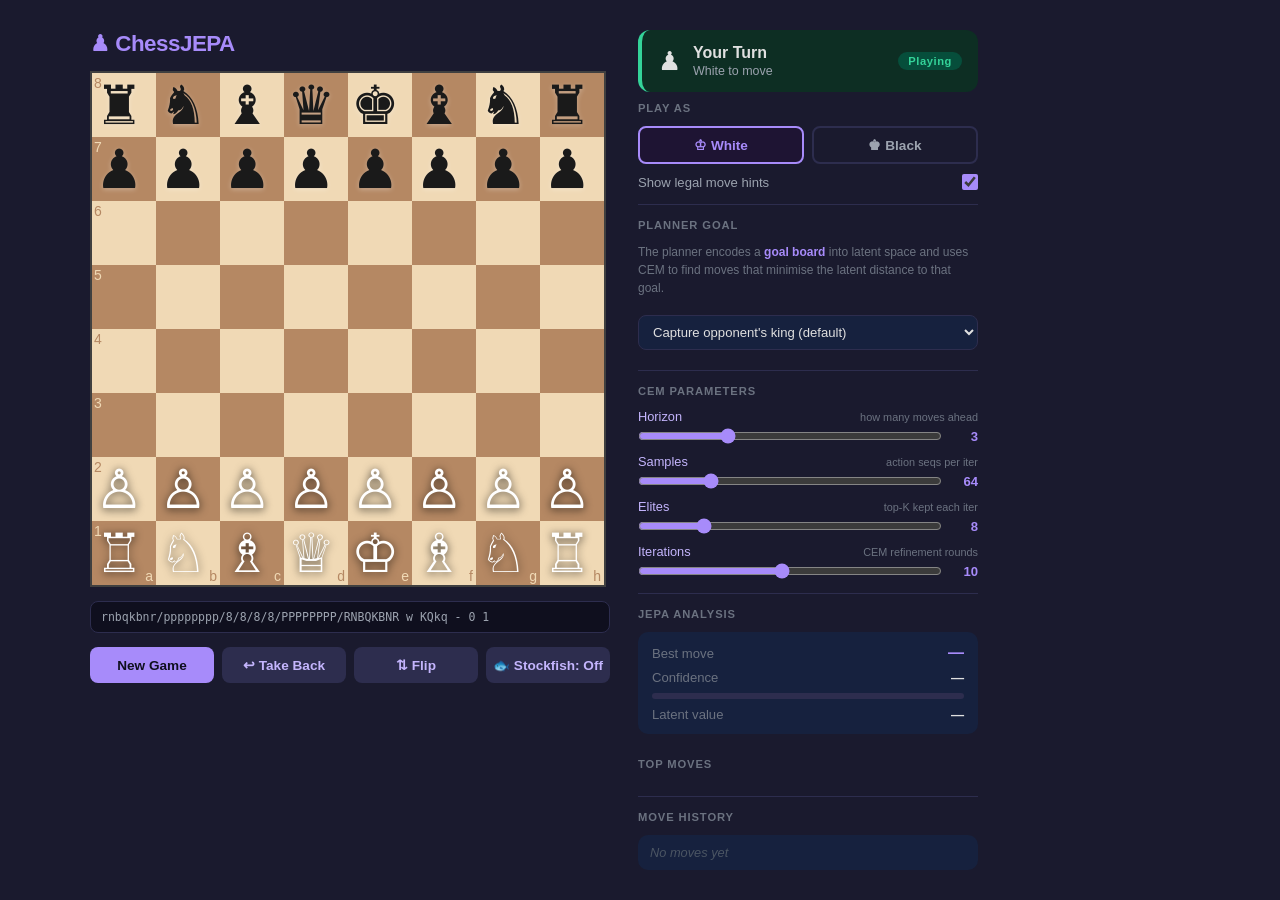
<file: templates/index.html>
<!DOCTYPE html>
<html lang="en">
<head>
<meta charset="UTF-8">
<meta name="viewport" content="width=device-width, initial-scale=1.0">
<title>ChessJEPA</title>
<link rel="stylesheet" href="/static/chessboard.min.css">
<link rel="stylesheet" href="/static/style.css">
</head>
<body>

<div class="app">

  <!-- ── Left: board ──────────────────────────────────────────────────── -->
  <div class="board-panel">

    <div class="board-header">
      <span class="logo">♟ ChessJEPA</span>
      <span id="thinkingDot" class="thinking-dot"></span>
    </div>

    <div id="board"></div>

    <div class="board-footer">
      <input id="fenInput" class="fen-input" readonly placeholder="FEN will appear here">
    </div>

    <div class="board-buttons">
      <button id="newGameBtn"      class="btn btn-primary">New Game</button>
      <button id="takeBackBtn"     class="btn btn-secondary">↩ Take Back</button>
      <button id="flipBoardBtn"    class="btn btn-secondary">⇅ Flip</button>
      <button id="stockfishBtn"    class="btn btn-secondary">🐟 Stockfish: Off</button>
    </div>

  </div>

  <!-- ── Right: settings + analysis ──────────────────────────────────── -->
  <div class="side-panel">

    <!-- Status card -->
    <div id="statusCard" class="status-card your-turn">
      <div class="status-left">
        <span id="statusIcon"  class="status-icon">♟</span>
        <div>
          <div id="statusTitle" class="status-title">Your Turn</div>
          <div id="statusSub"   class="status-sub">White to move</div>
        </div>
      </div>
      <span id="statusBadge" class="status-badge badge-playing">Playing</span>
    </div>

    <!-- Color + hints -->
    <div class="section-label">Play as</div>
    <div id="colorToggle" class="toggle-group">
      <button class="toggle-btn active" data-color="white">♔ White</button>
      <button class="toggle-btn"        data-color="black">♚ Black</button>
    </div>
    <div class="hints-row">
      <label class="hints-label" for="hintsToggle">Show legal move hints</label>
      <input id="hintsToggle" type="checkbox" checked>
    </div>

    <div class="divider"></div>

    <!-- ── Goal ─────────────────────────────────────────────────────── -->
    <div class="section-label">Planner Goal</div>

    <div class="goal-info">
      The planner encodes a <strong>goal board</strong> into latent space and uses
      CEM to find moves that minimise the latent distance to that goal.
    </div>

    <select id="goalType" class="select-input">
      <option value="king_capture">Capture opponent's king (default)</option>
      <option value="piece_capture">Capture a specific piece</option>
      <option value="target_fen">Target FEN position</option>
      <option value="preset">Preset position</option>
    </select>

    <!-- Piece capture options (shown when piece_capture selected) -->
    <div id="pieceCaptureOpts" class="goal-extra" style="display:none">
      <select id="captureTarget" class="select-input">
        <option value="q">Queen</option>
        <option value="r">Rook</option>
        <option value="b">Bishop</option>
        <option value="n">Knight</option>
        <option value="p">Pawn</option>
      </select>
    </div>

    <!-- Target FEN (shown when target_fen selected) -->
    <div id="targetFenOpts" class="goal-extra" style="display:none">
      <input id="targetFen" class="fen-input" style="background:#0f0f1e;color:#e0e0e0;"
             placeholder="Paste goal FEN here…">
    </div>

    <!-- Preset (shown when preset selected) -->
    <div id="presetOpts" class="goal-extra" style="display:none">
      <select id="presetFen" class="select-input">
        <option value="r1bqkb1r/pppp1Qpp/2n2n2/4p3/2B1P3/8/PPPP1PPP/RNB1K1NR b KQkq - 0 4">Scholar's mate</option>
        <option value="8/8/8/3k4/8/3K4/8/3Q4 w - - 0 1">Queen vs lone king</option>
        <option value="1K1k4/1P6/8/8/8/8/r7/2R5 w - - 0 1">Lucena rook endgame</option>
        <option value="4k3/8/8/4Pp2/8/8/8/4K2R w - f6 0 1">Philidor endgame</option>
      </select>
    </div>

    <div class="divider"></div>

    <!-- ── CEM parameters ────────────────────────────────────────────── -->
    <div class="section-label">CEM Parameters</div>

    <div class="sliders">

      <div class="slider-row">
        <label>Horizon <span class="slider-hint">how many moves ahead</span></label>
        <div class="slider-right">
          <input type="range" id="sliderHorizon" min="1" max="8" value="3">
          <span id="valHorizon" class="slider-val">3</span>
        </div>
      </div>

      <div class="slider-row">
        <label>Samples <span class="slider-hint">action seqs per iter</span></label>
        <div class="slider-right">
          <input type="range" id="sliderSamples" min="8" max="256" step="8" value="64">
          <span id="valSamples" class="slider-val">64</span>
        </div>
      </div>

      <div class="slider-row">
        <label>Elites <span class="slider-hint">top-K kept each iter</span></label>
        <div class="slider-right">
          <input type="range" id="sliderElites" min="2" max="32" value="8">
          <span id="valElites" class="slider-val">8</span>
        </div>
      </div>

      <div class="slider-row">
        <label>Iterations <span class="slider-hint">CEM refinement rounds</span></label>
        <div class="slider-right">
          <input type="range" id="sliderIters" min="1" max="20" value="10">
          <span id="valIters" class="slider-val">10</span>
        </div>
      </div>

    </div>

    <div class="divider"></div>

    <!-- ── JEPA Analysis ─────────────────────────────────────────────── -->
    <div class="section-label">JEPA Analysis</div>

    <div class="analysis-card">
      <div class="analysis-row">
        <span class="analysis-label">Best move</span>
        <span id="bestMoveSan" class="analysis-value best-move">—</span>
      </div>
      <div class="analysis-row">
        <span class="analysis-label">Confidence</span>
        <span id="confidencePct" class="analysis-value">—</span>
      </div>
      <div class="conf-bar-bg">
        <div id="confidenceBar" class="conf-bar-fill" style="width:0%"></div>
      </div>
      <div class="analysis-row">
        <span class="analysis-label">Latent value</span>
        <span id="predValue" class="analysis-value">—</span>
      </div>
    </div>

    <div class="section-label" style="margin-top:14px">Top moves</div>
    <div id="topMovesList" class="top-moves-list"></div>

    <div class="divider"></div>

    <!-- Move history -->
    <div class="section-label">Move History</div>
    <div id="moveHistory" class="move-history">
      <span class="history-empty">No moves yet</span>
    </div>

  </div>
</div>

<script src="/static/jquery.min.js"></script>
<script src="/static/chessboard.min.js"></script>
<script src="/static/chess.min.js"></script>
<script src="/static/app.js"></script>
</body>
</html>
</file>
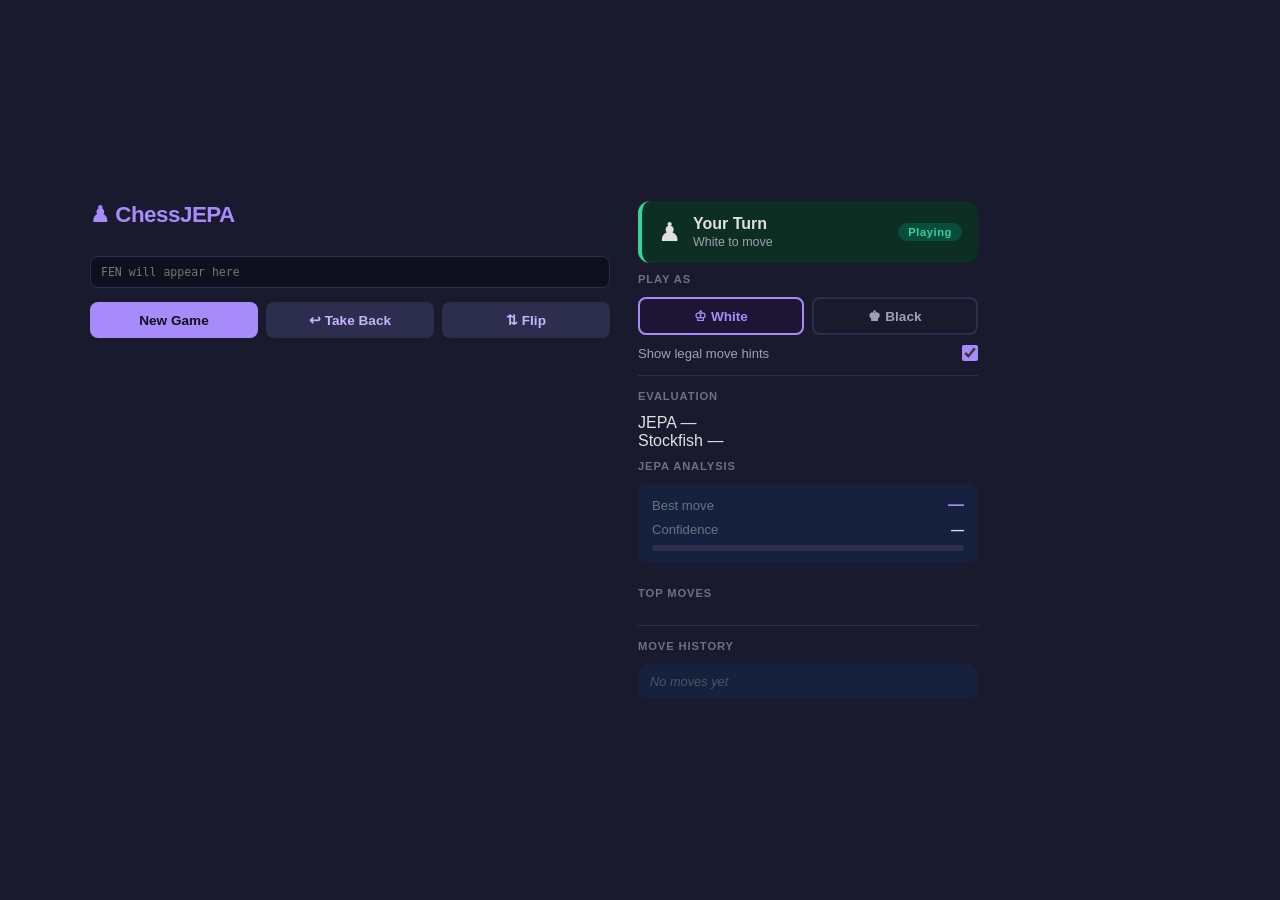
<file: app/templates/index.html>
<!DOCTYPE html>
<html lang="en">
<head>
<meta charset="UTF-8">
<meta name="viewport" content="width=device-width, initial-scale=1.0">
<title>ChessJEPA</title>
<link rel="stylesheet" href="/static/chessboard.min.css">
<link rel="stylesheet" href="/static/style.css">
</head>
<body>

<div class="app">

  <!-- ── Left: board ──────────────────────────────────────────────────── -->
  <div class="board-panel">

    <div class="board-header">
      <span class="logo">♟ ChessJEPA</span>
      <span id="thinkingDot" class="thinking-dot"></span>
    </div>

    <div id="board"></div>

    <div class="board-footer">
      <input id="fenInput" class="fen-input" readonly placeholder="FEN will appear here">
    </div>

    <div class="board-buttons">
      <button id="newGameBtn"   class="btn btn-primary">New Game</button>
      <button id="takeBackBtn"  class="btn btn-secondary">↩ Take Back</button>
      <button id="flipBoardBtn" class="btn btn-secondary">⇅ Flip</button>
    </div>

  </div>

  <!-- ── Right: settings + analysis ──────────────────────────────────── -->
  <div class="side-panel">

    <!-- Status card -->
    <div id="statusCard" class="status-card your-turn">
      <div class="status-left">
        <span id="statusIcon"  class="status-icon">♟</span>
        <div>
          <div id="statusTitle" class="status-title">Your Turn</div>
          <div id="statusSub"   class="status-sub">White to move</div>
        </div>
      </div>
      <span id="statusBadge" class="status-badge badge-playing">Playing</span>
    </div>

    <!-- Color + hints -->
    <div class="section-label">Play as</div>
    <div id="colorToggle" class="toggle-group">
      <button class="toggle-btn active" data-color="white">♔ White</button>
      <button class="toggle-btn"        data-color="black">♚ Black</button>
    </div>
    <div class="hints-row">
      <label class="hints-label" for="hintsToggle">Show legal move hints</label>
      <input id="hintsToggle" type="checkbox" checked>
    </div>

    <div class="divider"></div>

    <!-- ── Eval bars ─────────────────────────────────────────────────── -->
    <div class="section-label">Evaluation</div>
    <div class="eval-bars-card">

      <div class="eval-bar-row">
        <span class="eval-bar-label">JEPA</span>
        <span id="jepaCpLabel" class="eval-cp-label">—</span>
        <div class="eval-bar-track">
          <div id="jepaBar" class="eval-bar-white" style="width:50%"></div>
        </div>
      </div>

      <div class="eval-bar-row">
        <span class="eval-bar-label">Stockfish</span>
        <span id="sfCpLabel" class="eval-cp-label">—</span>
        <div class="eval-bar-track">
          <div id="sfBar" class="eval-bar-white" style="width:50%"></div>
        </div>
      </div>

    </div>

    <!-- ── JEPA Analysis ─────────────────────────────────────────────── -->
    <div class="section-label">JEPA Analysis</div>

    <div class="analysis-card">
      <div class="analysis-row">
        <span class="analysis-label">Best move</span>
        <span id="bestMoveSan" class="analysis-value best-move">—</span>
      </div>
      <div class="analysis-row">
        <span class="analysis-label">Confidence</span>
        <span id="confidencePct" class="analysis-value">—</span>
      </div>
      <div class="conf-bar-bg">
        <div id="confidenceBar" class="conf-bar-fill" style="width:0%"></div>
      </div>
    </div>

    <div class="section-label" style="margin-top:14px">Top moves</div>
    <div id="topMovesList" class="top-moves-list"></div>

    <div class="divider"></div>

    <!-- Move history -->
    <div class="section-label">Move History</div>
    <div id="moveHistory" class="move-history">
      <span class="history-empty">No moves yet</span>
    </div>

  </div>
</div>

<script src="/static/jquery.min.js"></script>
<script src="/static/chessboard.min.js"></script>
<script src="/static/chess.min.js"></script>
<script src="/static/app.js"></script>
</body>
</html>
</file>
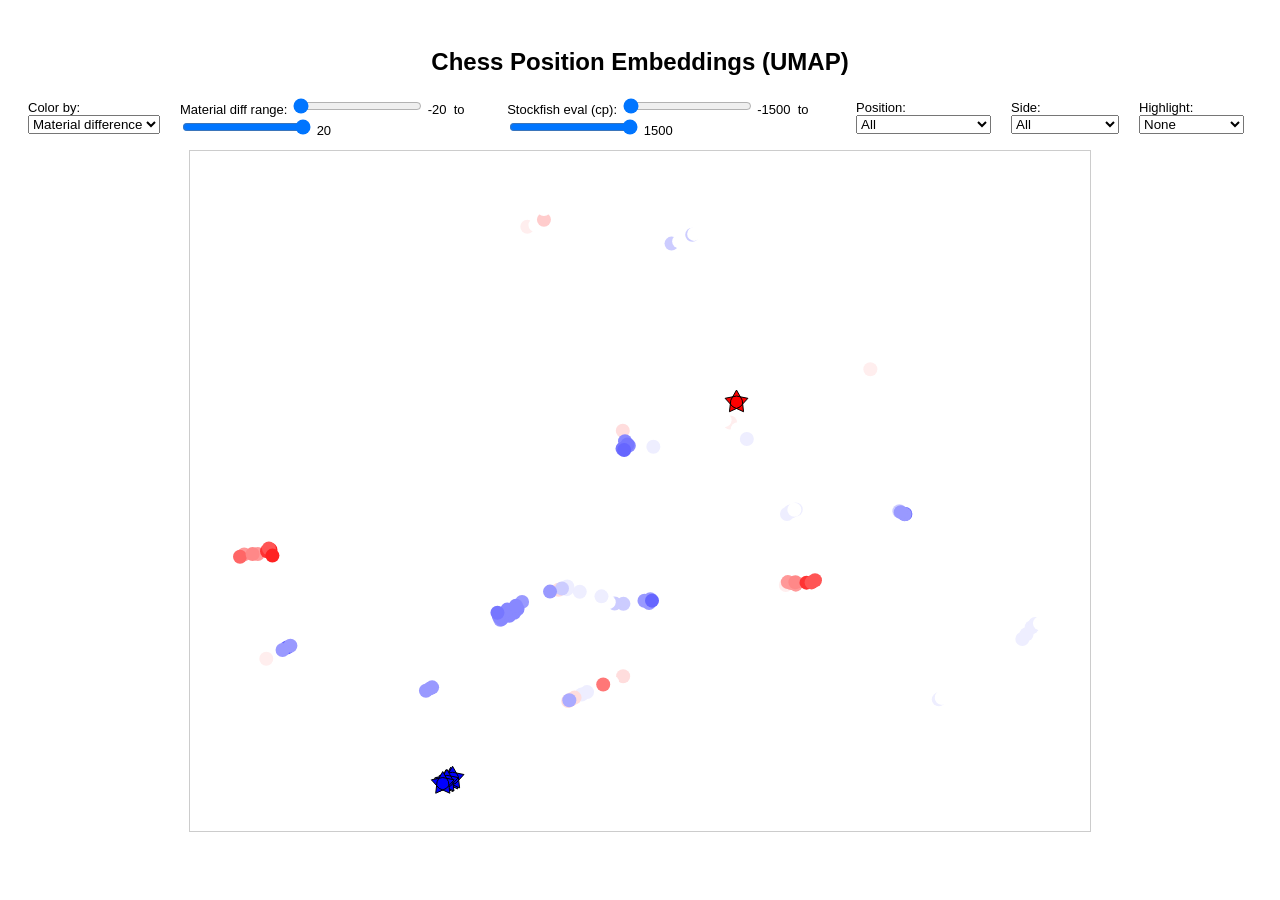
<file: viz/umap.html>
<!DOCTYPE html>
<html>
<head>
<meta charset="utf-8">
<title>Chess Embedding UMAP</title>
<style>
  body { font-family: sans-serif; display: flex; flex-direction: column; align-items: center; padding: 20px; }
  #controls { margin-bottom: 12px; display: flex; gap: 20px; align-items: center; }
  canvas { border: 1px solid #ccc; cursor: pointer; }
  label { font-size: 13px; }
</style>
</head>
<body>
<h2>Chess Position Embeddings (UMAP)</h2>
<div id="controls">
  <label>Color by:
    <select id="colorBy">
      <option value="material_diff">Material difference</option>
      <option value="side_to_move">Side to move</option>
      <option value="eval_cp">Stockfish eval</option>
      <option value="eval_label">Win / Equal / Lose</option>
    </select>
  </label>
  <label>Material diff range:
    <input type="range" id="matMin" min="-20" max="20" value="-20" step="1"> <span id="matMinVal">-20</span>
    &nbsp;to&nbsp;
    <input type="range" id="matMax" min="-20" max="20" value="20"  step="1"> <span id="matMaxVal">20</span>
  </label>
  <label>Stockfish eval (cp):
    <input type="range" id="evalMin" min="-1500" max="1500" value="-1500" step="50"> <span id="evalMinVal">-1500</span>
    &nbsp;to&nbsp;
    <input type="range" id="evalMax" min="-1500" max="1500" value="1500"  step="50"> <span id="evalMaxVal">1500</span>
  </label>
  <label>Position:
    <select id="evalLabel">
      <option value="all">All</option>
      <option value="winning">Winning (&gt;+150cp)</option>
      <option value="equal">Equal (±150cp)</option>
      <option value="losing">Losing (&lt;-150cp)</option>
    </select>
  </label>
  <label>Side:
    <select id="sideFilter">
      <option value="all">All</option>
      <option value="white">White to move</option>
      <option value="black">Black to move</option>
    </select>
  </label>
  <label>Highlight:
    <select id="highlight">
      <option value="none">None</option>
      <option value="white_winning">White winning</option>
      <option value="black_winning">Black winning</option>
      <option value="white_losing">White losing</option>
      <option value="black_losing">Black losing</option>
    </select>
  </label>
</div>
<canvas id="c" width="900" height="680"></canvas>

<script>
const points    = [{"x": 6.262410640716553, "y": -1.2563087940216064, "fen": "rnbqkbnr/pppppppp/8/8/4P3/8/PPPP1PPP/RNBQKBNR b KQkq - 0 1", "material_diff": 0, "side_to_move": "black", "eval_cp": -46, "eval_label": "equal", "url": "https://lichess.org/analysis/rnbqkbnr/pppppppp/8/8/4P3/8/PPPP1PPP/RNBQKBNR_b_KQkq_-_0_1"}, {"x": 6.690608501434326, "y": -0.10476332902908325, "fen": "rnbqkbnr/pppp1ppp/8/4p3/4P3/8/PPPP1PPP/RNBQKBNR w KQkq - 0 2", "material_diff": 0, "side_to_move": "white", "eval_cp": 39, "eval_label": "equal", "url": "https://lichess.org/analysis/rnbqkbnr/pppp1ppp/8/4p3/4P3/8/PPPP1PPP/RNBQKBNR_w_KQkq_-_0_2"}, {"x": 6.698024749755859, "y": 0.604280948638916, "fen": "rnbqkbnr/pppp1ppp/8/4p3/4P3/5N2/PPPP1PPP/RNBQKB1R b KQkq - 1 2", "material_diff": 0, "side_to_move": "black", "eval_cp": -39, "eval_label": "equal", "url": "https://lichess.org/analysis/rnbqkbnr/pppp1ppp/8/4p3/4P3/5N2/PPPP1PPP/RNBQKB1R_b_KQkq_-_1_2"}, {"x": 6.821757793426514, "y": 0.4547489583492279, "fen": "r1bqkbnr/pppp1ppp/2n5/4p3/4P3/5N2/PPPP1PPP/RNBQKB1R w KQkq - 2 3", "material_diff": 0, "side_to_move": "white", "eval_cp": 39, "eval_label": "equal", "url": "https://lichess.org/analysis/r1bqkbnr/pppp1ppp/2n5/4p3/4P3/5N2/PPPP1PPP/RNBQKB1R_w_KQkq_-_2_3"}, {"x": -1.4451026916503906, "y": -11.580825805664062, "fen": "r1bqkbnr/pppp1ppp/2n5/4p3/2B1P3/5N2/PPPP1PPP/RNBQK2R b KQkq - 3 3", "material_diff": 0, "side_to_move": "black", "eval_cp": -5, "eval_label": "equal", "url": "https://lichess.org/analysis/r1bqkbnr/pppp1ppp/2n5/4p3/2B1P3/5N2/PPPP1PPP/RNBQK2R_b_KQkq_-_3_3"}, {"x": -1.2411515712738037, "y": -11.390578269958496, "fen": "r1bqk1nr/pppp1ppp/2n5/2b1p3/2B1P3/5N2/PPPP1PPP/RNBQK2R w KQkq - 4 4", "material_diff": 0, "side_to_move": "white", "eval_cp": 20, "eval_label": "equal", "url": "https://lichess.org/analysis/r1bqk1nr/pppp1ppp/2n5/2b1p3/2B1P3/5N2/PPPP1PPP/RNBQK2R_w_KQkq_-_4_4"}, {"x": -1.4073736667633057, "y": -11.977569580078125, "fen": "r1bqk1nr/pppp1ppp/2n5/2b1p3/2B1P3/2P2N2/PP1P1PPP/RNBQK2R b KQkq - 0 4", "material_diff": 0, "side_to_move": "black", "eval_cp": -18, "eval_label": "equal", "url": "https://lichess.org/analysis/r1bqk1nr/pppp1ppp/2n5/2b1p3/2B1P3/2P2N2/PP1P1PPP/RNBQK2R_b_KQkq_-_0_4"}, {"x": -1.0113945007324219, "y": -11.423279762268066, "fen": "r1bqk1nr/1ppp1ppp/p1n5/2b1p3/2B1P3/2P2N2/PP1P1PPP/RNBQK2R w KQkq - 0 5", "material_diff": 0, "side_to_move": "white", "eval_cp": 132, "eval_label": "equal", "url": "https://lichess.org/analysis/r1bqk1nr/1ppp1ppp/p1n5/2b1p3/2B1P3/2P2N2/PP1P1PPP/RNBQK2R_w_KQkq_-_0_5"}, {"x": -1.558643102645874, "y": -12.185136795043945, "fen": "r1bqk1nr/1ppp1ppp/p1n5/2b1p3/2BPP3/2P2N2/PP3PPP/RNBQK2R b KQkq - 0 5", "material_diff": 0, "side_to_move": "black", "eval_cp": -127, "eval_label": "equal", "url": "https://lichess.org/analysis/r1bqk1nr/1ppp1ppp/p1n5/2b1p3/2BPP3/2P2N2/PP3PPP/RNBQK2R_b_KQkq_-_0_5"}, {"x": -0.8935596942901611, "y": -11.552020072937012, "fen": "r1bqk1nr/1ppp1ppp/p1n5/2b5/2BpP3/2P2N2/PP3PPP/RNBQK2R w KQkq - 0 6", "material_diff": -1, "side_to_move": "white", "eval_cp": 115, "eval_label": "equal", "url": "https://lichess.org/analysis/r1bqk1nr/1ppp1ppp/p1n5/2b5/2BpP3/2P2N2/PP3PPP/RNBQK2R_w_KQkq_-_0_6"}, {"x": -1.3756650686264038, "y": -12.184895515441895, "fen": "r1bqk1nr/1ppp1ppp/p1n5/2b5/2BPP3/5N2/PP3PPP/RNBQK2R b KQkq - 0 6", "material_diff": 0, "side_to_move": "black", "eval_cp": -114, "eval_label": "equal", "url": "https://lichess.org/analysis/r1bqk1nr/1ppp1ppp/p1n5/2b5/2BPP3/5N2/PP3PPP/RNBQK2R_b_KQkq_-_0_6"}, {"x": -0.5951060652732849, "y": -11.667220115661621, "fen": "r1bqk1nr/1pppbppp/p1n5/8/2BPP3/5N2/PP3PPP/RNBQK2R w KQkq - 1 7", "material_diff": 0, "side_to_move": "white", "eval_cp": 212, "eval_label": "winning", "url": "https://lichess.org/analysis/r1bqk1nr/1pppbppp/p1n5/8/2BPP3/5N2/PP3PPP/RNBQK2R_w_KQkq_-_1_7"}, {"x": -0.7103398442268372, "y": -12.62214469909668, "fen": "r1bqk1nr/1pppbppp/p1n5/8/2BPP3/1Q3N2/PP3PPP/RNB1K2R b KQkq - 2 7", "material_diff": 0, "side_to_move": "black", "eval_cp": -211, "eval_label": "losing", "url": "https://lichess.org/analysis/r1bqk1nr/1pppbppp/p1n5/8/2BPP3/1Q3N2/PP3PPP/RNB1K2R_b_KQkq_-_2_7"}, {"x": -0.11916668713092804, "y": -12.109673500061035, "fen": "r1bqk1nr/1pppbppp/p7/n7/2BPP3/1Q3N2/PP3PPP/RNB1K2R w KQkq - 3 8", "material_diff": 0, "side_to_move": "white", "eval_cp": 228, "eval_label": "winning", "url": "https://lichess.org/analysis/r1bqk1nr/1pppbppp/p7/n7/2BPP3/1Q3N2/PP3PPP/RNB1K2R_w_KQkq_-_3_8"}, {"x": -0.030491190031170845, "y": -12.365044593811035, "fen": "r1bqk1nr/1pppbppp/p7/n7/2BPP3/5N2/PPQ2PPP/RNB1K2R b KQkq - 4 8", "material_diff": 0, "side_to_move": "black", "eval_cp": 29, "eval_label": "equal", "url": "https://lichess.org/analysis/r1bqk1nr/1pppbppp/p7/n7/2BPP3/5N2/PPQ2PPP/RNB1K2R_b_KQkq_-_4_8"}, {"x": -0.28367000818252563, "y": -12.025882720947266, "fen": "r1bqk1nr/1pppbppp/p7/8/2nPP3/5N2/PPQ2PPP/RNB1K2R w KQkq - 0 9", "material_diff": -3, "side_to_move": "white", "eval_cp": -36, "eval_label": "equal", "url": "https://lichess.org/analysis/r1bqk1nr/1pppbppp/p7/8/2nPP3/5N2/PPQ2PPP/RNB1K2R_w_KQkq_-_0_9"}, {"x": -0.2848760783672333, "y": -12.757161140441895, "fen": "r1bqk1nr/1pppbppp/p7/8/2QPP3/5N2/PP3PPP/RNB1K2R b KQkq - 0 9", "material_diff": 0, "side_to_move": "black", "eval_cp": 36, "eval_label": "equal", "url": "https://lichess.org/analysis/r1bqk1nr/1pppbppp/p7/8/2QPP3/5N2/PP3PPP/RNB1K2R_b_KQkq_-_0_9"}, {"x": -0.14623114466667175, "y": -13.116497039794922, "fen": "r1bqk1nr/1pp1bppp/p2p4/8/2QPP3/5N2/PP3PPP/RNB1K2R w KQkq - 0 10", "material_diff": 0, "side_to_move": "white", "eval_cp": 20, "eval_label": "equal", "url": "https://lichess.org/analysis/r1bqk1nr/1pp1bppp/p2p4/8/2QPP3/5N2/PP3PPP/RNB1K2R_w_KQkq_-_0_10"}, {"x": -0.19427086412906647, "y": -13.086173057556152, "fen": "r1bqk1nr/1pp1bppp/p2p4/8/2QPP3/2N2N2/PP3PPP/R1B1K2R b KQkq - 1 10", "material_diff": 0, "side_to_move": "black", "eval_cp": -21, "eval_label": "equal", "url": "https://lichess.org/analysis/r1bqk1nr/1pp1bppp/p2p4/8/2QPP3/2N2N2/PP3PPP/R1B1K2R_b_KQkq_-_1_10"}, {"x": -0.13830116391181946, "y": -13.297730445861816, "fen": "r1bqk1nr/1p2bppp/p1pp4/8/2QPP3/2N2N2/PP3PPP/R1B1K2R w KQkq - 0 11", "material_diff": 0, "side_to_move": "white", "eval_cp": 60, "eval_label": "equal", "url": "https://lichess.org/analysis/r1bqk1nr/1p2bppp/p1pp4/8/2QPP3/2N2N2/PP3PPP/R1B1K2R_w_KQkq_-_0_11"}, {"x": 6.828425407409668, "y": 25.624099731445312, "fen": "r1bqk1nr/1p2bppp/p1pp4/8/2QPP3/2N2N2/PP3PPP/R1B2RK1 b kq - 1 11", "material_diff": 0, "side_to_move": "black", "eval_cp": -24, "eval_label": "equal", "url": "https://lichess.org/analysis/r1bqk1nr/1p2bppp/p1pp4/8/2QPP3/2N2N2/PP3PPP/R1B2RK1_b_kq_-_1_11"}, {"x": -10.720879554748535, "y": 17.909393310546875, "fen": "r1bqk1nr/1p2bpp1/p1pp3p/8/2QPP3/2N2N2/PP3PPP/R1B2RK1 w kq - 0 12", "material_diff": 0, "side_to_move": "white", "eval_cp": 99, "eval_label": "equal", "url": "https://lichess.org/analysis/r1bqk1nr/1p2bpp1/p1pp3p/8/2QPP3/2N2N2/PP3PPP/R1B2RK1_w_kq_-_0_12"}, {"x": 6.704132556915283, "y": 25.74890899658203, "fen": "r1bqk1nr/1p2bpp1/p1pp3p/8/2QPP3/2N2N2/PP3PPP/R1B1R1K1 b kq - 1 12", "material_diff": 0, "side_to_move": "black", "eval_cp": -27, "eval_label": "equal", "url": "https://lichess.org/analysis/r1bqk1nr/1p2bpp1/p1pp3p/8/2QPP3/2N2N2/PP3PPP/R1B1R1K1_b_kq_-_1_12"}, {"x": -10.631759643554688, "y": 17.820192337036133, "fen": "r1bqk2r/1p2bpp1/p1pp1n1p/8/2QPP3/2N2N2/PP3PPP/R1B1R1K1 w kq - 2 13", "material_diff": 0, "side_to_move": "white", "eval_cp": 25, "eval_label": "equal", "url": "https://lichess.org/analysis/r1bqk2r/1p2bpp1/p1pp1n1p/8/2QPP3/2N2N2/PP3PPP/R1B1R1K1_w_kq_-_2_13"}, {"x": 6.914601802825928, "y": 25.538578033447266, "fen": "r1bqk2r/1p2bpp1/p1pp1n1p/3P4/2Q1P3/2N2N2/PP3PPP/R1B1R1K1 b kq - 0 13", "material_diff": 0, "side_to_move": "black", "eval_cp": -24, "eval_label": "equal", "url": "https://lichess.org/analysis/r1bqk2r/1p2bpp1/p1pp1n1p/3P4/2Q1P3/2N2N2/PP3PPP/R1B1R1K1_b_kq_-_0_13"}, {"x": -10.535125732421875, "y": 17.723543167114258, "fen": "r1bqk2r/1p2bpp1/p2p1n1p/2pP4/2Q1P3/2N2N2/PP3PPP/R1B1R1K1 w kq - 0 14", "material_diff": 0, "side_to_move": "white", "eval_cp": 69, "eval_label": "equal", "url": "https://lichess.org/analysis/r1bqk2r/1p2bpp1/p2p1n1p/2pP4/2Q1P3/2N2N2/PP3PPP/R1B1R1K1_w_kq_-_0_14"}, {"x": 6.756463050842285, "y": 25.69685173034668, "fen": "r1bqk2r/1p2bpp1/p2p1n1p/2pPP3/2Q5/2N2N2/PP3PPP/R1B1R1K1 b kq - 0 14", "material_diff": 0, "side_to_move": "black", "eval_cp": -77, "eval_label": "equal", "url": "https://lichess.org/analysis/r1bqk2r/1p2bpp1/p2p1n1p/2pPP3/2Q5/2N2N2/PP3PPP/R1B1R1K1_b_kq_-_0_14"}, {"x": -10.470608711242676, "y": 17.658926010131836, "fen": "r1bqk2r/1p2bpp1/p4n1p/2pPp3/2Q5/2N2N2/PP3PPP/R1B1R1K1 w kq - 0 15", "material_diff": -1, "side_to_move": "white", "eval_cp": 79, "eval_label": "equal", "url": "https://lichess.org/analysis/r1bqk2r/1p2bpp1/p4n1p/2pPp3/2Q5/2N2N2/PP3PPP/R1B1R1K1_w_kq_-_0_15"}, {"x": 6.531834602355957, "y": 25.9210147857666, "fen": "r1bqk2r/1p2bpp1/p4n1p/2pPN3/2Q5/2N5/PP3PPP/R1B1R1K1 b kq - 0 15", "material_diff": 0, "side_to_move": "black", "eval_cp": -66, "eval_label": "equal", "url": "https://lichess.org/analysis/r1bqk2r/1p2bpp1/p4n1p/2pPN3/2Q5/2N5/PP3PPP/R1B1R1K1_b_kq_-_0_15"}, {"x": 2.788179874420166, "y": 18.651626586914062, "fen": "r1bq1rk1/1p2bpp1/p4n1p/2pPN3/2Q5/2N5/PP3PPP/R1B1R1K1 w - - 1 16", "material_diff": 0, "side_to_move": "white", "eval_cp": 66, "eval_label": "equal", "url": "https://lichess.org/analysis/r1bq1rk1/1p2bpp1/p4n1p/2pPN3/2Q5/2N5/PP3PPP/R1B1R1K1_w_-_-_1_16"}, {"x": 2.95930552482605, "y": 13.913402557373047, "fen": "r1bq1rk1/1p2bpp1/p4nNp/2pP4/2Q5/2N5/PP3PPP/R1B1R1K1 b - - 2 16", "material_diff": 0, "side_to_move": "black", "eval_cp": -66, "eval_label": "equal", "url": "https://lichess.org/analysis/r1bq1rk1/1p2bpp1/p4nNp/2pP4/2Q5/2N5/PP3PPP/R1B1R1K1_b_-_-_2_16"}, {"x": 2.831209421157837, "y": 18.611461639404297, "fen": "r1bqr1k1/1p2bpp1/p4nNp/2pP4/2Q5/2N5/PP3PPP/R1B1R1K1 w - - 3 17", "material_diff": 0, "side_to_move": "white", "eval_cp": 69, "eval_label": "equal", "url": "https://lichess.org/analysis/r1bqr1k1/1p2bpp1/p4nNp/2pP4/2Q5/2N5/PP3PPP/R1B1R1K1_w_-_-_3_17"}, {"x": 2.631762981414795, "y": 13.942853927612305, "fen": "r1bqr1k1/1p2Rpp1/p4nNp/2pP4/2Q5/2N5/PP3PPP/R1B3K1 b - - 0 17", "material_diff": 3, "side_to_move": "black", "eval_cp": -29, "eval_label": "equal", "url": "https://lichess.org/analysis/r1bqr1k1/1p2Rpp1/p4nNp/2pP4/2Q5/2N5/PP3PPP/R1B3K1_b_-_-_0_17"}, {"x": 2.6219635009765625, "y": 18.839893341064453, "fen": "r1bq2k1/1p2rpp1/p4nNp/2pP4/2Q5/2N5/PP3PPP/R1B3K1 w - - 0 18", "material_diff": -2, "side_to_move": "white", "eval_cp": 25, "eval_label": "equal", "url": "https://lichess.org/analysis/r1bq2k1/1p2rpp1/p4nNp/2pP4/2Q5/2N5/PP3PPP/R1B3K1_w_-_-_0_18"}, {"x": 2.309100389480591, "y": 13.91796588897705, "fen": "r1bq2k1/1p2Npp1/p4n1p/2pP4/2Q5/2N5/PP3PPP/R1B3K1 b - - 0 18", "material_diff": 3, "side_to_move": "black", "eval_cp": -29, "eval_label": "equal", "url": "https://lichess.org/analysis/r1bq2k1/1p2Npp1/p4n1p/2pP4/2Q5/2N5/PP3PPP/R1B3K1_b_-_-_0_18"}, {"x": 2.2184414863586426, "y": 19.26459312438965, "fen": "r1b3k1/1p2qpp1/p4n1p/2pP4/2Q5/2N5/PP3PPP/R1B3K1 w - - 0 19", "material_diff": 0, "side_to_move": "white", "eval_cp": 31, "eval_label": "equal", "url": "https://lichess.org/analysis/r1b3k1/1p2qpp1/p4n1p/2pP4/2Q5/2N5/PP3PPP/R1B3K1_w_-_-_0_19"}, {"x": 2.0934431552886963, "y": 13.828239440917969, "fen": "r1b3k1/1p2qpp1/p4n1p/2pP4/2Q2B2/2N5/PP3PPP/R5K1 b - - 1 19", "material_diff": 0, "side_to_move": "black", "eval_cp": -26, "eval_label": "equal", "url": "https://lichess.org/analysis/r1b3k1/1p2qpp1/p4n1p/2pP4/2Q2B2/2N5/PP3PPP/R5K1_b_-_-_1_19"}, {"x": 2.0397777557373047, "y": 19.394887924194336, "fen": "r1b3k1/4qpp1/p4n1p/1ppP4/2Q2B2/2N5/PP3PPP/R5K1 w - - 0 20", "material_diff": 0, "side_to_move": "white", "eval_cp": 54, "eval_label": "equal", "url": "https://lichess.org/analysis/r1b3k1/4qpp1/p4n1p/1ppP4/2Q2B2/2N5/PP3PPP/R5K1_w_-_-_0_20"}, {"x": 1.919305682182312, "y": 13.624665260314941, "fen": "r1b3k1/4qpp1/p2P1n1p/1pp5/2Q2B2/2N5/PP3PPP/R5K1 b - - 0 20", "material_diff": 0, "side_to_move": "black", "eval_cp": -23, "eval_label": "equal", "url": "https://lichess.org/analysis/r1b3k1/4qpp1/p2P1n1p/1pp5/2Q2B2/2N5/PP3PPP/R5K1_b_-_-_0_20"}, {"x": 1.8875030279159546, "y": 19.47515296936035, "fen": "r1b3k1/3q1pp1/p2P1n1p/1pp5/2Q2B2/2N5/PP3PPP/R5K1 w - - 1 21", "material_diff": 0, "side_to_move": "white", "eval_cp": 138, "eval_label": "equal", "url": "https://lichess.org/analysis/r1b3k1/3q1pp1/p2P1n1p/1pp5/2Q2B2/2N5/PP3PPP/R5K1_w_-_-_1_21"}, {"x": 1.8267649412155151, "y": 13.436795234680176, "fen": "r1b3k1/3q1pp1/p2P1n1p/1pQ5/5B2/2N5/PP3PPP/R5K1 b - - 0 21", "material_diff": 1, "side_to_move": "black", "eval_cp": -123, "eval_label": "equal", "url": "https://lichess.org/analysis/r1b3k1/3q1pp1/p2P1n1p/1pQ5/5B2/2N5/PP3PPP/R5K1_b_-_-_0_21"}, {"x": 1.2963452339172363, "y": 19.909460067749023, "fen": "r5k1/1b1q1pp1/p2P1n1p/1pQ5/5B2/2N5/PP3PPP/R5K1 w - - 1 22", "material_diff": 1, "side_to_move": "white", "eval_cp": 115, "eval_label": "equal", "url": "https://lichess.org/analysis/r5k1/1b1q1pp1/p2P1n1p/1pQ5/5B2/2N5/PP3PPP/R5K1_w_-_-_1_22"}, {"x": 1.0297908782958984, "y": 13.12564468383789, "fen": "r5k1/1bQq1pp1/p2P1n1p/1p6/5B2/2N5/PP3PPP/R5K1 b - - 2 22", "material_diff": 1, "side_to_move": "black", "eval_cp": -71, "eval_label": "equal", "url": "https://lichess.org/analysis/r5k1/1bQq1pp1/p2P1n1p/1p6/5B2/2N5/PP3PPP/R5K1_b_-_-_2_22"}, {"x": 1.8906733989715576, "y": 19.400821685791016, "fen": "r5k1/1bq2pp1/p2P1n1p/1p6/5B2/2N5/PP3PPP/R5K1 w - - 0 23", "material_diff": -8, "side_to_move": "white", "eval_cp": 297, "eval_label": "winning", "url": "https://lichess.org/analysis/r5k1/1bq2pp1/p2P1n1p/1p6/5B2/2N5/PP3PPP/R5K1_w_-_-_0_23"}, {"x": 0.570996105670929, "y": 12.76563835144043, "fen": "r5k1/1bP2pp1/p4n1p/1p6/5B2/2N5/PP3PPP/R5K1 b - - 0 23", "material_diff": 1, "side_to_move": "black", "eval_cp": -280, "eval_label": "losing", "url": "https://lichess.org/analysis/r5k1/1bP2pp1/p4n1p/1p6/5B2/2N5/PP3PPP/R5K1_b_-_-_0_23"}, {"x": 1.099820852279663, "y": 20.068830490112305, "fen": "r5k1/1bP2pp1/p6p/1p1n4/5B2/2N5/PP3PPP/R5K1 w - - 1 24", "material_diff": 1, "side_to_move": "white", "eval_cp": 510, "eval_label": "winning", "url": "https://lichess.org/analysis/r5k1/1bP2pp1/p6p/1p1n4/5B2/2N5/PP3PPP/R5K1_w_-_-_1_24"}, {"x": 0.5601426362991333, "y": 12.949382781982422, "fen": "r5k1/1bP2pp1/p6p/1p1n4/5B2/2N5/PP3PPP/3R2K1 b - - 2 24", "material_diff": 1, "side_to_move": "black", "eval_cp": -412, "eval_label": "losing", "url": "https://lichess.org/analysis/r5k1/1bP2pp1/p6p/1p1n4/5B2/2N5/PP3PPP/3R2K1_b_-_-_2_24"}, {"x": 0.7193066477775574, "y": 20.39607048034668, "fen": "r5k1/1bP2pp1/p6p/1p6/5n2/2N5/PP3PPP/3R2K1 w - - 0 25", "material_diff": -2, "side_to_move": "white", "eval_cp": 482, "eval_label": "winning", "url": "https://lichess.org/analysis/r5k1/1bP2pp1/p6p/1p6/5n2/2N5/PP3PPP/3R2K1_w_-_-_0_25"}, {"x": 0.25283968448638916, "y": 12.983955383300781, "fen": "r2R2k1/1bP2pp1/p6p/1p6/5n2/2N5/PP3PPP/6K1 b - - 1 25", "material_diff": -2, "side_to_move": "black", "eval_cp": -546, "eval_label": "losing", "url": "https://lichess.org/analysis/r2R2k1/1bP2pp1/p6p/1p6/5n2/2N5/PP3PPP/6K1_b_-_-_1_25"}, {"x": 0.8396173119544983, "y": 20.2813663482666, "fen": "r2R4/1bP2ppk/p6p/1p6/5n2/2N5/PP3PPP/6K1 w - - 2 26", "material_diff": -2, "side_to_move": "white", "eval_cp": 540, "eval_label": "winning", "url": "https://lichess.org/analysis/r2R4/1bP2ppk/p6p/1p6/5n2/2N5/PP3PPP/6K1_w_-_-_2_26"}, {"x": 0.3769538104534149, "y": 12.909317016601562, "fen": "R7/1bP2ppk/p6p/1p6/5n2/2N5/PP3PPP/6K1 b - - 0 26", "material_diff": 3, "side_to_move": "black", "eval_cp": -553, "eval_label": "losing", "url": "https://lichess.org/analysis/R7/1bP2ppk/p6p/1p6/5n2/2N5/PP3PPP/6K1_b_-_-_0_26"}, {"x": 0.6056680083274841, "y": 20.50916290283203, "fen": "b7/2P2ppk/p6p/1p6/5n2/2N5/PP3PPP/6K1 w - - 0 27", "material_diff": -2, "side_to_move": "white", "eval_cp": 598, "eval_label": "winning", "url": "https://lichess.org/analysis/b7/2P2ppk/p6p/1p6/5n2/2N5/PP3PPP/6K1_w_-_-_0_27"}, {"x": -0.0608433336019516, "y": 13.114415168762207, "fen": "b1Q5/5ppk/p6p/1p6/5n2/2N5/PP3PPP/6K1 b - - 0 27", "material_diff": 6, "side_to_move": "black", "eval_cp": -592, "eval_label": "losing", "url": "https://lichess.org/analysis/b1Q5/5ppk/p6p/1p6/5n2/2N5/PP3PPP/6K1_b_-_-_0_27"}, {"x": 0.6468293070793152, "y": 20.46189308166504, "fen": "2Q5/5ppk/p6p/1p6/5n2/2N5/PP3PbP/6K1 w - - 0 28", "material_diff": 5, "side_to_move": "white", "eval_cp": 658, "eval_label": "winning", "url": "https://lichess.org/analysis/2Q5/5ppk/p6p/1p6/5n2/2N5/PP3PbP/6K1_w_-_-_0_28"}, {"x": -1.0857250690460205, "y": 13.809399604797363, "fen": "8/5ppk/Q6p/1p6/5n2/2N5/PP3PbP/6K1 b - - 0 28", "material_diff": 6, "side_to_move": "black", "eval_cp": -505, "eval_label": "losing", "url": "https://lichess.org/analysis/8/5ppk/Q6p/1p6/5n2/2N5/PP3PbP/6K1_b_-_-_0_28"}, {"x": -1.8835244178771973, "y": 15.016595840454102, "fen": "8/5ppk/Q6p/1p6/5n2/2N2b2/PP3P1P/6K1 w - - 1 29", "material_diff": 6, "side_to_move": "white", "eval_cp": 525, "eval_label": "winning", "url": "https://lichess.org/analysis/8/5ppk/Q6p/1p6/5n2/2N2b2/PP3P1P/6K1_w_-_-_1_29"}, {"x": -1.2529020309448242, "y": 14.293551445007324, "fen": "8/5ppk/7p/1Q6/5n2/2N2b2/PP3P1P/6K1 b - - 0 29", "material_diff": 7, "side_to_move": "black", "eval_cp": -534, "eval_label": "losing", "url": "https://lichess.org/analysis/8/5ppk/7p/1Q6/5n2/2N2b2/PP3P1P/6K1_b_-_-_0_29"}, {"x": -1.374805212020874, "y": 14.543423652648926, "fen": "8/5ppk/7p/1Q6/8/2N2b1n/PP3P1P/6K1 w - - 1 30", "material_diff": 7, "side_to_move": "white", "eval_cp": 585, "eval_label": "winning", "url": "https://lichess.org/analysis/8/5ppk/7p/1Q6/8/2N2b1n/PP3P1P/6K1_w_-_-_1_30"}, {"x": -1.365941047668457, "y": 14.30998420715332, "fen": "8/5ppk/7p/1Q6/8/2N2b1n/PP3P1P/5K2 b - - 2 30", "material_diff": 7, "side_to_move": "black", "eval_cp": -561, "eval_label": "losing", "url": "https://lichess.org/analysis/8/5ppk/7p/1Q6/8/2N2b1n/PP3P1P/5K2_b_-_-_2_30"}, {"x": -1.5551424026489258, "y": 14.74827766418457, "fen": "8/5p1k/6pp/1Q6/8/2N2b1n/PP3P1P/5K2 w - - 0 31", "material_diff": 7, "side_to_move": "white", "eval_cp": 602, "eval_label": "winning", "url": "https://lichess.org/analysis/8/5p1k/6pp/1Q6/8/2N2b1n/PP3P1P/5K2_w_-_-_0_31"}, {"x": -1.629948377609253, "y": 14.32978630065918, "fen": "8/3Q1p1k/6pp/8/8/2N2b1n/PP3P1P/5K2 b - - 1 31", "material_diff": 7, "side_to_move": "black", "eval_cp": -579, "eval_label": "losing", "url": "https://lichess.org/analysis/8/3Q1p1k/6pp/8/8/2N2b1n/PP3P1P/5K2_b_-_-_1_31"}, {"x": -1.8399275541305542, "y": 14.9778413772583, "fen": "8/3Q1p1k/6pp/6n1/8/2N2b2/PP3P1P/5K2 w - - 2 32", "material_diff": 7, "side_to_move": "white", "eval_cp": 570, "eval_label": "winning", "url": "https://lichess.org/analysis/8/3Q1p1k/6pp/6n1/8/2N2b2/PP3P1P/5K2_w_-_-_2_32"}, {"x": -1.3107258081436157, "y": 14.062417030334473, "fen": "8/3Q1p1k/6pp/6n1/7P/2N2b2/PP3P2/5K2 b - - 0 32", "material_diff": 7, "side_to_move": "black", "eval_cp": -662, "eval_label": "losing", "url": "https://lichess.org/analysis/8/3Q1p1k/6pp/6n1/7P/2N2b2/PP3P2/5K2_b_-_-_0_32"}, {"x": -1.9350353479385376, "y": 14.805538177490234, "fen": "8/3Q1p1k/4n1pp/8/7P/2N2b2/PP3P2/5K2 w - - 1 33", "material_diff": 7, "side_to_move": "white", "eval_cp": 704, "eval_label": "winning", "url": "https://lichess.org/analysis/8/3Q1p1k/4n1pp/8/7P/2N2b2/PP3P2/5K2_w_-_-_1_33"}, {"x": -1.9896997213363647, "y": 14.53982925415039, "fen": "8/5Q1k/4n1pp/8/7P/2N2b2/PP3P2/5K2 b - - 0 33", "material_diff": 8, "side_to_move": "black", "eval_cp": -749, "eval_label": "losing", "url": "https://lichess.org/analysis/8/5Q1k/4n1pp/8/7P/2N2b2/PP3P2/5K2_b_-_-_0_33"}, {"x": -8.702654838562012, "y": 0.03023490123450756, "fen": "rnbqkbnr/pppppppp/8/8/3P4/8/PPP1PPPP/RNBQKBNR b KQkq - 0 1", "material_diff": 0, "side_to_move": "black", "eval_cp": -35, "eval_label": "equal", "url": "https://lichess.org/analysis/rnbqkbnr/pppppppp/8/8/3P4/8/PPP1PPPP/RNBQKBNR_b_KQkq_-_0_1"}, {"x": 6.298409938812256, "y": -0.3147319555282593, "fen": "rnbqkbnr/ppp1pppp/8/3p4/3P4/8/PPP1PPPP/RNBQKBNR w KQkq - 0 2", "material_diff": 0, "side_to_move": "white", "eval_cp": 36, "eval_label": "equal", "url": "https://lichess.org/analysis/rnbqkbnr/ppp1pppp/8/3p4/3P4/8/PPP1PPPP/RNBQKBNR_w_KQkq_-_0_2"}, {"x": 5.498945236206055, "y": 0.22952167689800262, "fen": "rnbqkbnr/ppp1pppp/8/3p4/3P4/4P3/PPP2PPP/RNBQKBNR b KQkq - 0 2", "material_diff": 0, "side_to_move": "black", "eval_cp": -15, "eval_label": "equal", "url": "https://lichess.org/analysis/rnbqkbnr/ppp1pppp/8/3p4/3P4/4P3/PPP2PPP/RNBQKBNR_b_KQkq_-_0_2"}, {"x": 6.238361358642578, "y": 1.2646987438201904, "fen": "rnbqkbnr/pp2pppp/2p5/3p4/3P4/4P3/PPP2PPP/RNBQKBNR w KQkq - 0 3", "material_diff": 0, "side_to_move": "white", "eval_cp": 34, "eval_label": "equal", "url": "https://lichess.org/analysis/rnbqkbnr/pp2pppp/2p5/3p4/3P4/4P3/PPP2PPP/RNBQKBNR_w_KQkq_-_0_3"}, {"x": 5.009981155395508, "y": 0.6693692207336426, "fen": "rnbqkbnr/pp2pppp/2p5/3p4/2PP4/4P3/PP3PPP/RNBQKBNR b KQkq - 0 3", "material_diff": 0, "side_to_move": "black", "eval_cp": -26, "eval_label": "equal", "url": "https://lichess.org/analysis/rnbqkbnr/pp2pppp/2p5/3p4/2PP4/4P3/PP3PPP/RNBQKBNR_b_KQkq_-_0_3"}, {"x": 6.543300151824951, "y": 1.6811068058013916, "fen": "rnbqkbnr/pp2pppp/2p5/8/2pP4/4P3/PP3PPP/RNBQKBNR w KQkq - 0 4", "material_diff": -1, "side_to_move": "white", "eval_cp": 91, "eval_label": "equal", "url": "https://lichess.org/analysis/rnbqkbnr/pp2pppp/2p5/8/2pP4/4P3/PP3PPP/RNBQKBNR_w_KQkq_-_0_4"}, {"x": 5.212011337280273, "y": 0.7089418172836304, "fen": "rnbqkbnr/pp2pppp/2p5/8/2BP4/4P3/PP3PPP/RNBQK1NR b KQkq - 0 4", "material_diff": 0, "side_to_move": "black", "eval_cp": -88, "eval_label": "equal", "url": "https://lichess.org/analysis/rnbqkbnr/pp2pppp/2p5/8/2BP4/4P3/PP3PPP/RNBQK1NR_b_KQkq_-_0_4"}, {"x": 6.827451229095459, "y": 2.130279064178467, "fen": "rnbqkbnr/p3pppp/2p5/1p6/2BP4/4P3/PP3PPP/RNBQK1NR w KQkq - 0 5", "material_diff": 0, "side_to_move": "white", "eval_cp": 112, "eval_label": "equal", "url": "https://lichess.org/analysis/rnbqkbnr/p3pppp/2p5/1p6/2BP4/4P3/PP3PPP/RNBQK1NR_w_KQkq_-_0_5"}, {"x": 5.154472827911377, "y": 0.8078793287277222, "fen": "rnbqkbnr/p3pppp/2p5/1p6/3P4/1B2P3/PP3PPP/RNBQK1NR b KQkq - 1 5", "material_diff": 0, "side_to_move": "black", "eval_cp": -83, "eval_label": "equal", "url": "https://lichess.org/analysis/rnbqkbnr/p3pppp/2p5/1p6/3P4/1B2P3/PP3PPP/RNBQK1NR_b_KQkq_-_1_5"}, {"x": 7.045061111450195, "y": 2.508603572845459, "fen": "rnbqkbnr/4pppp/2p5/pp6/3P4/1B2P3/PP3PPP/RNBQK1NR w KQkq - 0 6", "material_diff": 0, "side_to_move": "white", "eval_cp": 92, "eval_label": "equal", "url": "https://lichess.org/analysis/rnbqkbnr/4pppp/2p5/pp6/3P4/1B2P3/PP3PPP/RNBQK1NR_w_KQkq_-_0_6"}, {"x": 7.098116874694824, "y": 2.6822853088378906, "fen": "rnbqkbnr/4pppp/2p5/pp6/3P4/1B2PQ2/PP3PPP/RNB1K1NR b KQkq - 1 6", "material_diff": 0, "side_to_move": "black", "eval_cp": -22, "eval_label": "equal", "url": "https://lichess.org/analysis/rnbqkbnr/4pppp/2p5/pp6/3P4/1B2PQ2/PP3PPP/RNB1K1NR_b_KQkq_-_1_6"}, {"x": 7.154123306274414, "y": 2.7964861392974854, "fen": "rn1qkbnr/1b2pppp/2p5/pp6/3P4/1B2PQ2/PP3PPP/RNB1K1NR w KQkq - 2 7", "material_diff": 0, "side_to_move": "white", "eval_cp": 368, "eval_label": "winning", "url": "https://lichess.org/analysis/rn1qkbnr/1b2pppp/2p5/pp6/3P4/1B2PQ2/PP3PPP/RNB1K1NR_w_KQkq_-_2_7"}, {"x": 7.159872055053711, "y": 2.7921395301818848, "fen": "rn1qkbnr/1b2pBpp/2p5/pp6/3P4/4PQ2/PP3PPP/RNB1K1NR b KQkq - 0 7", "material_diff": 1, "side_to_move": "black", "eval_cp": -341, "eval_label": "losing", "url": "https://lichess.org/analysis/rn1qkbnr/1b2pBpp/2p5/pp6/3P4/4PQ2/PP3PPP/RNB1K1NR_b_KQkq_-_0_7"}, {"x": 17.266828536987305, "y": 16.315296173095703, "fen": "rn1q1bnr/1b1kpBpp/2p5/pp6/3P4/4PQ2/PP3PPP/RNB1K1NR w KQ - 1 8", "material_diff": 1, "side_to_move": "white", "eval_cp": 317, "eval_label": "winning", "url": "https://lichess.org/analysis/rn1q1bnr/1b1kpBpp/2p5/pp6/3P4/4PQ2/PP3PPP/RNB1K1NR_w_KQ_-_1_8"}, {"x": 8.63310718536377, "y": 7.869395732879639, "fen": "rn1q1bnr/1b1kpBpp/2p5/pp3Q2/3P4/4P3/PP3PPP/RNB1K1NR b KQ - 2 8", "material_diff": 1, "side_to_move": "black", "eval_cp": -308, "eval_label": "losing", "url": "https://lichess.org/analysis/rn1q1bnr/1b1kpBpp/2p5/pp3Q2/3P4/4P3/PP3PPP/RNB1K1NR_b_KQ_-_2_8"}, {"x": 17.420978546142578, "y": 15.99427604675293, "fen": "rn1q1bnr/1bk1pBpp/2p5/pp3Q2/3P4/4P3/PP3PPP/RNB1K1NR w KQ - 3 9", "material_diff": 1, "side_to_move": "white", "eval_cp": 297, "eval_label": "winning", "url": "https://lichess.org/analysis/rn1q1bnr/1bk1pBpp/2p5/pp3Q2/3P4/4P3/PP3PPP/RNB1K1NR_w_KQ_-_3_9"}, {"x": 8.955248832702637, "y": 7.560225009918213, "fen": "rn1q1bnr/1bk1pBpp/2p5/pp3Q2/3P4/4PN2/PP3PPP/RNB1K2R b KQ - 4 9", "material_diff": 1, "side_to_move": "black", "eval_cp": -267, "eval_label": "losing", "url": "https://lichess.org/analysis/rn1q1bnr/1bk1pBpp/2p5/pp3Q2/3P4/4PN2/PP3PPP/RNB1K2R_b_KQ_-_4_9"}, {"x": 17.61090087890625, "y": 15.521517753601074, "fen": "rn1q1b1r/1bk1pBpp/2p4n/pp3Q2/3P4/4PN2/PP3PPP/RNB1K2R w KQ - 5 10", "material_diff": 1, "side_to_move": "white", "eval_cp": 284, "eval_label": "winning", "url": "https://lichess.org/analysis/rn1q1b1r/1bk1pBpp/2p4n/pp3Q2/3P4/4PN2/PP3PPP/RNB1K2R_w_KQ_-_5_10"}, {"x": 8.811077117919922, "y": 7.67469596862793, "fen": "rn1q1b1r/1bk1pBpp/2p4n/pp2Q3/3P4/4PN2/PP3PPP/RNB1K2R b KQ - 6 10", "material_diff": 1, "side_to_move": "black", "eval_cp": -270, "eval_label": "losing", "url": "https://lichess.org/analysis/rn1q1b1r/1bk1pBpp/2p4n/pp2Q3/3P4/4PN2/PP3PPP/RNB1K2R_b_KQ_-_6_10"}, {"x": 17.73845100402832, "y": 15.309505462646484, "fen": "rn1q1b1r/1b2pBpp/1kp4n/pp2Q3/3P4/4PN2/PP3PPP/RNB1K2R w KQ - 7 11", "material_diff": 1, "side_to_move": "white", "eval_cp": 314, "eval_label": "winning", "url": "https://lichess.org/analysis/rn1q1b1r/1b2pBpp/1kp4n/pp2Q3/3P4/4PN2/PP3PPP/RNB1K2R_w_KQ_-_7_11"}, {"x": 8.760708808898926, "y": 7.6974687576293945, "fen": "rn1q1b1r/1b2pBpp/1kp4n/pp2Q3/P2P4/4PN2/1P3PPP/RNB1K2R b KQ - 0 11", "material_diff": 1, "side_to_move": "black", "eval_cp": 150, "eval_label": "winning", "url": "https://lichess.org/analysis/rn1q1b1r/1b2pBpp/1kp4n/pp2Q3/P2P4/4PN2/1P3PPP/RNB1K2R_b_KQ_-_0_11"}, {"x": 17.91530990600586, "y": 15.261401176452637, "fen": "rn1q1b1r/1b2pBpp/1kp4n/p3Q3/p2P4/4PN2/1P3PPP/RNB1K2R w KQ - 0 12", "material_diff": 0, "side_to_move": "white", "eval_cp": 388, "eval_label": "winning", "url": "https://lichess.org/analysis/rn1q1b1r/1b2pBpp/1kp4n/p3Q3/p2P4/4PN2/1P3PPP/RNB1K2R_w_KQ_-_0_12"}, {"x": 8.90316390991211, "y": 7.584255695343018, "fen": "rn1q1b1r/1b2pBpp/1kp4n/p3Q3/p2P4/2N1PN2/1P3PPP/R1B1K2R b KQ - 1 12", "material_diff": 0, "side_to_move": "black", "eval_cp": -198, "eval_label": "losing", "url": "https://lichess.org/analysis/rn1q1b1r/1b2pBpp/1kp4n/p3Q3/p2P4/2N1PN2/1P3PPP/R1B1K2R_b_KQ_-_1_12"}, {"x": 17.069250106811523, "y": 16.869047164916992, "fen": "rn1q1b1r/1b2pBpp/1kp5/p3Q3/p2P2n1/2N1PN2/1P3PPP/R1B1K2R w KQ - 2 13", "material_diff": 0, "side_to_move": "white", "eval_cp": 10000, "eval_label": "winning", "url": "https://lichess.org/analysis/rn1q1b1r/1b2pBpp/1kp5/p3Q3/p2P2n1/2N1PN2/1P3PPP/R1B1K2R_w_KQ_-_2_13"}, {"x": 9.340863227844238, "y": 7.187007427215576, "fen": "rn1q1b1r/1b2pBpp/1kp5/p3Q3/N2P2n1/4PN2/1P3PPP/R1B1K2R b KQ - 0 13", "material_diff": 1, "side_to_move": "black", "eval_cp": -10000, "eval_label": "losing", "url": "https://lichess.org/analysis/rn1q1b1r/1b2pBpp/1kp5/p3Q3/N2P2n1/4PN2/1P3PPP/R1B1K2R_b_KQ_-_0_13"}, {"x": 17.041906356811523, "y": 16.935317993164062, "fen": "rn1q1b1r/1b2pBpp/k1p5/p3Q3/N2P2n1/4PN2/1P3PPP/R1B1K2R w KQ - 1 14", "material_diff": 1, "side_to_move": "white", "eval_cp": 10000, "eval_label": "winning", "url": "https://lichess.org/analysis/rn1q1b1r/1b2pBpp/k1p5/p3Q3/N2P2n1/4PN2/1P3PPP/R1B1K2R_w_KQ_-_1_14"}, {"x": 9.24436092376709, "y": 7.273412227630615, "fen": "rn1q1b1r/1b2p1pp/k1p5/p3Q3/N1BP2n1/4PN2/1P3PPP/R1B1K2R b KQ - 2 14", "material_diff": 1, "side_to_move": "black", "eval_cp": -10000, "eval_label": "losing", "url": "https://lichess.org/analysis/rn1q1b1r/1b2p1pp/k1p5/p3Q3/N1BP2n1/4PN2/1P3PPP/R1B1K2R_b_KQ_-_2_14"}, {"x": 17.123245239257812, "y": 16.882633209228516, "fen": "rn1q1b1r/kb2p1pp/2p5/p3Q3/N1BP2n1/4PN2/1P3PPP/R1B1K2R w KQ - 3 15", "material_diff": 1, "side_to_move": "white", "eval_cp": 10000, "eval_label": "winning", "url": "https://lichess.org/analysis/rn1q1b1r/kb2p1pp/2p5/p3Q3/N1BP2n1/4PN2/1P3PPP/R1B1K2R_w_KQ_-_3_15"}, {"x": 9.086977005004883, "y": 7.4336113929748535, "fen": "rn1q1b1r/kb2p1pp/2p5/p1Q5/N1BP2n1/4PN2/1P3PPP/R1B1K2R b KQ - 4 15", "material_diff": 1, "side_to_move": "black", "eval_cp": -10000, "eval_label": "losing", "url": "https://lichess.org/analysis/rn1q1b1r/kb2p1pp/2p5/p1Q5/N1BP2n1/4PN2/1P3PPP/R1B1K2R_b_KQ_-_4_15"}, {"x": 6.326216220855713, "y": -1.4376130104064941, "fen": "rnbqkbnr/pppppppp/8/8/4P3/8/PPPP1PPP/RNBQKBNR b KQkq - 0 1", "material_diff": 0, "side_to_move": "black", "eval_cp": -39, "eval_label": "equal", "url": "https://lichess.org/analysis/rnbqkbnr/pppppppp/8/8/4P3/8/PPPP1PPP/RNBQKBNR_b_KQkq_-_0_1"}, {"x": 7.077560901641846, "y": -1.0463957786560059, "fen": "rnbqkbnr/pp1ppppp/8/2p5/4P3/8/PPPP1PPP/RNBQKBNR w KQkq - 0 2", "material_diff": 0, "side_to_move": "white", "eval_cp": 41, "eval_label": "equal", "url": "https://lichess.org/analysis/rnbqkbnr/pp1ppppp/8/2p5/4P3/8/PPPP1PPP/RNBQKBNR_w_KQkq_-_0_2"}, {"x": 9.988848686218262, "y": -1.633624792098999, "fen": "rnbqkbnr/pp1ppppp/8/2p5/4P3/1P6/P1PP1PPP/RNBQKBNR b KQkq - 0 2", "material_diff": 0, "side_to_move": "black", "eval_cp": 1, "eval_label": "equal", "url": "https://lichess.org/analysis/rnbqkbnr/pp1ppppp/8/2p5/4P3/1P6/P1PP1PPP/RNBQKBNR_b_KQkq_-_0_2"}, {"x": 7.1071858406066895, "y": -1.236544132232666, "fen": "r1bqkbnr/pp1ppppp/2n5/2p5/4P3/1P6/P1PP1PPP/RNBQKBNR w KQkq - 1 3", "material_diff": 0, "side_to_move": "white", "eval_cp": 24, "eval_label": "equal", "url": "https://lichess.org/analysis/r1bqkbnr/pp1ppppp/2n5/2p5/4P3/1P6/P1PP1PPP/RNBQKBNR_w_KQkq_-_1_3"}, {"x": 10.284062385559082, "y": -1.6857867240905762, "fen": "r1bqkbnr/pp1ppppp/2n5/2p5/P3P3/1P6/2PP1PPP/RNBQKBNR b KQkq - 0 3", "material_diff": 0, "side_to_move": "black", "eval_cp": 82, "eval_label": "equal", "url": "https://lichess.org/analysis/r1bqkbnr/pp1ppppp/2n5/2p5/P3P3/1P6/2PP1PPP/RNBQKBNR_b_KQkq_-_0_3"}, {"x": 10.66966724395752, "y": -1.6953874826431274, "fen": "r1bqkbnr/pp2pppp/2np4/2p5/P3P3/1P6/2PP1PPP/RNBQKBNR w KQkq - 0 4", "material_diff": 0, "side_to_move": "white", "eval_cp": -32, "eval_label": "equal", "url": "https://lichess.org/analysis/r1bqkbnr/pp2pppp/2np4/2p5/P3P3/1P6/2PP1PPP/RNBQKBNR_w_KQkq_-_0_4"}, {"x": 11.047951698303223, "y": -1.7076823711395264, "fen": "r1bqkbnr/pp2pppp/2np4/1Bp5/P3P3/1P6/2PP1PPP/RNBQK1NR b KQkq - 1 4", "material_diff": 0, "side_to_move": "black", "eval_cp": 33, "eval_label": "equal", "url": "https://lichess.org/analysis/r1bqkbnr/pp2pppp/2np4/1Bp5/P3P3/1P6/2PP1PPP/RNBQK1NR_b_KQkq_-_1_4"}, {"x": 11.434181213378906, "y": -1.6746270656585693, "fen": "r2qkbnr/pp1bpppp/2np4/1Bp5/P3P3/1P6/2PP1PPP/RNBQK1NR w KQkq - 2 5", "material_diff": 0, "side_to_move": "white", "eval_cp": -36, "eval_label": "equal", "url": "https://lichess.org/analysis/r2qkbnr/pp1bpppp/2np4/1Bp5/P3P3/1P6/2PP1PPP/RNBQK1NR_w_KQkq_-_2_5"}, {"x": 11.801514625549316, "y": -1.5906800031661987, "fen": "r2qkbnr/pp1bpppp/2np4/1Bp5/P3P3/1P3Q2/2PP1PPP/RNB1K1NR b KQkq - 3 5", "material_diff": 0, "side_to_move": "black", "eval_cp": 72, "eval_label": "equal", "url": "https://lichess.org/analysis/r2qkbnr/pp1bpppp/2np4/1Bp5/P3P3/1P3Q2/2PP1PPP/RNB1K1NR_b_KQkq_-_3_5"}, {"x": 12.235645294189453, "y": -1.7359697818756104, "fen": "r2qkbnr/pp1bpppp/3p4/1Bp5/P2nP3/1P3Q2/2PP1PPP/RNB1K1NR w KQkq - 4 6", "material_diff": 0, "side_to_move": "white", "eval_cp": -24, "eval_label": "equal", "url": "https://lichess.org/analysis/r2qkbnr/pp1bpppp/3p4/1Bp5/P2nP3/1P3Q2/2PP1PPP/RNB1K1NR_w_KQkq_-_4_6"}, {"x": 12.394542694091797, "y": -1.661103367805481, "fen": "r2qkbnr/pp1bpppp/3p4/1Bp5/P2nPQ2/1P6/2PP1PPP/RNB1K1NR b KQkq - 5 6", "material_diff": 0, "side_to_move": "black", "eval_cp": 474, "eval_label": "winning", "url": "https://lichess.org/analysis/r2qkbnr/pp1bpppp/3p4/1Bp5/P2nPQ2/1P6/2PP1PPP/RNB1K1NR_b_KQkq_-_5_6"}, {"x": 12.336563110351562, "y": -1.9556665420532227, "fen": "r2qkbnr/pp1b1ppp/3p4/1Bp1p3/P2nPQ2/1P6/2PP1PPP/RNB1K1NR w KQkq - 0 7", "material_diff": 0, "side_to_move": "white", "eval_cp": -424, "eval_label": "losing", "url": "https://lichess.org/analysis/r2qkbnr/pp1b1ppp/3p4/1Bp1p3/P2nPQ2/1P6/2PP1PPP/RNB1K1NR_w_KQkq_-_0_7"}, {"x": 12.15754222869873, "y": -2.1642143726348877, "fen": "r2qkbnr/pp1b1ppp/3p4/1Bp1p3/P2nP3/1P4Q1/2PP1PPP/RNB1K1NR b KQkq - 1 7", "material_diff": 0, "side_to_move": "black", "eval_cp": 435, "eval_label": "winning", "url": "https://lichess.org/analysis/r2qkbnr/pp1b1ppp/3p4/1Bp1p3/P2nP3/1P4Q1/2PP1PPP/RNB1K1NR_b_KQkq_-_1_7"}, {"x": 11.690821647644043, "y": -1.9182815551757812, "fen": "r2qkbnr/pp1b1ppp/3p4/1Bp1p3/P3P3/1P4Q1/2nP1PPP/RNB1K1NR w KQkq - 0 8", "material_diff": -1, "side_to_move": "white", "eval_cp": -412, "eval_label": "losing", "url": "https://lichess.org/analysis/r2qkbnr/pp1b1ppp/3p4/1Bp1p3/P3P3/1P4Q1/2nP1PPP/RNB1K1NR_w_KQkq_-_0_8"}, {"x": 8.590404510498047, "y": 12.665367126464844, "fen": "r2qkbnr/pp1b1ppp/3p4/1Bp1p3/P3P3/1P4Q1/2nP1PPP/RNBK2NR b kq - 1 8", "material_diff": -1, "side_to_move": "black", "eval_cp": 425, "eval_label": "winning", "url": "https://lichess.org/analysis/r2qkbnr/pp1b1ppp/3p4/1Bp1p3/P3P3/1P4Q1/2nP1PPP/RNBK2NR_b_kq_-_1_8"}, {"x": -11.281554222106934, "y": 10.59959888458252, "fen": "r2qkbnr/pp1b1ppp/3p4/1Bp1p3/P3P3/1P4Q1/3P1PPP/nNBK2NR w kq - 0 9", "material_diff": -6, "side_to_move": "white", "eval_cp": -406, "eval_label": "losing", "url": "https://lichess.org/analysis/r2qkbnr/pp1b1ppp/3p4/1Bp1p3/P3P3/1P4Q1/3P1PPP/nNBK2NR_w_kq_-_0_9"}, {"x": 8.956673622131348, "y": 12.644733428955078, "fen": "r2qkbnr/pp1b1ppp/3p4/1Bp1p3/P3P3/1PQ5/3P1PPP/nNBK2NR b kq - 1 9", "material_diff": -6, "side_to_move": "black", "eval_cp": 499, "eval_label": "winning", "url": "https://lichess.org/analysis/r2qkbnr/pp1b1ppp/3p4/1Bp1p3/P3P3/1PQ5/3P1PPP/nNBK2NR_b_kq_-_1_9"}, {"x": -11.435044288635254, "y": 10.760285377502441, "fen": "r2qkbnr/pp3ppp/3p4/1bp1p3/P3P3/1PQ5/3P1PPP/nNBK2NR w kq - 0 10", "material_diff": -9, "side_to_move": "white", "eval_cp": -467, "eval_label": "losing", "url": "https://lichess.org/analysis/r2qkbnr/pp3ppp/3p4/1bp1p3/P3P3/1PQ5/3P1PPP/nNBK2NR_w_kq_-_0_10"}, {"x": 8.787249565124512, "y": 12.540096282958984, "fen": "r2qkbnr/pp3ppp/3p4/1bp1p3/P3P3/1P6/3P1PPP/QNBK2NR b kq - 0 10", "material_diff": -6, "side_to_move": "black", "eval_cp": 692, "eval_label": "winning", "url": "https://lichess.org/analysis/r2qkbnr/pp3ppp/3p4/1bp1p3/P3P3/1P6/3P1PPP/QNBK2NR_b_kq_-_0_10"}, {"x": -10.780936241149902, "y": 10.569354057312012, "fen": "r3kbnr/pp3ppp/3p4/1bp1p1q1/P3P3/1P6/3P1PPP/QNBK2NR w kq - 1 11", "material_diff": -6, "side_to_move": "white", "eval_cp": -460, "eval_label": "losing", "url": "https://lichess.org/analysis/r3kbnr/pp3ppp/3p4/1bp1p1q1/P3P3/1P6/3P1PPP/QNBK2NR_w_kq_-_1_11"}, {"x": 8.663626670837402, "y": 12.472966194152832, "fen": "r3kbnr/pp3ppp/3p4/1bp1p1q1/P3P3/1P1P4/5PPP/QNBK2NR b kq - 0 11", "material_diff": -6, "side_to_move": "black", "eval_cp": 607, "eval_label": "winning", "url": "https://lichess.org/analysis/r3kbnr/pp3ppp/3p4/1bp1p1q1/P3P3/1P1P4/5PPP/QNBK2NR_b_kq_-_0_11"}, {"x": -10.974298477172852, "y": 10.571292877197266, "fen": "r3kbnr/pp3ppp/3p4/1bp1p3/P3P3/1P1P4/5PqP/QNBK2NR w kq - 0 12", "material_diff": -7, "side_to_move": "white", "eval_cp": -594, "eval_label": "losing", "url": "https://lichess.org/analysis/r3kbnr/pp3ppp/3p4/1bp1p3/P3P3/1P1P4/5PqP/QNBK2NR_w_kq_-_0_12"}, {"x": 8.942009925842285, "y": 12.48637866973877, "fen": "r3kbnr/pp3ppp/3p4/1bp1p3/P3P3/1P1P4/4NPqP/QNBK3R b kq - 1 12", "material_diff": -7, "side_to_move": "black", "eval_cp": 737, "eval_label": "winning", "url": "https://lichess.org/analysis/r3kbnr/pp3ppp/3p4/1bp1p3/P3P3/1P1P4/4NPqP/QNBK3R_b_kq_-_1_12"}, {"x": -10.442678451538086, "y": 10.382506370544434, "fen": "r3kbnr/pp3ppp/3p4/1bp1p3/P3P3/1P1P4/4NP1P/QNBK3q w kq - 0 13", "material_diff": -12, "side_to_move": "white", "eval_cp": -718, "eval_label": "losing", "url": "https://lichess.org/analysis/r3kbnr/pp3ppp/3p4/1bp1p3/P3P3/1P1P4/4NP1P/QNBK3q_w_kq_-_0_13"}, {"x": 9.347878456115723, "y": 12.510512351989746, "fen": "r3kbnr/pp3ppp/3p4/1bp1p3/P3P3/1P1P4/3KNP1P/QNB4q b kq - 1 13", "material_diff": -12, "side_to_move": "black", "eval_cp": 784, "eval_label": "winning", "url": "https://lichess.org/analysis/r3kbnr/pp3ppp/3p4/1bp1p3/P3P3/1P1P4/3KNP1P/QNB4q_b_kq_-_1_13"}, {"x": -10.317283630371094, "y": 10.285449981689453, "fen": "r3kbnr/pp3ppp/3p4/2p1p3/P3P3/1P1b4/3KNP1P/QNB4q w kq - 0 14", "material_diff": -13, "side_to_move": "white", "eval_cp": -664, "eval_label": "losing", "url": "https://lichess.org/analysis/r3kbnr/pp3ppp/3p4/2p1p3/P3P3/1P1b4/3KNP1P/QNB4q_w_kq_-_0_14"}, {"x": 9.53537368774414, "y": 12.491900444030762, "fen": "r3kbnr/pp3ppp/3p4/2p1p3/P3P3/1P1K4/4NP1P/QNB4q b kq - 0 14", "material_diff": -10, "side_to_move": "black", "eval_cp": 715, "eval_label": "winning", "url": "https://lichess.org/analysis/r3kbnr/pp3ppp/3p4/2p1p3/P3P3/1P1K4/4NP1P/QNB4q_b_kq_-_0_14"}, {"x": -10.375246047973633, "y": 10.198744773864746, "fen": "r3kbnr/pp3ppp/3p4/2p1p3/P3P3/1P1K4/4NP1P/QNBq4 w kq - 1 15", "material_diff": -10, "side_to_move": "white", "eval_cp": -729, "eval_label": "losing", "url": "https://lichess.org/analysis/r3kbnr/pp3ppp/3p4/2p1p3/P3P3/1P1K4/4NP1P/QNBq4_w_kq_-_1_15"}, {"x": 9.660099029541016, "y": 12.347168922424316, "fen": "r3kbnr/pp3ppp/3p4/2p1p3/P1K1P3/1P6/4NP1P/QNBq4 b kq - 2 15", "material_diff": -10, "side_to_move": "black", "eval_cp": 915, "eval_label": "winning", "url": "https://lichess.org/analysis/r3kbnr/pp3ppp/3p4/2p1p3/P1K1P3/1P6/4NP1P/QNBq4_b_kq_-_2_15"}, {"x": -10.246049880981445, "y": 10.678911209106445, "fen": "r3kbnr/pp3ppp/3p4/2p1p3/P1K1P3/1P6/4qP1P/QNB5 w kq - 0 16", "material_diff": -13, "side_to_move": "white", "eval_cp": -905, "eval_label": "losing", "url": "https://lichess.org/analysis/r3kbnr/pp3ppp/3p4/2p1p3/P1K1P3/1P6/4qP1P/QNB5_w_kq_-_0_16"}, {"x": 9.46728801727295, "y": 12.315220832824707, "fen": "r3kbnr/pp3ppp/3p4/2pKp3/P3P3/1P6/4qP1P/QNB5 b kq - 1 16", "material_diff": -13, "side_to_move": "black", "eval_cp": 10000, "eval_label": "winning", "url": "https://lichess.org/analysis/r3kbnr/pp3ppp/3p4/2pKp3/P3P3/1P6/4qP1P/QNB5_b_kq_-_1_16"}, {"x": -10.153329849243164, "y": 10.610716819763184, "fen": "r3kb1r/pp3ppp/3p1n2/2pKp3/P3P3/1P6/4qP1P/QNB5 w kq - 2 17", "material_diff": -13, "side_to_move": "white", "eval_cp": -10000, "eval_label": "losing", "url": "https://lichess.org/analysis/r3kb1r/pp3ppp/3p1n2/2pKp3/P3P3/1P6/4qP1P/QNB5_w_kq_-_2_17"}, {"x": -8.690394401550293, "y": 0.04240958392620087, "fen": "rnbqkbnr/pppppppp/8/8/3P4/8/PPP1PPPP/RNBQKBNR b KQkq - 0 1", "material_diff": 0, "side_to_move": "black", "eval_cp": -36, "eval_label": "equal", "url": "https://lichess.org/analysis/rnbqkbnr/pppppppp/8/8/3P4/8/PPP1PPPP/RNBQKBNR_b_KQkq_-_0_1"}, {"x": -8.609945297241211, "y": 0.12290570139884949, "fen": "rnbqkbnr/pppp1ppp/4p3/8/3P4/8/PPP1PPPP/RNBQKBNR w KQkq - 0 2", "material_diff": 0, "side_to_move": "white", "eval_cp": 44, "eval_label": "equal", "url": "https://lichess.org/analysis/rnbqkbnr/pppp1ppp/4p3/8/3P4/8/PPP1PPPP/RNBQKBNR_w_KQkq_-_0_2"}, {"x": 5.960166931152344, "y": -0.6291628479957581, "fen": "rnbqkbnr/pppp1ppp/4p3/8/2PP4/8/PP2PPPP/RNBQKBNR b KQkq - 0 2", "material_diff": 0, "side_to_move": "black", "eval_cp": -30, "eval_label": "equal", "url": "https://lichess.org/analysis/rnbqkbnr/pppp1ppp/4p3/8/2PP4/8/PP2PPPP/RNBQKBNR_b_KQkq_-_0_2"}, {"x": 5.074364185333252, "y": 0.17760543525218964, "fen": "rnb1kbnr/pppp1ppp/4pq2/8/2PP4/8/PP2PPPP/RNBQKBNR w KQkq - 1 3", "material_diff": 0, "side_to_move": "white", "eval_cp": 122, "eval_label": "equal", "url": "https://lichess.org/analysis/rnb1kbnr/pppp1ppp/4pq2/8/2PP4/8/PP2PPPP/RNBQKBNR_w_KQkq_-_1_3"}, {"x": 6.342401027679443, "y": 1.5203970670700073, "fen": "rnb1kbnr/pppp1ppp/4pq2/8/2PP4/5N2/PP2PPPP/RNBQKB1R b KQkq - 2 3", "material_diff": 0, "side_to_move": "black", "eval_cp": -112, "eval_label": "equal", "url": "https://lichess.org/analysis/rnb1kbnr/pppp1ppp/4pq2/8/2PP4/5N2/PP2PPPP/RNBQKB1R_b_KQkq_-_2_3"}, {"x": 4.568155288696289, "y": 0.46697530150413513, "fen": "rnb1kbnr/ppp2ppp/3ppq2/8/2PP4/5N2/PP2PPPP/RNBQKB1R w KQkq - 0 4", "material_diff": 0, "side_to_move": "white", "eval_cp": 131, "eval_label": "equal", "url": "https://lichess.org/analysis/rnb1kbnr/ppp2ppp/3ppq2/8/2PP4/5N2/PP2PPPP/RNBQKB1R_w_KQkq_-_0_4"}, {"x": 5.432567596435547, "y": 2.078472137451172, "fen": "rnb1kbnr/ppp2ppp/3ppq2/6B1/2PP4/5N2/PP2PPPP/RN1QKB1R b KQkq - 1 4", "material_diff": 0, "side_to_move": "black", "eval_cp": -134, "eval_label": "equal", "url": "https://lichess.org/analysis/rnb1kbnr/ppp2ppp/3ppq2/6B1/2PP4/5N2/PP2PPPP/RN1QKB1R_b_KQkq_-_1_4"}, {"x": 4.109167575836182, "y": 0.6357016563415527, "fen": "rnb1kbnr/ppp2ppp/3pp1q1/6B1/2PP4/5N2/PP2PPPP/RN1QKB1R w KQkq - 2 5", "material_diff": 0, "side_to_move": "white", "eval_cp": 136, "eval_label": "equal", "url": "https://lichess.org/analysis/rnb1kbnr/ppp2ppp/3pp1q1/6B1/2PP4/5N2/PP2PPPP/RN1QKB1R_w_KQkq_-_2_5"}, {"x": 5.1474432945251465, "y": 2.2600271701812744, "fen": "rnb1kbnr/ppp2ppp/3pp1q1/6B1/2PP4/2N2N2/PP2PPPP/R2QKB1R b KQkq - 3 5", "material_diff": 0, "side_to_move": "black", "eval_cp": -128, "eval_label": "equal", "url": "https://lichess.org/analysis/rnb1kbnr/ppp2ppp/3pp1q1/6B1/2PP4/2N2N2/PP2PPPP/R2QKB1R_b_KQkq_-_3_5"}, {"x": 3.671322822570801, "y": 0.9027802348136902, "fen": "rnb1kbnr/pp3ppp/2ppp1q1/6B1/2PP4/2N2N2/PP2PPPP/R2QKB1R w KQkq - 0 6", "material_diff": 0, "side_to_move": "white", "eval_cp": 167, "eval_label": "winning", "url": "https://lichess.org/analysis/rnb1kbnr/pp3ppp/2ppp1q1/6B1/2PP4/2N2N2/PP2PPPP/R2QKB1R_w_KQkq_-_0_6"}, {"x": 4.471926689147949, "y": 2.775768280029297, "fen": "rnb1kbnr/pp3ppp/2ppp1q1/6B1/2PP4/2N1PN2/PP3PPP/R2QKB1R b KQkq - 0 6", "material_diff": 0, "side_to_move": "black", "eval_cp": -154, "eval_label": "losing", "url": "https://lichess.org/analysis/rnb1kbnr/pp3ppp/2ppp1q1/6B1/2PP4/2N1PN2/PP3PPP/R2QKB1R_b_KQkq_-_0_6"}, {"x": 3.3472070693969727, "y": 1.220445156097412, "fen": "rnb1kbnr/pp4pp/2ppppq1/6B1/2PP4/2N1PN2/PP3PPP/R2QKB1R w KQkq - 0 7", "material_diff": 0, "side_to_move": "white", "eval_cp": 163, "eval_label": "winning", "url": "https://lichess.org/analysis/rnb1kbnr/pp4pp/2ppppq1/6B1/2PP4/2N1PN2/PP3PPP/R2QKB1R_w_KQkq_-_0_7"}, {"x": 4.16984224319458, "y": 2.6859614849090576, "fen": "rnb1kbnr/pp4pp/2ppppq1/6B1/2PP4/2NBPN2/PP3PPP/R2QK2R b KQkq - 1 7", "material_diff": 0, "side_to_move": "black", "eval_cp": -173, "eval_label": "losing", "url": "https://lichess.org/analysis/rnb1kbnr/pp4pp/2ppppq1/6B1/2PP4/2NBPN2/PP3PPP/R2QK2R_b_KQkq_-_1_7"}, {"x": 3.5774476528167725, "y": 2.1959829330444336, "fen": "rnb1kbnr/pp4pp/2ppp1q1/5pB1/2PP4/2NBPN2/PP3PPP/R2QK2R w KQkq - 0 8", "material_diff": 0, "side_to_move": "white", "eval_cp": 231, "eval_label": "winning", "url": "https://lichess.org/analysis/rnb1kbnr/pp4pp/2ppp1q1/5pB1/2PP4/2NBPN2/PP3PPP/R2QK2R_w_KQkq_-_0_8"}, {"x": 3.905085563659668, "y": 2.494464159011841, "fen": "rnb1kbnr/pp4pp/2ppp1q1/5pB1/2PPP3/2NB1N2/PP3PPP/R2QK2R b KQkq - 0 8", "material_diff": 0, "side_to_move": "black", "eval_cp": -219, "eval_label": "losing", "url": "https://lichess.org/analysis/rnb1kbnr/pp4pp/2ppp1q1/5pB1/2PPP3/2NB1N2/PP3PPP/R2QK2R_b_KQkq_-_0_8"}, {"x": 3.303931951522827, "y": 2.0170223712921143, "fen": "rnb1kbnr/pp4pp/2ppp1q1/6B1/2PPPp2/2NB1N2/PP3PPP/R2QK2R w KQkq - 0 9", "material_diff": 0, "side_to_move": "white", "eval_cp": 362, "eval_label": "winning", "url": "https://lichess.org/analysis/rnb1kbnr/pp4pp/2ppp1q1/6B1/2PPPp2/2NB1N2/PP3PPP/R2QK2R_w_KQkq_-_0_9"}, {"x": 4.12555456161499, "y": 2.9981613159179688, "fen": "rnb1kbnr/pp4pp/2ppp1q1/4P1B1/2PP1p2/2NB1N2/PP3PPP/R2QK2R b KQkq - 0 9", "material_diff": 0, "side_to_move": "black", "eval_cp": -333, "eval_label": "losing", "url": "https://lichess.org/analysis/rnb1kbnr/pp4pp/2ppp1q1/4P1B1/2PP1p2/2NB1N2/PP3PPP/R2QK2R_b_KQkq_-_0_9"}, {"x": 2.919550895690918, "y": 1.846983551979065, "fen": "rnb1kbnr/pp4pp/2ppp3/4P1Bq/2PP1p2/2NB1N2/PP3PPP/R2QK2R w KQkq - 1 10", "material_diff": 0, "side_to_move": "white", "eval_cp": 377, "eval_label": "winning", "url": "https://lichess.org/analysis/rnb1kbnr/pp4pp/2ppp3/4P1Bq/2PP1p2/2NB1N2/PP3PPP/R2QK2R_w_KQkq_-_1_10"}, {"x": 3.655508279800415, "y": 3.2485029697418213, "fen": "rnb1kbnr/pp4pp/2ppp3/4P1Bq/2PP1p2/3B1N2/PP2NPPP/R2QK2R b KQkq - 2 10", "material_diff": 0, "side_to_move": "black", "eval_cp": -309, "eval_label": "losing", "url": "https://lichess.org/analysis/rnb1kbnr/pp4pp/2ppp3/4P1Bq/2PP1p2/3B1N2/PP2NPPP/R2QK2R_b_KQkq_-_2_10"}, {"x": 2.663944721221924, "y": 2.099301815032959, "fen": "rnb1k1nr/pp2b1pp/2ppp3/4P1Bq/2PP1p2/3B1N2/PP2NPPP/R2QK2R w KQkq - 3 11", "material_diff": 0, "side_to_move": "white", "eval_cp": 401, "eval_label": "winning", "url": "https://lichess.org/analysis/rnb1k1nr/pp2b1pp/2ppp3/4P1Bq/2PP1p2/3B1N2/PP2NPPP/R2QK2R_w_KQkq_-_3_11"}, {"x": 3.729957103729248, "y": 3.3242812156677246, "fen": "rnb1k1nr/pp2b1pp/2ppp3/4P1Bq/2PP1N2/3B1N2/PP3PPP/R2QK2R b KQkq - 0 11", "material_diff": 1, "side_to_move": "black", "eval_cp": -382, "eval_label": "losing", "url": "https://lichess.org/analysis/rnb1k1nr/pp2b1pp/2ppp3/4P1Bq/2PP1N2/3B1N2/PP3PPP/R2QK2R_b_KQkq_-_0_11"}, {"x": 2.6087546348571777, "y": 2.23274302482605, "fen": "rnb1k1nr/pp4pp/2ppp3/4P1bq/2PP1N2/3B1N2/PP3PPP/R2QK2R w KQkq - 0 12", "material_diff": -2, "side_to_move": "white", "eval_cp": 761, "eval_label": "winning", "url": "https://lichess.org/analysis/rnb1k1nr/pp4pp/2ppp3/4P1bq/2PP1N2/3B1N2/PP3PPP/R2QK2R_w_KQkq_-_0_12"}, {"x": 2.830505847930908, "y": 3.24676251411438, "fen": "rnb1k1nr/pp4pp/2ppp3/4P1bN/2PP4/3B1N2/PP3PPP/R2QK2R b KQkq - 0 12", "material_diff": 7, "side_to_move": "black", "eval_cp": -752, "eval_label": "losing", "url": "https://lichess.org/analysis/rnb1k1nr/pp4pp/2ppp3/4P1bN/2PP4/3B1N2/PP3PPP/R2QK2R_b_KQkq_-_0_12"}, {"x": 2.6904208660125732, "y": 2.9423563480377197, "fen": "rnb1k1nr/pp4p1/2ppp2p/4P1bN/2PP4/3B1N2/PP3PPP/R2QK2R w KQkq - 0 13", "material_diff": 7, "side_to_move": "white", "eval_cp": 826, "eval_label": "winning", "url": "https://lichess.org/analysis/rnb1k1nr/pp4p1/2ppp2p/4P1bN/2PP4/3B1N2/PP3PPP/R2QK2R_w_KQkq_-_0_13"}, {"x": 2.5987305641174316, "y": 3.4517600536346436, "fen": "rnb1k1nr/pp4p1/2pPp2p/6bN/2PP4/3B1N2/PP3PPP/R2QK2R b KQkq - 0 13", "material_diff": 8, "side_to_move": "black", "eval_cp": -772, "eval_label": "losing", "url": "https://lichess.org/analysis/rnb1k1nr/pp4p1/2pPp2p/6bN/2PP4/3B1N2/PP3PPP/R2QK2R_b_KQkq_-_0_13"}, {"x": 2.7814438343048096, "y": 3.1628096103668213, "fen": "r1b1k1nr/pp1n2p1/2pPp2p/6bN/2PP4/3B1N2/PP3PPP/R2QK2R w KQkq - 1 14", "material_diff": 8, "side_to_move": "white", "eval_cp": 803, "eval_label": "winning", "url": "https://lichess.org/analysis/r1b1k1nr/pp1n2p1/2pPp2p/6bN/2PP4/3B1N2/PP3PPP/R2QK2R_w_KQkq_-_1_14"}, {"x": 2.660238027572632, "y": 3.5344107151031494, "fen": "r1b1k1nr/pp1n2N1/2pPp2p/6b1/2PP4/3B1N2/PP3PPP/R2QK2R b KQkq - 0 14", "material_diff": 9, "side_to_move": "black", "eval_cp": -817, "eval_label": "losing", "url": "https://lichess.org/analysis/r1b1k1nr/pp1n2N1/2pPp2p/6b1/2PP4/3B1N2/PP3PPP/R2QK2R_b_KQkq_-_0_14"}, {"x": 12.97571086883545, "y": 7.8654890060424805, "fen": "r1b3nr/pp1n1kN1/2pPp2p/6b1/2PP4/3B1N2/PP3PPP/R2QK2R w KQ - 1 15", "material_diff": 9, "side_to_move": "white", "eval_cp": 816, "eval_label": "winning", "url": "https://lichess.org/analysis/r1b3nr/pp1n1kN1/2pPp2p/6b1/2PP4/3B1N2/PP3PPP/R2QK2R_w_KQ_-_1_15"}, {"x": -9.709571838378906, "y": 16.896453857421875, "fen": "r1b3nr/pp1n1kN1/2pPp2p/4N1b1/2PP4/3B4/PP3PPP/R2QK2R b KQ - 2 15", "material_diff": 9, "side_to_move": "black", "eval_cp": -686, "eval_label": "losing", "url": "https://lichess.org/analysis/r1b3nr/pp1n1kN1/2pPp2p/4N1b1/2PP4/3B4/PP3PPP/R2QK2R_b_KQ_-_2_15"}, {"x": 12.946346282958984, "y": 7.879655838012695, "fen": "r1b3nr/pp1n2k1/2pPp2p/4N1b1/2PP4/3B4/PP3PPP/R2QK2R w KQ - 0 16", "material_diff": 6, "side_to_move": "white", "eval_cp": 724, "eval_label": "winning", "url": "https://lichess.org/analysis/r1b3nr/pp1n2k1/2pPp2p/4N1b1/2PP4/3B4/PP3PPP/R2QK2R_w_KQ_-_0_16"}, {"x": -9.58605670928955, "y": 16.772903442382812, "fen": "r1b3nr/pp1n2k1/2pPp2p/4N1bQ/2PP4/3B4/PP3PPP/R3K2R b KQ - 1 16", "material_diff": 6, "side_to_move": "black", "eval_cp": -758, "eval_label": "losing", "url": "https://lichess.org/analysis/r1b3nr/pp1n2k1/2pPp2p/4N1bQ/2PP4/3B4/PP3PPP/R3K2R_b_KQ_-_1_16"}, {"x": 12.755410194396973, "y": 7.683959484100342, "fen": "r1b3nr/pp4k1/2pPp2p/4n1bQ/2PP4/3B4/PP3PPP/R3K2R w KQ - 0 17", "material_diff": 3, "side_to_move": "white", "eval_cp": 738, "eval_label": "winning", "url": "https://lichess.org/analysis/r1b3nr/pp4k1/2pPp2p/4n1bQ/2PP4/3B4/PP3PPP/R3K2R_w_KQ_-_0_17"}, {"x": -9.874195098876953, "y": 17.0612850189209, "fen": "r1b3nr/pp4k1/2pPp2p/4P1bQ/2P5/3B4/PP3PPP/R3K2R b KQ - 0 17", "material_diff": 6, "side_to_move": "black", "eval_cp": -748, "eval_label": "losing", "url": "https://lichess.org/analysis/r1b3nr/pp4k1/2pPp2p/4P1bQ/2P5/3B4/PP3PPP/R3K2R_b_KQ_-_0_17"}, {"x": 12.806681632995605, "y": 7.741486549377441, "fen": "r5nr/pp1b2k1/2pPp2p/4P1bQ/2P5/3B4/PP3PPP/R3K2R w KQ - 1 18", "material_diff": 6, "side_to_move": "white", "eval_cp": 747, "eval_label": "winning", "url": "https://lichess.org/analysis/r5nr/pp1b2k1/2pPp2p/4P1bQ/2P5/3B4/PP3PPP/R3K2R_w_KQ_-_1_18"}, {"x": 3.5736327171325684, "y": 13.892226219177246, "fen": "r5nr/pp1b2k1/2pPp2p/4P1bQ/2P5/3B4/PP3PPP/R4RK1 b - - 2 18", "material_diff": 6, "side_to_move": "black", "eval_cp": -665, "eval_label": "losing", "url": "https://lichess.org/analysis/r5nr/pp1b2k1/2pPp2p/4P1bQ/2P5/3B4/PP3PPP/R4RK1_b_-_-_2_18"}, {"x": -4.456835746765137, "y": 19.65972328186035, "fen": "r3b1nr/pp4k1/2pPp2p/4P1bQ/2P5/3B4/PP3PPP/R4RK1 w - - 3 19", "material_diff": 6, "side_to_move": "white", "eval_cp": 679, "eval_label": "winning", "url": "https://lichess.org/analysis/r3b1nr/pp4k1/2pPp2p/4P1bQ/2P5/3B4/PP3PPP/R4RK1_w_-_-_3_19"}, {"x": 3.6175787448883057, "y": 13.623762130737305, "fen": "r3b1nr/pp4k1/2pPp2p/4P1b1/2P3Q1/3B4/PP3PPP/R4RK1 b - - 4 19", "material_diff": 6, "side_to_move": "black", "eval_cp": -657, "eval_label": "losing", "url": "https://lichess.org/analysis/r3b1nr/pp4k1/2pPp2p/4P1b1/2P3Q1/3B4/PP3PPP/R4RK1_b_-_-_4_19"}, {"x": -4.386682033538818, "y": 19.58892822265625, "fen": "r3b2r/pp2n1k1/2pPp2p/4P1b1/2P3Q1/3B4/PP3PPP/R4RK1 w - - 5 20", "material_diff": 6, "side_to_move": "white", "eval_cp": 722, "eval_label": "winning", "url": "https://lichess.org/analysis/r3b2r/pp2n1k1/2pPp2p/4P1b1/2P3Q1/3B4/PP3PPP/R4RK1_w_-_-_5_20"}, {"x": 3.40419864654541, "y": 13.735443115234375, "fen": "r3b2r/pp2n1k1/2pPp2p/4P1b1/2P2PQ1/3B4/PP4PP/R4RK1 b - - 0 20", "material_diff": 6, "side_to_move": "black", "eval_cp": -733, "eval_label": "losing", "url": "https://lichess.org/analysis/r3b2r/pp2n1k1/2pPp2p/4P1b1/2P2PQ1/3B4/PP4PP/R4RK1_b_-_-_0_20"}, {"x": -4.6135573387146, "y": 19.8165340423584, "fen": "r3b2r/pp4k1/2pPp1np/4P1b1/2P2PQ1/3B4/PP4PP/R4RK1 w - - 1 21", "material_diff": 6, "side_to_move": "white", "eval_cp": 804, "eval_label": "winning", "url": "https://lichess.org/analysis/r3b2r/pp4k1/2pPp1np/4P1b1/2P2PQ1/3B4/PP4PP/R4RK1_w_-_-_1_21"}, {"x": 3.680651903152466, "y": 13.726269721984863, "fen": "r3b2r/pp4k1/2pPp1np/4P1P1/2P3Q1/3B4/PP4PP/R4RK1 b - - 0 21", "material_diff": 9, "side_to_move": "black", "eval_cp": -824, "eval_label": "losing", "url": "https://lichess.org/analysis/r3b2r/pp4k1/2pPp1np/4P1P1/2P3Q1/3B4/PP4PP/R4RK1_b_-_-_0_21"}, {"x": -4.60044002532959, "y": 19.80327796936035, "fen": "r3b2r/pp4k1/2pPp2p/4n1P1/2P3Q1/3B4/PP4PP/R4RK1 w - - 0 22", "material_diff": 8, "side_to_move": "white", "eval_cp": 10000, "eval_label": "winning", "url": "https://lichess.org/analysis/r3b2r/pp4k1/2pPp2p/4n1P1/2P3Q1/3B4/PP4PP/R4RK1_w_-_-_0_22"}, {"x": 3.123378038406372, "y": 13.598054885864258, "fen": "r3b2r/pp4k1/2pPp2P/4n3/2P3Q1/3B4/PP4PP/R4RK1 b - - 0 22", "material_diff": 9, "side_to_move": "black", "eval_cp": -10000, "eval_label": "losing", "url": "https://lichess.org/analysis/r3b2r/pp4k1/2pPp2P/4n3/2P3Q1/3B4/PP4PP/R4RK1_b_-_-_0_22"}, {"x": -4.537410736083984, "y": 19.739648818969727, "fen": "r3b2r/pp6/2pPp2k/4n3/2P3Q1/3B4/PP4PP/R4RK1 w - - 0 23", "material_diff": 8, "side_to_move": "white", "eval_cp": 10000, "eval_label": "winning", "url": "https://lichess.org/analysis/r3b2r/pp6/2pPp2k/4n3/2P3Q1/3B4/PP4PP/R4RK1_w_-_-_0_23"}, {"x": 2.1481287479400635, "y": 13.451488494873047, "fen": "r3b2r/pp6/2pPpR1k/4n3/2P3Q1/3B4/PP4PP/R5K1 b - - 1 23", "material_diff": 8, "side_to_move": "black", "eval_cp": -10000, "eval_label": "losing", "url": "https://lichess.org/analysis/r3b2r/pp6/2pPpR1k/4n3/2P3Q1/3B4/PP4PP/R5K1_b_-_-_1_23"}, {"x": 6.223378658294678, "y": -1.318557620048523, "fen": "rnbqkbnr/pppppppp/8/8/4P3/8/PPPP1PPP/RNBQKBNR b KQkq - 0 1", "material_diff": 0, "side_to_move": "black", "eval_cp": -45, "eval_label": "equal", "url": "https://lichess.org/analysis/rnbqkbnr/pppppppp/8/8/4P3/8/PPPP1PPP/RNBQKBNR_b_KQkq_-_0_1"}, {"x": 6.822359085083008, "y": -0.595054566860199, "fen": "rnbqkbnr/pppp1ppp/4p3/8/4P3/8/PPPP1PPP/RNBQKBNR w KQkq - 0 2", "material_diff": 0, "side_to_move": "white", "eval_cp": 44, "eval_label": "equal", "url": "https://lichess.org/analysis/rnbqkbnr/pppp1ppp/4p3/8/4P3/8/PPPP1PPP/RNBQKBNR_w_KQkq_-_0_2"}, {"x": 5.677191257476807, "y": -0.2720973491668701, "fen": "rnbqkbnr/pppp1ppp/4p3/8/3PP3/8/PPP2PPP/RNBQKBNR b KQkq - 0 2", "material_diff": 0, "side_to_move": "black", "eval_cp": -49, "eval_label": "equal", "url": "https://lichess.org/analysis/rnbqkbnr/pppp1ppp/4p3/8/3PP3/8/PPP2PPP/RNBQKBNR_b_KQkq_-_0_2"}, {"x": 5.326010227203369, "y": -0.25176605582237244, "fen": "rnbqkbnr/ppp2ppp/4p3/3p4/3PP3/8/PPP2PPP/RNBQKBNR w KQkq - 0 3", "material_diff": 0, "side_to_move": "white", "eval_cp": 46, "eval_label": "equal", "url": "https://lichess.org/analysis/rnbqkbnr/ppp2ppp/4p3/3p4/3PP3/8/PPP2PPP/RNBQKBNR_w_KQkq_-_0_3"}, {"x": 5.462062358856201, "y": -0.3974096477031708, "fen": "rnbqkbnr/ppp2ppp/4p3/3pP3/3P4/8/PPP2PPP/RNBQKBNR b KQkq - 0 3", "material_diff": 0, "side_to_move": "black", "eval_cp": -15, "eval_label": "equal", "url": "https://lichess.org/analysis/rnbqkbnr/ppp2ppp/4p3/3pP3/3P4/8/PPP2PPP/RNBQKBNR_b_KQkq_-_0_3"}, {"x": 5.2441606521606445, "y": -0.546422004699707, "fen": "rnbqkbnr/pp3ppp/4p3/2ppP3/3P4/8/PPP2PPP/RNBQKBNR w KQkq - 0 4", "material_diff": 0, "side_to_move": "white", "eval_cp": 25, "eval_label": "equal", "url": "https://lichess.org/analysis/rnbqkbnr/pp3ppp/4p3/2ppP3/3P4/8/PPP2PPP/RNBQKBNR_w_KQkq_-_0_4"}, {"x": 4.348795413970947, "y": -10.306032180786133, "fen": "rnbqkbnr/pp3ppp/4p3/1BppP3/3P4/8/PPP2PPP/RNBQK1NR b KQkq - 1 4", "material_diff": 0, "side_to_move": "black", "eval_cp": 31, "eval_label": "equal", "url": "https://lichess.org/analysis/rnbqkbnr/pp3ppp/4p3/1BppP3/3P4/8/PPP2PPP/RNBQK1NR_b_KQkq_-_1_4"}, {"x": 4.299802303314209, "y": -10.403629302978516, "fen": "r1bqkbnr/pp3ppp/2n1p3/1BppP3/3P4/8/PPP2PPP/RNBQK1NR w KQkq - 2 5", "material_diff": 0, "side_to_move": "white", "eval_cp": -33, "eval_label": "equal", "url": "https://lichess.org/analysis/r1bqkbnr/pp3ppp/2n1p3/1BppP3/3P4/8/PPP2PPP/RNBQK1NR_w_KQkq_-_2_5"}, {"x": 4.417055130004883, "y": -10.237628936767578, "fen": "r1bqkbnr/pp3ppp/2n1p3/1BppP3/3P4/5N2/PPP2PPP/RNBQK2R b KQkq - 3 5", "material_diff": 0, "side_to_move": "black", "eval_cp": 46, "eval_label": "equal", "url": "https://lichess.org/analysis/r1bqkbnr/pp3ppp/2n1p3/1BppP3/3P4/5N2/PPP2PPP/RNBQK2R_b_KQkq_-_3_5"}, {"x": 4.466909408569336, "y": -10.17142105102539, "fen": "r1b1kbnr/pp3ppp/1qn1p3/1BppP3/3P4/5N2/PPP2PPP/RNBQK2R w KQkq - 4 6", "material_diff": 0, "side_to_move": "white", "eval_cp": -32, "eval_label": "equal", "url": "https://lichess.org/analysis/r1b1kbnr/pp3ppp/1qn1p3/1BppP3/3P4/5N2/PPP2PPP/RNBQK2R_w_KQkq_-_4_6"}, {"x": 4.396453857421875, "y": -10.417488098144531, "fen": "r1b1kbnr/pp3ppp/1qB1p3/2ppP3/3P4/5N2/PPP2PPP/RNBQK2R b KQkq - 0 6", "material_diff": 3, "side_to_move": "black", "eval_cp": 79, "eval_label": "equal", "url": "https://lichess.org/analysis/r1b1kbnr/pp3ppp/1qB1p3/2ppP3/3P4/5N2/PPP2PPP/RNBQK2R_b_KQkq_-_0_6"}, {"x": 4.676261901855469, "y": -10.567022323608398, "fen": "r1b1kbnr/pp3ppp/2q1p3/2ppP3/3P4/5N2/PPP2PPP/RNBQK2R w KQkq - 0 7", "material_diff": 0, "side_to_move": "white", "eval_cp": 22, "eval_label": "equal", "url": "https://lichess.org/analysis/r1b1kbnr/pp3ppp/2q1p3/2ppP3/3P4/5N2/PPP2PPP/RNBQK2R_w_KQkq_-_0_7"}, {"x": 4.993859767913818, "y": -10.905941009521484, "fen": "r1b1kbnr/pp3ppp/2q1p3/2ppP3/3P4/2P2N2/PP3PPP/RNBQK2R b KQkq - 0 7", "material_diff": 0, "side_to_move": "black", "eval_cp": 10, "eval_label": "equal", "url": "https://lichess.org/analysis/r1b1kbnr/pp3ppp/2q1p3/2ppP3/3P4/2P2N2/PP3PPP/RNBQK2R_b_KQkq_-_0_7"}, {"x": 4.7924370765686035, "y": -10.601107597351074, "fen": "r1b1kb1r/pp3ppp/2q1p2n/2ppP3/3P4/2P2N2/PP3PPP/RNBQK2R w KQkq - 1 8", "material_diff": 0, "side_to_move": "white", "eval_cp": 116, "eval_label": "equal", "url": "https://lichess.org/analysis/r1b1kb1r/pp3ppp/2q1p2n/2ppP3/3P4/2P2N2/PP3PPP/RNBQK2R_w_KQkq_-_1_8"}, {"x": 5.156231880187988, "y": -11.01540470123291, "fen": "r1b1kb1r/pp3ppp/2q1p2B/2ppP3/3P4/2P2N2/PP3PPP/RN1QK2R b KQkq - 0 8", "material_diff": 3, "side_to_move": "black", "eval_cp": -103, "eval_label": "equal", "url": "https://lichess.org/analysis/r1b1kb1r/pp3ppp/2q1p2B/2ppP3/3P4/2P2N2/PP3PPP/RN1QK2R_b_KQkq_-_0_8"}, {"x": 5.226562023162842, "y": -11.073148727416992, "fen": "r1b1kb1r/pp3p1p/2q1p2p/2ppP3/3P4/2P2N2/PP3PPP/RN1QK2R w KQkq - 0 9", "material_diff": 0, "side_to_move": "white", "eval_cp": 106, "eval_label": "equal", "url": "https://lichess.org/analysis/r1b1kb1r/pp3p1p/2q1p2p/2ppP3/3P4/2P2N2/PP3PPP/RN1QK2R_w_KQkq_-_0_9"}, {"x": 14.170252799987793, "y": 20.433080673217773, "fen": "r1b1kb1r/pp3p1p/2q1p2p/2ppP3/3P4/2P2N2/PP3PPP/RN1Q1RK1 b kq - 1 9", "material_diff": 0, "side_to_move": "black", "eval_cp": -112, "eval_label": "equal", "url": "https://lichess.org/analysis/r1b1kb1r/pp3p1p/2q1p2p/2ppP3/3P4/2P2N2/PP3PPP/RN1Q1RK1_b_kq_-_1_9"}, {"x": -11.164793014526367, "y": -8.076860427856445, "fen": "r1b1k2r/pp3pbp/2q1p2p/2ppP3/3P4/2P2N2/PP3PPP/RN1Q1RK1 w kq - 2 10", "material_diff": 0, "side_to_move": "white", "eval_cp": 119, "eval_label": "equal", "url": "https://lichess.org/analysis/r1b1k2r/pp3pbp/2q1p2p/2ppP3/3P4/2P2N2/PP3PPP/RN1Q1RK1_w_kq_-_2_10"}, {"x": 14.203644752502441, "y": 20.400178909301758, "fen": "r1b1k2r/pp3pbp/2q1p2p/2PpP3/8/2P2N2/PP3PPP/RN1Q1RK1 b kq - 0 10", "material_diff": 1, "side_to_move": "black", "eval_cp": -137, "eval_label": "equal", "url": "https://lichess.org/analysis/r1b1k2r/pp3pbp/2q1p2p/2PpP3/8/2P2N2/PP3PPP/RN1Q1RK1_b_kq_-_0_10"}, {"x": -11.24482250213623, "y": -8.1567964553833, "fen": "r1b1k2r/pp3pbp/4p2p/2qpP3/8/2P2N2/PP3PPP/RN1Q1RK1 w kq - 0 11", "material_diff": 0, "side_to_move": "white", "eval_cp": 129, "eval_label": "equal", "url": "https://lichess.org/analysis/r1b1k2r/pp3pbp/4p2p/2qpP3/8/2P2N2/PP3PPP/RN1Q1RK1_w_kq_-_0_11"}, {"x": 14.375473022460938, "y": 20.22854232788086, "fen": "r1b1k2r/pp3pbp/4p2p/2qpP3/3Q4/2P2N2/PP3PPP/RN3RK1 b kq - 1 11", "material_diff": 0, "side_to_move": "black", "eval_cp": -4, "eval_label": "equal", "url": "https://lichess.org/analysis/r1b1k2r/pp3pbp/4p2p/2qpP3/3Q4/2P2N2/PP3PPP/RN3RK1_b_kq_-_1_11"}, {"x": -11.141470909118652, "y": -8.053478240966797, "fen": "r1b1k2r/pp3pbp/2q1p2p/3pP3/3Q4/2P2N2/PP3PPP/RN3RK1 w kq - 2 12", "material_diff": 0, "side_to_move": "white", "eval_cp": 117, "eval_label": "equal", "url": "https://lichess.org/analysis/r1b1k2r/pp3pbp/2q1p2p/3pP3/3Q4/2P2N2/PP3PPP/RN3RK1_w_kq_-_2_12"}, {"x": 14.30985164642334, "y": 20.294137954711914, "fen": "r1b1k2r/pp3pbp/2q1p2p/3pP3/3Q4/2P2N2/PP1N1PPP/R4RK1 b kq - 3 12", "material_diff": 0, "side_to_move": "black", "eval_cp": -114, "eval_label": "equal", "url": "https://lichess.org/analysis/r1b1k2r/pp3pbp/2q1p2p/3pP3/3Q4/2P2N2/PP1N1PPP/R4RK1_b_kq_-_3_12"}, {"x": -11.250717163085938, "y": -8.1626615524292, "fen": "r3k2r/pp1b1pbp/2q1p2p/3pP3/3Q4/2P2N2/PP1N1PPP/R4RK1 w kq - 4 13", "material_diff": 0, "side_to_move": "white", "eval_cp": 135, "eval_label": "equal", "url": "https://lichess.org/analysis/r3k2r/pp1b1pbp/2q1p2p/3pP3/3Q4/2P2N2/PP1N1PPP/R4RK1_w_kq_-_4_13"}, {"x": 14.330873489379883, "y": 20.272708892822266, "fen": "r3k2r/pp1b1pbp/2q1p2p/3pP3/1P1Q4/2P2N2/P2N1PPP/R4RK1 b kq - 0 13", "material_diff": 0, "side_to_move": "black", "eval_cp": -70, "eval_label": "equal", "url": "https://lichess.org/analysis/r3k2r/pp1b1pbp/2q1p2p/3pP3/1P1Q4/2P2N2/P2N1PPP/R4RK1_b_kq_-_0_13"}, {"x": 17.351787567138672, "y": 5.089766025543213, "fen": "r4rk1/pp1b1pbp/2q1p2p/3pP3/1P1Q4/2P2N2/P2N1PPP/R4RK1 w - - 1 14", "material_diff": 0, "side_to_move": "white", "eval_cp": 73, "eval_label": "equal", "url": "https://lichess.org/analysis/r4rk1/pp1b1pbp/2q1p2p/3pP3/1P1Q4/2P2N2/P2N1PPP/R4RK1_w_-_-_1_14"}, {"x": 17.526290893554688, "y": 4.915192127227783, "fen": "r4rk1/pp1b1pbp/2q1p2p/3pP3/1P1Q4/2P2N2/P2N1PPP/R1R3K1 b - - 2 14", "material_diff": 0, "side_to_move": "black", "eval_cp": -16, "eval_label": "equal", "url": "https://lichess.org/analysis/r4rk1/pp1b1pbp/2q1p2p/3pP3/1P1Q4/2P2N2/P2N1PPP/R1R3K1_b_-_-_2_14"}, {"x": 17.394296646118164, "y": 5.047004222869873, "fen": "r4rk1/1p1b1pbp/p1q1p2p/3pP3/1P1Q4/2P2N2/P2N1PPP/R1R3K1 w - - 0 15", "material_diff": 0, "side_to_move": "white", "eval_cp": 77, "eval_label": "equal", "url": "https://lichess.org/analysis/r4rk1/1p1b1pbp/p1q1p2p/3pP3/1P1Q4/2P2N2/P2N1PPP/R1R3K1_w_-_-_0_15"}, {"x": 17.548860549926758, "y": 4.892271995544434, "fen": "r4rk1/1p1b1pbp/p1q1p2p/3pP3/1PPQ4/5N2/P2N1PPP/R1R3K1 b - - 0 15", "material_diff": 0, "side_to_move": "black", "eval_cp": -84, "eval_label": "equal", "url": "https://lichess.org/analysis/r4rk1/1p1b1pbp/p1q1p2p/3pP3/1PPQ4/5N2/P2N1PPP/R1R3K1_b_-_-_0_15"}];
const landmarks = [{"x": -3.7055132389068604, "y": 25.801843643188477, "label": "Mate in 1 (white)", "note": "Ra2# \u2014 forced mate next move", "eval_cp": 10000, "url": "https://lichess.org/analysis/6R1/8/7p/8/8/8/4R3/k7_w_-_-_0_1"}, {"x": -3.6371347904205322, "y": 25.733240127563477, "label": "Mate in 1 (black)", "note": "Qd2# \u2014 forced mate next move", "eval_cp": 10000, "url": "https://lichess.org/analysis/8/P7/8/5b2/8/3q4/8/2K5_b_-_-_0_1"}, {"x": 6.780671119689941, "y": 0.2959170937538147, "label": "White blunders queen", "note": "White Qg4 hangs \u2014 black wins free queen", "eval_cp": -900, "url": "https://lichess.org/analysis/rnbqkbnr/ppp1pppp/8/3p4/3P2Q1/8/PPP1PPPP/RNB1KBNR_b_KQkq_-_0_1"}, {"x": -3.881805419921875, "y": 25.97817611694336, "label": "Back-rank equal", "note": "Even position, both kings have air", "eval_cp": 0, "url": "https://lichess.org/analysis/4r1k1/5ppp/8/8/8/8/5PPP/4R1K1_w_-_-_0_1"}, {"x": -3.8446598052978516, "y": 25.941213607788086, "label": "Back-rank mate in 1 (white)", "note": "Ra8# \u2014 white mates on back rank", "eval_cp": 10000, "url": "https://lichess.org/analysis/r5k1/5ppp/8/8/8/8/5PPP/R5K1_w_-_-_0_1"}, {"x": -3.9960947036743164, "y": 26.092449188232422, "label": "Back-rank mate in 1 (black)", "note": "Rxe1# \u2014 black mates on back rank", "eval_cp": 10000, "url": "https://lichess.org/analysis/4r1k1/5ppp/8/8/8/8/3R1PPP/4R1K1_b_-_-_0_1"}];
const canvas = document.getElementById("c");
const ctx    = canvas.getContext("2d");

const pad = 50;
const allX = points.map(p => p.x), allY = points.map(p => p.y);
const xMin = Math.min(...allX), xMax = Math.max(...allX);
const yMin = Math.min(...allY), yMax = Math.max(...allY);
const sx = x => pad + (x - xMin) / (xMax - xMin) * (canvas.width  - 2*pad);
const sy = y => pad + (y - yMin) / (yMax - yMin) * (canvas.height - 2*pad);

// diverging colormap: red=negative, blue=positive
function divergeColor(val, scale) {
  const t = Math.max(-1, Math.min(1, val / scale));
  if (t >= 0) return `rgb(${Math.round(255*(1-t))}, ${Math.round(255*(1-t))}, 255)`;
  return `rgb(255, ${Math.round(255*(1+t))}, ${Math.round(255*(1+t))})`;
}
const sideColor  = s => s === "white" ? "#f0c040" : "#555";
const labelColor = l => ({ winning: "#4caf50", equal: "#aaa", losing: "#e53935", unknown: "#999" })[l] || "#999";

function getColor(p, colorBy) {
  if (colorBy === "material_diff") return divergeColor(p.material_diff, 15);
  if (colorBy === "eval_cp")       return divergeColor(p.eval_cp, 800);
  if (colorBy === "eval_label")    return labelColor(p.eval_label);
  return sideColor(p.side_to_move);
}

function matchesHighlight(p, highlight) {
  if (highlight === "none") return true;
  if (highlight === "white_winning") return p.side_to_move === "white" && p.eval_label === "winning";
  if (highlight === "black_winning") return p.side_to_move === "black" && p.eval_label === "winning";
  if (highlight === "white_losing")  return p.side_to_move === "white" && p.eval_label === "losing";
  if (highlight === "black_losing")  return p.side_to_move === "black" && p.eval_label === "losing";
  return true;
}

function getFiltered() {
  const colorBy    = document.getElementById("colorBy").value;
  const matMin     = parseInt(document.getElementById("matMin").value);
  const matMax     = parseInt(document.getElementById("matMax").value);
  const evalMin    = parseInt(document.getElementById("evalMin").value);
  const evalMax    = parseInt(document.getElementById("evalMax").value);
  const evalLabel  = document.getElementById("evalLabel").value;
  const sideFilter = document.getElementById("sideFilter").value;
  const highlight = document.getElementById("highlight").value;
  return points.filter(p =>
    p.material_diff >= matMin && p.material_diff <= matMax &&
    p.eval_cp >= evalMin && p.eval_cp <= evalMax &&
    (evalLabel  === "all" || p.eval_label  === evalLabel) &&
    (sideFilter === "all" || p.side_to_move === sideFilter)
  ).map(p => ({ ...p, color: getColor(p, colorBy), highlighted: matchesHighlight(p, highlight) }));
}

function draw() {
  ctx.clearRect(0, 0, canvas.width, canvas.height);
  const visible = getFiltered();
  const highlight = document.getElementById("highlight").value;
  // Draw dimmed points first, highlighted on top
  visible.filter(p => !p.highlighted).forEach(p => {
    ctx.beginPath();
    ctx.arc(sx(p.x), sy(p.y), 5, 0, 2*Math.PI);
    ctx.fillStyle = p.color;
    ctx.globalAlpha = highlight === "none" ? 0.85 : 0.15;
    ctx.fill();
    ctx.globalAlpha = 1;
  });
  visible.filter(p => p.highlighted).forEach(p => {
    ctx.beginPath();
    ctx.arc(sx(p.x), sy(p.y), 7, 0, 2*Math.PI);
    ctx.fillStyle = p.color;
    ctx.globalAlpha = 1.0;
    ctx.fill();
    ctx.globalAlpha = 1;
  });
}

["colorBy","matMin","matMax","evalMin","evalMax","evalLabel","sideFilter","highlight"].forEach(id => {
  const el = document.getElementById(id);
  el.addEventListener("input", () => {
    if (id === "matMin")  document.getElementById("matMinVal").textContent  = el.value;
    if (id === "matMax")  document.getElementById("matMaxVal").textContent  = el.value;
    if (id === "evalMin") document.getElementById("evalMinVal").textContent = el.value;
    if (id === "evalMax") document.getElementById("evalMaxVal").textContent = el.value;
    draw();
    drawLandmarks();
  });
});

function drawStar(cx, cy, r, color) {
  ctx.beginPath();
  for (let i = 0; i < 5; i++) {
    const a1 = (i * 4 * Math.PI / 5) - Math.PI / 2;
    const a2 = (i * 4 * Math.PI / 5 + 2 * Math.PI / 5) - Math.PI / 2;
    const x1 = cx + r * Math.cos(a1), y1 = cy + r * Math.sin(a1);
    const x2 = cx + (r/2) * Math.cos(a2), y2 = cy + (r/2) * Math.sin(a2);
    i === 0 ? ctx.moveTo(x1, y1) : ctx.lineTo(x1, y1);
    ctx.lineTo(x2, y2);
  }
  ctx.closePath();
  ctx.fillStyle = color;
  ctx.fill();
  ctx.strokeStyle = "#000";
  ctx.lineWidth = 1;
  ctx.stroke();
}

function drawLandmarks() {
  landmarks.forEach(lm => {
    const x = sx(lm.x), y = sy(lm.y);
    drawStar(x, y, 12, divergeColor(lm.eval_cp, 800));
  });
}

canvas.addEventListener("click", e => {
  const rect = canvas.getBoundingClientRect();
  const mx = e.clientX - rect.left, my = e.clientY - rect.top;
  // check landmarks first
  for (const lm of landmarks) {
    const dx = sx(lm.x) - mx, dy = sy(lm.y) - my;
    if (Math.sqrt(dx*dx + dy*dy) < 14) {
      window.open(lm.url, "_blank");
      return;
    }
  }
  const visible = getFiltered();
  for (const p of visible) {
    const dx = sx(p.x) - mx, dy = sy(p.y) - my;
    if (Math.sqrt(dx*dx + dy*dy) < 8) {
      window.open(p.url, "_blank");
      return;
    }
  }
});

draw();
drawLandmarks();
</script>
</body>
</html>
</file>
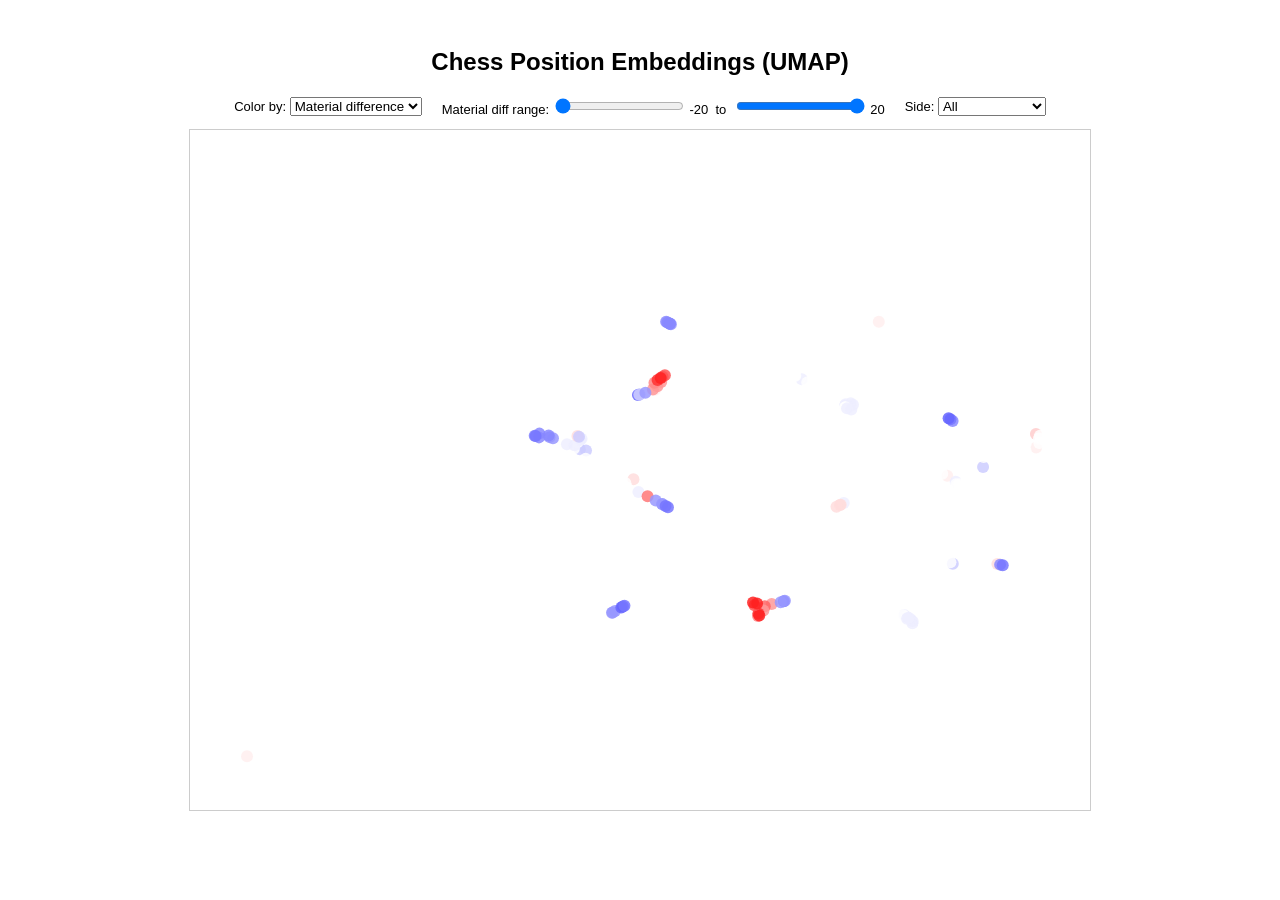
<file: app/templates/umap.html>
<!DOCTYPE html>
<html>
<head>
<meta charset="utf-8">
<title>Chess Embedding UMAP</title>
<style>
  body { font-family: sans-serif; display: flex; flex-direction: column; align-items: center; padding: 20px; }
  #controls { margin-bottom: 12px; display: flex; gap: 20px; align-items: center; }
  canvas { border: 1px solid #ccc; cursor: pointer; }
  label { font-size: 13px; }
</style>
</head>
<body>
<h2>Chess Position Embeddings (UMAP)</h2>
<div id="controls">
  <label>Color by:
    <select id="colorBy">
      <option value="material_diff">Material difference</option>
      <option value="side_to_move">Side to move</option>
    </select>
  </label>
  <label>Material diff range:
    <input type="range" id="matMin" min="-20" max="20" value="-20" step="1"> <span id="matMinVal">-20</span>
    &nbsp;to&nbsp;
    <input type="range" id="matMax" min="-20" max="20" value="20"  step="1"> <span id="matMaxVal">20</span>
  </label>
  <label>Side:
    <select id="sideFilter">
      <option value="all">All</option>
      <option value="white">White to move</option>
      <option value="black">Black to move</option>
    </select>
  </label>
</div>
<canvas id="c" width="900" height="680"></canvas>

<script>
const points = [{"x": 12.627920150756836, "y": 1.9481117725372314, "fen": "rnbqkbnr/pppppppp/8/8/4P3/8/PPPP1PPP/RNBQKBNR b KQkq - 0 1", "material_diff": 0, "side_to_move": "black", "url": "https://lichess.org/analysis/rnbqkbnr/pppppppp/8/8/4P3/8/PPPP1PPP/RNBQKBNR_b_KQkq_-_0_1"}, {"x": 12.843117713928223, "y": -0.8777931928634644, "fen": "rnbqkbnr/pppp1ppp/8/4p3/4P3/8/PPPP1PPP/RNBQKBNR w KQkq - 0 2", "material_diff": 0, "side_to_move": "white", "url": "https://lichess.org/analysis/rnbqkbnr/pppp1ppp/8/4p3/4P3/8/PPPP1PPP/RNBQKBNR_w_KQkq_-_0_2"}, {"x": 12.648704528808594, "y": 0.2936798930168152, "fen": "rnbqkbnr/pppp1ppp/8/4p3/4P3/5N2/PPPP1PPP/RNBQKB1R b KQkq - 1 2", "material_diff": 0, "side_to_move": "black", "url": "https://lichess.org/analysis/rnbqkbnr/pppp1ppp/8/4p3/4P3/5N2/PPPP1PPP/RNBQKB1R_b_KQkq_-_1_2"}, {"x": 12.712004661560059, "y": -0.761335551738739, "fen": "r1bqkbnr/pppp1ppp/2n5/4p3/4P3/5N2/PPPP1PPP/RNBQKB1R w KQkq - 2 3", "material_diff": 0, "side_to_move": "white", "url": "https://lichess.org/analysis/r1bqkbnr/pppp1ppp/2n5/4p3/4P3/5N2/PPPP1PPP/RNBQKB1R_w_KQkq_-_2_3"}, {"x": 11.775341033935547, "y": 1.1595216989517212, "fen": "r1bqkbnr/pppp1ppp/2n5/4p3/2B1P3/5N2/PPPP1PPP/RNBQK2R b KQkq - 3 3", "material_diff": 0, "side_to_move": "black", "url": "https://lichess.org/analysis/r1bqkbnr/pppp1ppp/2n5/4p3/2B1P3/5N2/PPPP1PPP/RNBQK2R_b_KQkq_-_3_3"}, {"x": 12.560519218444824, "y": -0.5544360876083374, "fen": "r1bqk1nr/pppp1ppp/2n5/2b1p3/2B1P3/5N2/PPPP1PPP/RNBQK2R w KQkq - 4 4", "material_diff": 0, "side_to_move": "white", "url": "https://lichess.org/analysis/r1bqk1nr/pppp1ppp/2n5/2b1p3/2B1P3/5N2/PPPP1PPP/RNBQK2R_w_KQkq_-_4_4"}, {"x": 13.5469331741333, "y": -2.1204450130462646, "fen": "r1bqk1nr/pppp1ppp/2n5/2b1p3/2B1P3/2P2N2/PP1P1PPP/RNBQK2R b KQkq - 0 4", "material_diff": 0, "side_to_move": "black", "url": "https://lichess.org/analysis/r1bqk1nr/pppp1ppp/2n5/2b1p3/2B1P3/2P2N2/PP1P1PPP/RNBQK2R_b_KQkq_-_0_4"}, {"x": 9.906277656555176, "y": 1.944565773010254, "fen": "r1bqk1nr/1ppp1ppp/p1n5/2b1p3/2B1P3/2P2N2/PP1P1PPP/RNBQK2R w KQkq - 0 5", "material_diff": 0, "side_to_move": "white", "url": "https://lichess.org/analysis/r1bqk1nr/1ppp1ppp/p1n5/2b1p3/2B1P3/2P2N2/PP1P1PPP/RNBQK2R_w_KQkq_-_0_5"}, {"x": 13.479279518127441, "y": -2.3494527339935303, "fen": "r1bqk1nr/1ppp1ppp/p1n5/2b1p3/2BPP3/2P2N2/PP3PPP/RNBQK2R b KQkq - 0 5", "material_diff": 0, "side_to_move": "black", "url": "https://lichess.org/analysis/r1bqk1nr/1ppp1ppp/p1n5/2b1p3/2BPP3/2P2N2/PP3PPP/RNBQK2R_b_KQkq_-_0_5"}, {"x": 9.810208320617676, "y": 2.058875799179077, "fen": "r1bqk1nr/1ppp1ppp/p1n5/2b5/2BpP3/2P2N2/PP3PPP/RNBQK2R w KQkq - 0 6", "material_diff": -1, "side_to_move": "white", "url": "https://lichess.org/analysis/r1bqk1nr/1ppp1ppp/p1n5/2b5/2BpP3/2P2N2/PP3PPP/RNBQK2R_w_KQkq_-_0_6"}, {"x": 13.509273529052734, "y": -2.4632437229156494, "fen": "r1bqk1nr/1ppp1ppp/p1n5/2b5/2BPP3/5N2/PP3PPP/RNBQK2R b KQkq - 0 6", "material_diff": 0, "side_to_move": "black", "url": "https://lichess.org/analysis/r1bqk1nr/1ppp1ppp/p1n5/2b5/2BPP3/5N2/PP3PPP/RNBQK2R_b_KQkq_-_0_6"}, {"x": 9.576109886169434, "y": 1.8704396486282349, "fen": "r1bqk1nr/1pppbppp/p1n5/8/2BPP3/5N2/PP3PPP/RNBQK2R w KQkq - 1 7", "material_diff": 0, "side_to_move": "white", "url": "https://lichess.org/analysis/r1bqk1nr/1pppbppp/p1n5/8/2BPP3/5N2/PP3PPP/RNBQK2R_w_KQkq_-_1_7"}, {"x": 13.45995044708252, "y": -2.5194571018218994, "fen": "r1bqk1nr/1pppbppp/p1n5/8/2BPP3/1Q3N2/PP3PPP/RNB1K2R b KQkq - 2 7", "material_diff": 0, "side_to_move": "black", "url": "https://lichess.org/analysis/r1bqk1nr/1pppbppp/p1n5/8/2BPP3/1Q3N2/PP3PPP/RNB1K2R_b_KQkq_-_2_7"}, {"x": 14.20577621459961, "y": -1.4546475410461426, "fen": "r1bqk1nr/1pppbppp/p7/n7/2BPP3/1Q3N2/PP3PPP/RNB1K2R w KQkq - 3 8", "material_diff": 0, "side_to_move": "white", "url": "https://lichess.org/analysis/r1bqk1nr/1pppbppp/p7/n7/2BPP3/1Q3N2/PP3PPP/RNB1K2R_w_KQkq_-_3_8"}, {"x": 10.441872596740723, "y": 1.235526442527771, "fen": "r1bqk1nr/1pppbppp/p7/n7/2BPP3/5N2/PPQ2PPP/RNB1K2R b KQkq - 4 8", "material_diff": 0, "side_to_move": "black", "url": "https://lichess.org/analysis/r1bqk1nr/1pppbppp/p7/n7/2BPP3/5N2/PPQ2PPP/RNB1K2R_b_KQkq_-_4_8"}, {"x": 14.023150444030762, "y": -1.7213313579559326, "fen": "r1bqk1nr/1pppbppp/p7/8/2nPP3/5N2/PPQ2PPP/RNB1K2R w KQkq - 0 9", "material_diff": -3, "side_to_move": "white", "url": "https://lichess.org/analysis/r1bqk1nr/1pppbppp/p7/8/2nPP3/5N2/PPQ2PPP/RNB1K2R_w_KQkq_-_0_9"}, {"x": 10.697458267211914, "y": -1.9504438638687134, "fen": "r1bqk1nr/1pppbppp/p7/8/2QPP3/5N2/PP3PPP/RNB1K2R b KQkq - 0 9", "material_diff": 0, "side_to_move": "black", "url": "https://lichess.org/analysis/r1bqk1nr/1pppbppp/p7/8/2QPP3/5N2/PP3PPP/RNB1K2R_b_KQkq_-_0_9"}, {"x": 8.997140884399414, "y": 1.3894085884094238, "fen": "r1bqk1nr/1pp1bppp/p2p4/8/2QPP3/5N2/PP3PPP/RNB1K2R w KQkq - 0 10", "material_diff": 0, "side_to_move": "white", "url": "https://lichess.org/analysis/r1bqk1nr/1pp1bppp/p2p4/8/2QPP3/5N2/PP3PPP/RNB1K2R_w_KQkq_-_0_10"}, {"x": 10.395500183105469, "y": -2.3806684017181396, "fen": "r1bqk1nr/1pp1bppp/p2p4/8/2QPP3/2N2N2/PP3PPP/R1B1K2R b KQkq - 1 10", "material_diff": 0, "side_to_move": "black", "url": "https://lichess.org/analysis/r1bqk1nr/1pp1bppp/p2p4/8/2QPP3/2N2N2/PP3PPP/R1B1K2R_b_KQkq_-_1_10"}, {"x": 12.208680152893066, "y": 9.996447563171387, "fen": "r1bqk1nr/1p2bppp/p1pp4/8/2QPP3/2N2N2/PP3PPP/R1B1K2R w KQkq - 0 11", "material_diff": 0, "side_to_move": "white", "url": "https://lichess.org/analysis/r1bqk1nr/1p2bppp/p1pp4/8/2QPP3/2N2N2/PP3PPP/R1B1K2R_w_KQkq_-_0_11"}, {"x": -17.527462005615234, "y": -24.616539001464844, "fen": "r1bqk1nr/1p2bppp/p1pp4/8/2QPP3/2N2N2/PP3PPP/R1B2RK1 b kq - 1 11", "material_diff": 0, "side_to_move": "black", "url": "https://lichess.org/analysis/r1bqk1nr/1p2bppp/p1pp4/8/2QPP3/2N2N2/PP3PPP/R1B2RK1_b_kq_-_1_11"}, {"x": -23.763832092285156, "y": 27.763336181640625, "fen": "r1bqk1nr/1p2bpp1/p1pp3p/8/2QPP3/2N2N2/PP3PPP/R1B2RK1 w kq - 0 12", "material_diff": 0, "side_to_move": "white", "url": "https://lichess.org/analysis/r1bqk1nr/1p2bpp1/p1pp3p/8/2QPP3/2N2N2/PP3PPP/R1B2RK1_w_kq_-_0_12"}, {"x": -17.6090087890625, "y": -24.69808578491211, "fen": "r1bqk1nr/1p2bpp1/p1pp3p/8/2QPP3/2N2N2/PP3PPP/R1B1R1K1 b kq - 1 12", "material_diff": 0, "side_to_move": "black", "url": "https://lichess.org/analysis/r1bqk1nr/1p2bpp1/p1pp3p/8/2QPP3/2N2N2/PP3PPP/R1B1R1K1_b_kq_-_1_12"}, {"x": -23.585853576660156, "y": 27.585365295410156, "fen": "r1bqk2r/1p2bpp1/p1pp1n1p/8/2QPP3/2N2N2/PP3PPP/R1B1R1K1 w kq - 2 13", "material_diff": 0, "side_to_move": "white", "url": "https://lichess.org/analysis/r1bqk2r/1p2bpp1/p1pp1n1p/8/2QPP3/2N2N2/PP3PPP/R1B1R1K1_w_kq_-_2_13"}, {"x": -17.493486404418945, "y": -24.582571029663086, "fen": "r1bqk2r/1p2bpp1/p1pp1n1p/3P4/2Q1P3/2N2N2/PP3PPP/R1B1R1K1 b kq - 0 13", "material_diff": 0, "side_to_move": "black", "url": "https://lichess.org/analysis/r1bqk2r/1p2bpp1/p1pp1n1p/3P4/2Q1P3/2N2N2/PP3PPP/R1B1R1K1_b_kq_-_0_13"}, {"x": -23.574304580688477, "y": 27.57381820678711, "fen": "r1bqk2r/1p2bpp1/p2p1n1p/2pP4/2Q1P3/2N2N2/PP3PPP/R1B1R1K1 w kq - 0 14", "material_diff": 0, "side_to_move": "white", "url": "https://lichess.org/analysis/r1bqk2r/1p2bpp1/p2p1n1p/2pP4/2Q1P3/2N2N2/PP3PPP/R1B1R1K1_w_kq_-_0_14"}, {"x": -17.393896102905273, "y": -24.48298454284668, "fen": "r1bqk2r/1p2bpp1/p2p1n1p/2pPP3/2Q5/2N2N2/PP3PPP/R1B1R1K1 b kq - 0 14", "material_diff": 0, "side_to_move": "black", "url": "https://lichess.org/analysis/r1bqk2r/1p2bpp1/p2p1n1p/2pPP3/2Q5/2N2N2/PP3PPP/R1B1R1K1_b_kq_-_0_14"}, {"x": -23.431062698364258, "y": 27.430578231811523, "fen": "r1bqk2r/1p2bpp1/p4n1p/2pPp3/2Q5/2N2N2/PP3PPP/R1B1R1K1 w kq - 0 15", "material_diff": -1, "side_to_move": "white", "url": "https://lichess.org/analysis/r1bqk2r/1p2bpp1/p4n1p/2pPp3/2Q5/2N2N2/PP3PPP/R1B1R1K1_w_kq_-_0_15"}, {"x": -17.344236373901367, "y": -24.433313369750977, "fen": "r1bqk2r/1p2bpp1/p4n1p/2pPN3/2Q5/2N5/PP3PPP/R1B1R1K1 b kq - 0 15", "material_diff": 0, "side_to_move": "black", "url": "https://lichess.org/analysis/r1bqk2r/1p2bpp1/p4n1p/2pPN3/2Q5/2N5/PP3PPP/R1B1R1K1_b_kq_-_0_15"}, {"x": -5.208902835845947, "y": 2.467362403869629, "fen": "r1bq1rk1/1p2bpp1/p4n1p/2pPN3/2Q5/2N5/PP3PPP/R1B1R1K1 w - - 1 16", "material_diff": 0, "side_to_move": "white", "url": "https://lichess.org/analysis/r1bq1rk1/1p2bpp1/p4n1p/2pPN3/2Q5/2N5/PP3PPP/R1B1R1K1_w_-_-_1_16"}, {"x": -7.409462928771973, "y": -0.3662952184677124, "fen": "r1bq1rk1/1p2bpp1/p4nNp/2pP4/2Q5/2N5/PP3PPP/R1B1R1K1 b - - 2 16", "material_diff": 0, "side_to_move": "black", "url": "https://lichess.org/analysis/r1bq1rk1/1p2bpp1/p4nNp/2pP4/2Q5/2N5/PP3PPP/R1B1R1K1_b_-_-_2_16"}, {"x": -5.090446472167969, "y": 2.363457679748535, "fen": "r1bqr1k1/1p2bpp1/p4nNp/2pP4/2Q5/2N5/PP3PPP/R1B1R1K1 w - - 3 17", "material_diff": 0, "side_to_move": "white", "url": "https://lichess.org/analysis/r1bqr1k1/1p2bpp1/p4nNp/2pP4/2Q5/2N5/PP3PPP/R1B1R1K1_w_-_-_3_17"}, {"x": -7.33683967590332, "y": -0.2304394543170929, "fen": "r1bqr1k1/1p2Rpp1/p4nNp/2pP4/2Q5/2N5/PP3PPP/R1B3K1 b - - 0 17", "material_diff": 3, "side_to_move": "black", "url": "https://lichess.org/analysis/r1bqr1k1/1p2Rpp1/p4nNp/2pP4/2Q5/2N5/PP3PPP/R1B3K1_b_-_-_0_17"}, {"x": -5.084749698638916, "y": 2.366635799407959, "fen": "r1bq2k1/1p2rpp1/p4nNp/2pP4/2Q5/2N5/PP3PPP/R1B3K1 w - - 0 18", "material_diff": -2, "side_to_move": "white", "url": "https://lichess.org/analysis/r1bq2k1/1p2rpp1/p4nNp/2pP4/2Q5/2N5/PP3PPP/R1B3K1_w_-_-_0_18"}, {"x": -7.627090930938721, "y": -0.3545823097229004, "fen": "r1bq2k1/1p2Npp1/p4n1p/2pP4/2Q5/2N5/PP3PPP/R1B3K1 b - - 0 18", "material_diff": 3, "side_to_move": "black", "url": "https://lichess.org/analysis/r1bq2k1/1p2Npp1/p4n1p/2pP4/2Q5/2N5/PP3PPP/R1B3K1_b_-_-_0_18"}, {"x": -5.469235420227051, "y": 2.7049560546875, "fen": "r1b3k1/1p2qpp1/p4n1p/2pP4/2Q5/2N5/PP3PPP/R1B3K1 w - - 0 19", "material_diff": 0, "side_to_move": "white", "url": "https://lichess.org/analysis/r1b3k1/1p2qpp1/p4n1p/2pP4/2Q5/2N5/PP3PPP/R1B3K1_w_-_-_0_19"}, {"x": -7.918115139007568, "y": -0.3917144536972046, "fen": "r1b3k1/1p2qpp1/p4n1p/2pP4/2Q2B2/2N5/PP3PPP/R5K1 b - - 1 19", "material_diff": 0, "side_to_move": "black", "url": "https://lichess.org/analysis/r1b3k1/1p2qpp1/p4n1p/2pP4/2Q2B2/2N5/PP3PPP/R5K1_b_-_-_1_19"}, {"x": -5.819828033447266, "y": 2.5843794345855713, "fen": "r1b3k1/4qpp1/p4n1p/1ppP4/2Q2B2/2N5/PP3PPP/R5K1 w - - 0 20", "material_diff": 0, "side_to_move": "white", "url": "https://lichess.org/analysis/r1b3k1/4qpp1/p4n1p/1ppP4/2Q2B2/2N5/PP3PPP/R5K1_w_-_-_0_20"}, {"x": -7.745004653930664, "y": -0.9729593992233276, "fen": "r1b3k1/4qpp1/p2P1n1p/1pp5/2Q2B2/2N5/PP3PPP/R5K1 b - - 0 20", "material_diff": 0, "side_to_move": "black", "url": "https://lichess.org/analysis/r1b3k1/4qpp1/p2P1n1p/1pp5/2Q2B2/2N5/PP3PPP/R5K1_b_-_-_0_20"}, {"x": -5.393028736114502, "y": 3.107058525085449, "fen": "r1b3k1/3q1pp1/p2P1n1p/1pp5/2Q2B2/2N5/PP3PPP/R5K1 w - - 1 21", "material_diff": 0, "side_to_move": "white", "url": "https://lichess.org/analysis/r1b3k1/3q1pp1/p2P1n1p/1pp5/2Q2B2/2N5/PP3PPP/R5K1_w_-_-_1_21"}, {"x": -7.888753414154053, "y": -0.7081930637359619, "fen": "r1b3k1/3q1pp1/p2P1n1p/1pQ5/5B2/2N5/PP3PPP/R5K1 b - - 0 21", "material_diff": 1, "side_to_move": "black", "url": "https://lichess.org/analysis/r1b3k1/3q1pp1/p2P1n1p/1pQ5/5B2/2N5/PP3PPP/R5K1_b_-_-_0_21"}, {"x": -4.8475189208984375, "y": 3.5266149044036865, "fen": "r5k1/1b1q1pp1/p2P1n1p/1pQ5/5B2/2N5/PP3PPP/R5K1 w - - 1 22", "material_diff": 1, "side_to_move": "white", "url": "https://lichess.org/analysis/r5k1/1b1q1pp1/p2P1n1p/1pQ5/5B2/2N5/PP3PPP/R5K1_w_-_-_1_22"}, {"x": -8.24119758605957, "y": -0.7993683815002441, "fen": "r5k1/1bQq1pp1/p2P1n1p/1p6/5B2/2N5/PP3PPP/R5K1 b - - 2 22", "material_diff": 1, "side_to_move": "black", "url": "https://lichess.org/analysis/r5k1/1bQq1pp1/p2P1n1p/1p6/5B2/2N5/PP3PPP/R5K1_b_-_-_2_22"}, {"x": -4.413801670074463, "y": 3.900386333465576, "fen": "r5k1/1bq2pp1/p2P1n1p/1p6/5B2/2N5/PP3PPP/R5K1 w - - 0 23", "material_diff": -8, "side_to_move": "white", "url": "https://lichess.org/analysis/r5k1/1bq2pp1/p2P1n1p/1p6/5B2/2N5/PP3PPP/R5K1_w_-_-_0_23"}, {"x": -7.548741817474365, "y": -1.3020234107971191, "fen": "r5k1/1bP2pp1/p4n1p/1p6/5B2/2N5/PP3PPP/R5K1 b - - 0 23", "material_diff": 1, "side_to_move": "black", "url": "https://lichess.org/analysis/r5k1/1bP2pp1/p4n1p/1p6/5B2/2N5/PP3PPP/R5K1_b_-_-_0_23"}, {"x": 4.898755073547363, "y": 4.524075031280518, "fen": "r5k1/1bP2pp1/p6p/1p1n4/5B2/2N5/PP3PPP/R5K1 w - - 1 24", "material_diff": 1, "side_to_move": "white", "url": "https://lichess.org/analysis/r5k1/1bP2pp1/p6p/1p1n4/5B2/2N5/PP3PPP/R5K1_w_-_-_1_24"}, {"x": -7.606232643127441, "y": -1.191897988319397, "fen": "r5k1/1bP2pp1/p6p/1p1n4/5B2/2N5/PP3PPP/3R2K1 b - - 2 24", "material_diff": 1, "side_to_move": "black", "url": "https://lichess.org/analysis/r5k1/1bP2pp1/p6p/1p1n4/5B2/2N5/PP3PPP/3R2K1_b_-_-_2_24"}, {"x": 4.71725606918335, "y": 4.702489852905273, "fen": "r5k1/1bP2pp1/p6p/1p6/5n2/2N5/PP3PPP/3R2K1 w - - 0 25", "material_diff": -2, "side_to_move": "white", "url": "https://lichess.org/analysis/r5k1/1bP2pp1/p6p/1p6/5n2/2N5/PP3PPP/3R2K1_w_-_-_0_25"}, {"x": -7.742608070373535, "y": -1.5471537113189697, "fen": "r2R2k1/1bP2pp1/p6p/1p6/5n2/2N5/PP3PPP/6K1 b - - 1 25", "material_diff": -2, "side_to_move": "black", "url": "https://lichess.org/analysis/r2R2k1/1bP2pp1/p6p/1p6/5n2/2N5/PP3PPP/6K1_b_-_-_1_25"}, {"x": 4.752780437469482, "y": 4.667064189910889, "fen": "r2R4/1bP2ppk/p6p/1p6/5n2/2N5/PP3PPP/6K1 w - - 2 26", "material_diff": -2, "side_to_move": "white", "url": "https://lichess.org/analysis/r2R4/1bP2ppk/p6p/1p6/5n2/2N5/PP3PPP/6K1_w_-_-_2_26"}, {"x": -7.670261383056641, "y": -1.4763288497924805, "fen": "R7/1bP2ppk/p6p/1p6/5n2/2N5/PP3PPP/6K1 b - - 0 26", "material_diff": 3, "side_to_move": "black", "url": "https://lichess.org/analysis/R7/1bP2ppk/p6p/1p6/5n2/2N5/PP3PPP/6K1_b_-_-_0_26"}, {"x": 4.555705547332764, "y": 4.861658573150635, "fen": "b7/2P2ppk/p6p/1p6/5n2/2N5/PP3PPP/6K1 w - - 0 27", "material_diff": -2, "side_to_move": "white", "url": "https://lichess.org/analysis/b7/2P2ppk/p6p/1p6/5n2/2N5/PP3PPP/6K1_w_-_-_0_27"}, {"x": -8.905070304870605, "y": -1.3443876504898071, "fen": "b1Q5/5ppk/p6p/1p6/5n2/2N5/PP3PPP/6K1 b - - 0 27", "material_diff": 6, "side_to_move": "black", "url": "https://lichess.org/analysis/b1Q5/5ppk/p6p/1p6/5n2/2N5/PP3PPP/6K1_b_-_-_0_27"}, {"x": -3.3856191635131836, "y": -11.7305326461792, "fen": "2Q5/5ppk/p6p/1p6/5n2/2N5/PP3PbP/6K1 w - - 0 28", "material_diff": 5, "side_to_move": "white", "url": "https://lichess.org/analysis/2Q5/5ppk/p6p/1p6/5n2/2N5/PP3PbP/6K1_w_-_-_0_28"}, {"x": -9.067391395568848, "y": -1.4408704042434692, "fen": "8/5ppk/Q6p/1p6/5n2/2N5/PP3PbP/6K1 b - - 0 28", "material_diff": 6, "side_to_move": "black", "url": "https://lichess.org/analysis/8/5ppk/Q6p/1p6/5n2/2N5/PP3PbP/6K1_b_-_-_0_28"}, {"x": -3.30497670173645, "y": -11.649323463439941, "fen": "8/5ppk/Q6p/1p6/5n2/2N2b2/PP3P1P/6K1 w - - 1 29", "material_diff": 6, "side_to_move": "white", "url": "https://lichess.org/analysis/8/5ppk/Q6p/1p6/5n2/2N2b2/PP3P1P/6K1_w_-_-_1_29"}, {"x": -9.112227439880371, "y": -1.5863510370254517, "fen": "8/5ppk/7p/1Q6/5n2/2N2b2/PP3P1P/6K1 b - - 0 29", "material_diff": 7, "side_to_move": "black", "url": "https://lichess.org/analysis/8/5ppk/7p/1Q6/5n2/2N2b2/PP3P1P/6K1_b_-_-_0_29"}, {"x": -3.3584413528442383, "y": -11.701942443847656, "fen": "8/5ppk/7p/1Q6/8/2N2b1n/PP3P1P/6K1 w - - 1 30", "material_diff": 7, "side_to_move": "white", "url": "https://lichess.org/analysis/8/5ppk/7p/1Q6/8/2N2b1n/PP3P1P/6K1_w_-_-_1_30"}, {"x": -9.547362327575684, "y": -1.7575520277023315, "fen": "8/5ppk/7p/1Q6/8/2N2b1n/PP3P1P/5K2 b - - 2 30", "material_diff": 7, "side_to_move": "black", "url": "https://lichess.org/analysis/8/5ppk/7p/1Q6/8/2N2b1n/PP3P1P/5K2_b_-_-_2_30"}, {"x": -3.5323309898376465, "y": -11.876862525939941, "fen": "8/5p1k/6pp/1Q6/8/2N2b1n/PP3P1P/5K2 w - - 0 31", "material_diff": 7, "side_to_move": "white", "url": "https://lichess.org/analysis/8/5p1k/6pp/1Q6/8/2N2b1n/PP3P1P/5K2_w_-_-_0_31"}, {"x": -9.77371883392334, "y": -1.5610272884368896, "fen": "8/3Q1p1k/6pp/8/8/2N2b1n/PP3P1P/5K2 b - - 1 31", "material_diff": 7, "side_to_move": "black", "url": "https://lichess.org/analysis/8/3Q1p1k/6pp/8/8/2N2b1n/PP3P1P/5K2_b_-_-_1_31"}, {"x": -3.4694299697875977, "y": -11.814537048339844, "fen": "8/3Q1p1k/6pp/6n1/8/2N2b2/PP3P1P/5K2 w - - 2 32", "material_diff": 7, "side_to_move": "white", "url": "https://lichess.org/analysis/8/3Q1p1k/6pp/6n1/8/2N2b2/PP3P1P/5K2_w_-_-_2_32"}, {"x": -9.568639755249023, "y": -1.418192744255066, "fen": "8/3Q1p1k/6pp/6n1/7P/2N2b2/PP3P2/5K2 b - - 0 32", "material_diff": 7, "side_to_move": "black", "url": "https://lichess.org/analysis/8/3Q1p1k/6pp/6n1/7P/2N2b2/PP3P2/5K2_b_-_-_0_32"}, {"x": -3.3499228954315186, "y": -11.696447372436523, "fen": "8/3Q1p1k/4n1pp/8/7P/2N2b2/PP3P2/5K2 w - - 1 33", "material_diff": 7, "side_to_move": "white", "url": "https://lichess.org/analysis/8/3Q1p1k/4n1pp/8/7P/2N2b2/PP3P2/5K2_w_-_-_1_33"}, {"x": -9.732086181640625, "y": -1.550244688987732, "fen": "8/5Q1k/4n1pp/8/7P/2N2b2/PP3P2/5K2 b - - 0 33", "material_diff": 8, "side_to_move": "black", "url": "https://lichess.org/analysis/8/5Q1k/4n1pp/8/7P/2N2b2/PP3P2/5K2_b_-_-_0_33"}, {"x": 11.928130149841309, "y": 0.03864102065563202, "fen": "rnbqkbnr/pppppppp/8/8/3P4/8/PPP1PPPP/RNBQKBNR b KQkq - 0 1", "material_diff": 0, "side_to_move": "black", "url": "https://lichess.org/analysis/rnbqkbnr/pppppppp/8/8/3P4/8/PPP1PPPP/RNBQKBNR_b_KQkq_-_0_1"}, {"x": 12.795193672180176, "y": 0.05559587851166725, "fen": "rnbqkbnr/ppp1pppp/8/3p4/3P4/8/PPP1PPPP/RNBQKBNR w KQkq - 0 2", "material_diff": 0, "side_to_move": "white", "url": "https://lichess.org/analysis/rnbqkbnr/ppp1pppp/8/3p4/3P4/8/PPP1PPPP/RNBQKBNR_w_KQkq_-_0_2"}, {"x": 12.091532707214355, "y": 1.1878643035888672, "fen": "rnbqkbnr/ppp1pppp/8/3p4/3P4/4P3/PPP2PPP/RNBQKBNR b KQkq - 0 2", "material_diff": 0, "side_to_move": "black", "url": "https://lichess.org/analysis/rnbqkbnr/ppp1pppp/8/3p4/3P4/4P3/PPP2PPP/RNBQKBNR_b_KQkq_-_0_2"}, {"x": 13.720873832702637, "y": -0.6216248273849487, "fen": "rnbqkbnr/pp2pppp/2p5/3p4/3P4/4P3/PPP2PPP/RNBQKBNR w KQkq - 0 3", "material_diff": 0, "side_to_move": "white", "url": "https://lichess.org/analysis/rnbqkbnr/pp2pppp/2p5/3p4/3P4/4P3/PPP2PPP/RNBQKBNR_w_KQkq_-_0_3"}, {"x": 10.655946731567383, "y": -1.018132209777832, "fen": "rnbqkbnr/pp2pppp/2p5/3p4/2PP4/4P3/PP3PPP/RNBQKBNR b KQkq - 0 3", "material_diff": 0, "side_to_move": "black", "url": "https://lichess.org/analysis/rnbqkbnr/pp2pppp/2p5/3p4/2PP4/4P3/PP3PPP/RNBQKBNR_b_KQkq_-_0_3"}, {"x": 14.033476829528809, "y": -0.5058863162994385, "fen": "rnbqkbnr/pp2pppp/2p5/8/2pP4/4P3/PP3PPP/RNBQKBNR w KQkq - 0 4", "material_diff": -1, "side_to_move": "white", "url": "https://lichess.org/analysis/rnbqkbnr/pp2pppp/2p5/8/2pP4/4P3/PP3PPP/RNBQKBNR_w_KQkq_-_0_4"}, {"x": 11.129634857177734, "y": -0.9881465435028076, "fen": "rnbqkbnr/pp2pppp/2p5/8/2BP4/4P3/PP3PPP/RNBQK1NR b KQkq - 0 4", "material_diff": 0, "side_to_move": "black", "url": "https://lichess.org/analysis/rnbqkbnr/pp2pppp/2p5/8/2BP4/4P3/PP3PPP/RNBQK1NR_b_KQkq_-_0_4"}, {"x": 14.184109687805176, "y": -0.9175194501876831, "fen": "rnbqkbnr/p3pppp/2p5/1p6/2BP4/4P3/PP3PPP/RNBQK1NR w KQkq - 0 5", "material_diff": 0, "side_to_move": "white", "url": "https://lichess.org/analysis/rnbqkbnr/p3pppp/2p5/1p6/2BP4/4P3/PP3PPP/RNBQK1NR_w_KQkq_-_0_5"}, {"x": 11.3202486038208, "y": 0.4647531807422638, "fen": "rnbqkbnr/p3pppp/2p5/1p6/3P4/1B2P3/PP3PPP/RNBQK1NR b KQkq - 1 5", "material_diff": 0, "side_to_move": "black", "url": "https://lichess.org/analysis/rnbqkbnr/p3pppp/2p5/1p6/3P4/1B2P3/PP3PPP/RNBQK1NR_b_KQkq_-_1_5"}, {"x": 14.165781021118164, "y": -1.3162343502044678, "fen": "rnbqkbnr/4pppp/2p5/pp6/3P4/1B2P3/PP3PPP/RNBQK1NR w KQkq - 0 6", "material_diff": 0, "side_to_move": "white", "url": "https://lichess.org/analysis/rnbqkbnr/4pppp/2p5/pp6/3P4/1B2P3/PP3PPP/RNBQK1NR_w_KQkq_-_0_6"}, {"x": 10.647708892822266, "y": 1.0109888315200806, "fen": "rnbqkbnr/4pppp/2p5/pp6/3P4/1B2PQ2/PP3PPP/RNB1K1NR b KQkq - 1 6", "material_diff": 0, "side_to_move": "black", "url": "https://lichess.org/analysis/rnbqkbnr/4pppp/2p5/pp6/3P4/1B2PQ2/PP3PPP/RNB1K1NR_b_KQkq_-_1_6"}, {"x": 14.216358184814453, "y": -1.5602753162384033, "fen": "rn1qkbnr/1b2pppp/2p5/pp6/3P4/1B2PQ2/PP3PPP/RNB1K1NR w KQkq - 2 7", "material_diff": 0, "side_to_move": "white", "url": "https://lichess.org/analysis/rn1qkbnr/1b2pppp/2p5/pp6/3P4/1B2PQ2/PP3PPP/RNB1K1NR_w_KQkq_-_2_7"}, {"x": 10.214932441711426, "y": 2.585744619369507, "fen": "rn1qkbnr/1b2pBpp/2p5/pp6/3P4/4PQ2/PP3PPP/RNB1K1NR b KQkq - 0 7", "material_diff": 1, "side_to_move": "black", "url": "https://lichess.org/analysis/rn1qkbnr/1b2pBpp/2p5/pp6/3P4/4PQ2/PP3PPP/RNB1K1NR_b_KQkq_-_0_7"}, {"x": 5.33765172958374, "y": -4.363586902618408, "fen": "rn1q1bnr/1b1kpBpp/2p5/pp6/3P4/4PQ2/PP3PPP/RNB1K1NR w KQ - 1 8", "material_diff": 1, "side_to_move": "white", "url": "https://lichess.org/analysis/rn1q1bnr/1b1kpBpp/2p5/pp6/3P4/4PQ2/PP3PPP/RNB1K1NR_w_KQ_-_1_8"}, {"x": 8.158647537231445, "y": 15.388018608093262, "fen": "rn1q1bnr/1b1kpBpp/2p5/pp3Q2/3P4/4P3/PP3PPP/RNB1K1NR b KQ - 2 8", "material_diff": 1, "side_to_move": "black", "url": "https://lichess.org/analysis/rn1q1bnr/1b1kpBpp/2p5/pp3Q2/3P4/4P3/PP3PPP/RNB1K1NR_b_KQ_-_2_8"}, {"x": 5.227767467498779, "y": -4.50239896774292, "fen": "rn1q1bnr/1bk1pBpp/2p5/pp3Q2/3P4/4P3/PP3PPP/RNB1K1NR w KQ - 3 9", "material_diff": 1, "side_to_move": "white", "url": "https://lichess.org/analysis/rn1q1bnr/1bk1pBpp/2p5/pp3Q2/3P4/4P3/PP3PPP/RNB1K1NR_w_KQ_-_3_9"}, {"x": 8.167632102966309, "y": 15.210229873657227, "fen": "rn1q1bnr/1bk1pBpp/2p5/pp3Q2/3P4/4PN2/PP3PPP/RNB1K2R b KQ - 4 9", "material_diff": 1, "side_to_move": "black", "url": "https://lichess.org/analysis/rn1q1bnr/1bk1pBpp/2p5/pp3Q2/3P4/4PN2/PP3PPP/RNB1K2R_b_KQ_-_4_9"}, {"x": 4.992310523986816, "y": -4.421245574951172, "fen": "rn1q1b1r/1bk1pBpp/2p4n/pp3Q2/3P4/4PN2/PP3PPP/RNB1K2R w KQ - 5 10", "material_diff": 1, "side_to_move": "white", "url": "https://lichess.org/analysis/rn1q1b1r/1bk1pBpp/2p4n/pp3Q2/3P4/4PN2/PP3PPP/RNB1K2R_w_KQ_-_5_10"}, {"x": 7.767597675323486, "y": 14.649113655090332, "fen": "rn1q1b1r/1bk1pBpp/2p4n/pp2Q3/3P4/4PN2/PP3PPP/RNB1K2R b KQ - 6 10", "material_diff": 1, "side_to_move": "black", "url": "https://lichess.org/analysis/rn1q1b1r/1bk1pBpp/2p4n/pp2Q3/3P4/4PN2/PP3PPP/RNB1K2R_b_KQ_-_6_10"}, {"x": 4.958744049072266, "y": -4.295533180236816, "fen": "rn1q1b1r/1b2pBpp/1kp4n/pp2Q3/3P4/4PN2/PP3PPP/RNB1K2R w KQ - 7 11", "material_diff": 1, "side_to_move": "white", "url": "https://lichess.org/analysis/rn1q1b1r/1b2pBpp/1kp4n/pp2Q3/3P4/4PN2/PP3PPP/RNB1K2R_w_KQ_-_7_11"}, {"x": 7.899098873138428, "y": 14.825921058654785, "fen": "rn1q1b1r/1b2pBpp/1kp4n/pp2Q3/P2P4/4PN2/1P3PPP/RNB1K2R b KQ - 0 11", "material_diff": 1, "side_to_move": "black", "url": "https://lichess.org/analysis/rn1q1b1r/1b2pBpp/1kp4n/pp2Q3/P2P4/4PN2/1P3PPP/RNB1K2R_b_KQ_-_0_11"}, {"x": 4.957343101501465, "y": -4.128917694091797, "fen": "rn1q1b1r/1b2pBpp/1kp4n/p3Q3/p2P4/4PN2/1P3PPP/RNB1K2R w KQ - 0 12", "material_diff": 0, "side_to_move": "white", "url": "https://lichess.org/analysis/rn1q1b1r/1b2pBpp/1kp4n/p3Q3/p2P4/4PN2/1P3PPP/RNB1K2R_w_KQ_-_0_12"}, {"x": 7.7255167961120605, "y": 14.668500900268555, "fen": "rn1q1b1r/1b2pBpp/1kp4n/p3Q3/p2P4/2N1PN2/1P3PPP/R1B1K2R b KQ - 1 12", "material_diff": 0, "side_to_move": "black", "url": "https://lichess.org/analysis/rn1q1b1r/1b2pBpp/1kp4n/p3Q3/p2P4/2N1PN2/1P3PPP/R1B1K2R_b_KQ_-_1_12"}, {"x": 4.977706432342529, "y": -4.154373645782471, "fen": "rn1q1b1r/1b2pBpp/1kp5/p3Q3/p2P2n1/2N1PN2/1P3PPP/R1B1K2R w KQ - 2 13", "material_diff": 0, "side_to_move": "white", "url": "https://lichess.org/analysis/rn1q1b1r/1b2pBpp/1kp5/p3Q3/p2P2n1/2N1PN2/1P3PPP/R1B1K2R_w_KQ_-_2_13"}, {"x": 7.9060564041137695, "y": 14.9871244430542, "fen": "rn1q1b1r/1b2pBpp/1kp5/p3Q3/N2P2n1/4PN2/1P3PPP/R1B1K2R b KQ - 0 13", "material_diff": 1, "side_to_move": "black", "url": "https://lichess.org/analysis/rn1q1b1r/1b2pBpp/1kp5/p3Q3/N2P2n1/4PN2/1P3PPP/R1B1K2R_b_KQ_-_0_13"}, {"x": 5.054061412811279, "y": -4.041576862335205, "fen": "rn1q1b1r/1b2pBpp/k1p5/p3Q3/N2P2n1/4PN2/1P3PPP/R1B1K2R w KQ - 1 14", "material_diff": 1, "side_to_move": "white", "url": "https://lichess.org/analysis/rn1q1b1r/1b2pBpp/k1p5/p3Q3/N2P2n1/4PN2/1P3PPP/R1B1K2R_w_KQ_-_1_14"}, {"x": 8.074872970581055, "y": 15.037092208862305, "fen": "rn1q1b1r/1b2p1pp/k1p5/p3Q3/N1BP2n1/4PN2/1P3PPP/R1B1K2R b KQ - 2 14", "material_diff": 1, "side_to_move": "black", "url": "https://lichess.org/analysis/rn1q1b1r/1b2p1pp/k1p5/p3Q3/N1BP2n1/4PN2/1P3PPP/R1B1K2R_b_KQ_-_2_14"}, {"x": 5.257257461547852, "y": -3.9486196041107178, "fen": "rn1q1b1r/kb2p1pp/2p5/p3Q3/N1BP2n1/4PN2/1P3PPP/R1B1K2R w KQ - 3 15", "material_diff": 1, "side_to_move": "white", "url": "https://lichess.org/analysis/rn1q1b1r/kb2p1pp/2p5/p3Q3/N1BP2n1/4PN2/1P3PPP/R1B1K2R_w_KQ_-_3_15"}, {"x": 7.96671199798584, "y": 14.888253211975098, "fen": "rn1q1b1r/kb2p1pp/2p5/p1Q5/N1BP2n1/4PN2/1P3PPP/R1B1K2R b KQ - 4 15", "material_diff": 1, "side_to_move": "black", "url": "https://lichess.org/analysis/rn1q1b1r/kb2p1pp/2p5/p1Q5/N1BP2n1/4PN2/1P3PPP/R1B1K2R_b_KQ_-_4_15"}, {"x": 12.827393531799316, "y": 2.1803183555603027, "fen": "rnbqkbnr/pppppppp/8/8/4P3/8/PPPP1PPP/RNBQKBNR b KQkq - 0 1", "material_diff": 0, "side_to_move": "black", "url": "https://lichess.org/analysis/rnbqkbnr/pppppppp/8/8/4P3/8/PPPP1PPP/RNBQKBNR_b_KQkq_-_0_1"}, {"x": 12.873811721801758, "y": -0.6912264823913574, "fen": "rnbqkbnr/pp1ppppp/8/2p5/4P3/8/PPPP1PPP/RNBQKBNR w KQkq - 0 2", "material_diff": 0, "side_to_move": "white", "url": "https://lichess.org/analysis/rnbqkbnr/pp1ppppp/8/2p5/4P3/8/PPPP1PPP/RNBQKBNR_w_KQkq_-_0_2"}, {"x": 12.31152057647705, "y": 0.527158260345459, "fen": "rnbqkbnr/pp1ppppp/8/2p5/4P3/1P6/P1PP1PPP/RNBQKBNR b KQkq - 0 2", "material_diff": 0, "side_to_move": "black", "url": "https://lichess.org/analysis/rnbqkbnr/pp1ppppp/8/2p5/4P3/1P6/P1PP1PPP/RNBQKBNR_b_KQkq_-_0_2"}, {"x": 13.471561431884766, "y": -1.04823637008667, "fen": "r1bqkbnr/pp1ppppp/2n5/2p5/4P3/1P6/P1PP1PPP/RNBQKBNR w KQkq - 1 3", "material_diff": 0, "side_to_move": "white", "url": "https://lichess.org/analysis/r1bqkbnr/pp1ppppp/2n5/2p5/4P3/1P6/P1PP1PPP/RNBQKBNR_w_KQkq_-_1_3"}, {"x": 11.023229598999023, "y": 2.188300371170044, "fen": "r1bqkbnr/pp1ppppp/2n5/2p5/P3P3/1P6/2PP1PPP/RNBQKBNR b KQkq - 0 3", "material_diff": 0, "side_to_move": "black", "url": "https://lichess.org/analysis/r1bqkbnr/pp1ppppp/2n5/2p5/P3P3/1P6/2PP1PPP/RNBQKBNR_b_KQkq_-_0_3"}, {"x": 13.53980827331543, "y": -0.8649713397026062, "fen": "r1bqkbnr/pp2pppp/2np4/2p5/P3P3/1P6/2PP1PPP/RNBQKBNR w KQkq - 0 4", "material_diff": 0, "side_to_move": "white", "url": "https://lichess.org/analysis/r1bqkbnr/pp2pppp/2np4/2p5/P3P3/1P6/2PP1PPP/RNBQKBNR_w_KQkq_-_0_4"}, {"x": 10.730306625366211, "y": 2.5582046508789062, "fen": "r1bqkbnr/pp2pppp/2np4/1Bp5/P3P3/1P6/2PP1PPP/RNBQK1NR b KQkq - 1 4", "material_diff": 0, "side_to_move": "black", "url": "https://lichess.org/analysis/r1bqkbnr/pp2pppp/2np4/1Bp5/P3P3/1P6/2PP1PPP/RNBQK1NR_b_KQkq_-_1_4"}, {"x": 6.433757781982422, "y": -11.743687629699707, "fen": "r2qkbnr/pp1bpppp/2np4/1Bp5/P3P3/1P6/2PP1PPP/RNBQK1NR w KQkq - 2 5", "material_diff": 0, "side_to_move": "white", "url": "https://lichess.org/analysis/r2qkbnr/pp1bpppp/2np4/1Bp5/P3P3/1P6/2PP1PPP/RNBQK1NR_w_KQkq_-_2_5"}, {"x": 10.399704933166504, "y": 2.8223001956939697, "fen": "r2qkbnr/pp1bpppp/2np4/1Bp5/P3P3/1P3Q2/2PP1PPP/RNB1K1NR b KQkq - 3 5", "material_diff": 0, "side_to_move": "black", "url": "https://lichess.org/analysis/r2qkbnr/pp1bpppp/2np4/1Bp5/P3P3/1P3Q2/2PP1PPP/RNB1K1NR_b_KQkq_-_3_5"}, {"x": 6.393549919128418, "y": -11.703221321105957, "fen": "r2qkbnr/pp1bpppp/3p4/1Bp5/P2nP3/1P3Q2/2PP1PPP/RNB1K1NR w KQkq - 4 6", "material_diff": 0, "side_to_move": "white", "url": "https://lichess.org/analysis/r2qkbnr/pp1bpppp/3p4/1Bp5/P2nP3/1P3Q2/2PP1PPP/RNB1K1NR_w_KQkq_-_4_6"}, {"x": 10.23792552947998, "y": 2.8187522888183594, "fen": "r2qkbnr/pp1bpppp/3p4/1Bp5/P2nPQ2/1P6/2PP1PPP/RNB1K1NR b KQkq - 5 6", "material_diff": 0, "side_to_move": "black", "url": "https://lichess.org/analysis/r2qkbnr/pp1bpppp/3p4/1Bp5/P2nPQ2/1P6/2PP1PPP/RNB1K1NR_b_KQkq_-_5_6"}, {"x": 6.613230228424072, "y": -11.922919273376465, "fen": "r2qkbnr/pp1b1ppp/3p4/1Bp1p3/P2nPQ2/1P6/2PP1PPP/RNB1K1NR w KQkq - 0 7", "material_diff": 0, "side_to_move": "white", "url": "https://lichess.org/analysis/r2qkbnr/pp1b1ppp/3p4/1Bp1p3/P2nPQ2/1P6/2PP1PPP/RNB1K1NR_w_KQkq_-_0_7"}, {"x": 10.292901039123535, "y": 2.9007208347320557, "fen": "r2qkbnr/pp1b1ppp/3p4/1Bp1p3/P2nP3/1P4Q1/2PP1PPP/RNB1K1NR b KQkq - 1 7", "material_diff": 0, "side_to_move": "black", "url": "https://lichess.org/analysis/r2qkbnr/pp1b1ppp/3p4/1Bp1p3/P2nP3/1P4Q1/2PP1PPP/RNB1K1NR_b_KQkq_-_1_7"}, {"x": 6.56308126449585, "y": -11.87303352355957, "fen": "r2qkbnr/pp1b1ppp/3p4/1Bp1p3/P3P3/1P4Q1/2nP1PPP/RNB1K1NR w KQkq - 0 8", "material_diff": -1, "side_to_move": "white", "url": "https://lichess.org/analysis/r2qkbnr/pp1b1ppp/3p4/1Bp1p3/P3P3/1P4Q1/2nP1PPP/RNB1K1NR_w_KQkq_-_0_8"}, {"x": -4.059861660003662, "y": -5.715764999389648, "fen": "r2qkbnr/pp1b1ppp/3p4/1Bp1p3/P3P3/1P4Q1/2nP1PPP/RNBK2NR b kq - 1 8", "material_diff": -1, "side_to_move": "black", "url": "https://lichess.org/analysis/r2qkbnr/pp1b1ppp/3p4/1Bp1p3/P3P3/1P4Q1/2nP1PPP/RNBK2NR_b_kq_-_1_8"}, {"x": 1.4792121648788452, "y": 13.661018371582031, "fen": "r2qkbnr/pp1b1ppp/3p4/1Bp1p3/P3P3/1P4Q1/3P1PPP/nNBK2NR w kq - 0 9", "material_diff": -6, "side_to_move": "white", "url": "https://lichess.org/analysis/r2qkbnr/pp1b1ppp/3p4/1Bp1p3/P3P3/1P4Q1/3P1PPP/nNBK2NR_w_kq_-_0_9"}, {"x": -4.161067485809326, "y": -5.74137544631958, "fen": "r2qkbnr/pp1b1ppp/3p4/1Bp1p3/P3P3/1PQ5/3P1PPP/nNBK2NR b kq - 1 9", "material_diff": -6, "side_to_move": "black", "url": "https://lichess.org/analysis/r2qkbnr/pp1b1ppp/3p4/1Bp1p3/P3P3/1PQ5/3P1PPP/nNBK2NR_b_kq_-_1_9"}, {"x": 1.1519196033477783, "y": 13.86086368560791, "fen": "r2qkbnr/pp3ppp/3p4/1bp1p3/P3P3/1PQ5/3P1PPP/nNBK2NR w kq - 0 10", "material_diff": -9, "side_to_move": "white", "url": "https://lichess.org/analysis/r2qkbnr/pp3ppp/3p4/1bp1p3/P3P3/1PQ5/3P1PPP/nNBK2NR_w_kq_-_0_10"}, {"x": -3.766427755355835, "y": -6.4320454597473145, "fen": "r2qkbnr/pp3ppp/3p4/1bp1p3/P3P3/1P6/3P1PPP/QNBK2NR b kq - 0 10", "material_diff": -6, "side_to_move": "black", "url": "https://lichess.org/analysis/r2qkbnr/pp3ppp/3p4/1bp1p3/P3P3/1P6/3P1PPP/QNBK2NR_b_kq_-_0_10"}, {"x": 1.0863546133041382, "y": 14.23119068145752, "fen": "r3kbnr/pp3ppp/3p4/1bp1p1q1/P3P3/1P6/3P1PPP/QNBK2NR w kq - 1 11", "material_diff": -6, "side_to_move": "white", "url": "https://lichess.org/analysis/r3kbnr/pp3ppp/3p4/1bp1p1q1/P3P3/1P6/3P1PPP/QNBK2NR_w_kq_-_1_11"}, {"x": -3.950485944747925, "y": -6.052141189575195, "fen": "r3kbnr/pp3ppp/3p4/1bp1p1q1/P3P3/1P1P4/5PPP/QNBK2NR b kq - 0 11", "material_diff": -6, "side_to_move": "black", "url": "https://lichess.org/analysis/r3kbnr/pp3ppp/3p4/1bp1p1q1/P3P3/1P1P4/5PPP/QNBK2NR_b_kq_-_0_11"}, {"x": 0.8278481960296631, "y": 14.747034072875977, "fen": "r3kbnr/pp3ppp/3p4/1bp1p3/P3P3/1P1P4/5PqP/QNBK2NR w kq - 0 12", "material_diff": -7, "side_to_move": "white", "url": "https://lichess.org/analysis/r3kbnr/pp3ppp/3p4/1bp1p3/P3P3/1P1P4/5PqP/QNBK2NR_w_kq_-_0_12"}, {"x": -4.087024211883545, "y": -6.354320526123047, "fen": "r3kbnr/pp3ppp/3p4/1bp1p3/P3P3/1P1P4/4NPqP/QNBK3R b kq - 1 12", "material_diff": -7, "side_to_move": "black", "url": "https://lichess.org/analysis/r3kbnr/pp3ppp/3p4/1bp1p3/P3P3/1P1P4/4NPqP/QNBK3R_b_kq_-_1_12"}, {"x": 0.8483587503433228, "y": 14.503437995910645, "fen": "r3kbnr/pp3ppp/3p4/1bp1p3/P3P3/1P1P4/4NP1P/QNBK3q w kq - 0 13", "material_diff": -12, "side_to_move": "white", "url": "https://lichess.org/analysis/r3kbnr/pp3ppp/3p4/1bp1p3/P3P3/1P1P4/4NP1P/QNBK3q_w_kq_-_0_13"}, {"x": -3.9388160705566406, "y": -6.6111040115356445, "fen": "r3kbnr/pp3ppp/3p4/1bp1p3/P3P3/1P1P4/3KNP1P/QNB4q b kq - 1 13", "material_diff": -12, "side_to_move": "black", "url": "https://lichess.org/analysis/r3kbnr/pp3ppp/3p4/1bp1p3/P3P3/1P1P4/3KNP1P/QNB4q_b_kq_-_1_13"}, {"x": 0.8887617588043213, "y": 14.699901580810547, "fen": "r3kbnr/pp3ppp/3p4/2p1p3/P3P3/1P1b4/3KNP1P/QNB4q w kq - 0 14", "material_diff": -13, "side_to_move": "white", "url": "https://lichess.org/analysis/r3kbnr/pp3ppp/3p4/2p1p3/P3P3/1P1b4/3KNP1P/QNB4q_w_kq_-_0_14"}, {"x": -3.592534065246582, "y": -7.027313709259033, "fen": "r3kbnr/pp3ppp/3p4/2p1p3/P3P3/1P1K4/4NP1P/QNB4q b kq - 0 14", "material_diff": -10, "side_to_move": "black", "url": "https://lichess.org/analysis/r3kbnr/pp3ppp/3p4/2p1p3/P3P3/1P1K4/4NP1P/QNB4q_b_kq_-_0_14"}, {"x": 0.6615929007530212, "y": 13.776605606079102, "fen": "r3kbnr/pp3ppp/3p4/2p1p3/P3P3/1P1K4/4NP1P/QNBq4 w kq - 1 15", "material_diff": -10, "side_to_move": "white", "url": "https://lichess.org/analysis/r3kbnr/pp3ppp/3p4/2p1p3/P3P3/1P1K4/4NP1P/QNBq4_w_kq_-_1_15"}, {"x": -3.702953815460205, "y": -6.908308506011963, "fen": "r3kbnr/pp3ppp/3p4/2p1p3/P1K1P3/1P6/4NP1P/QNBq4 b kq - 2 15", "material_diff": -10, "side_to_move": "black", "url": "https://lichess.org/analysis/r3kbnr/pp3ppp/3p4/2p1p3/P1K1P3/1P6/4NP1P/QNBq4_b_kq_-_2_15"}, {"x": 0.7836613059043884, "y": 13.612579345703125, "fen": "r3kbnr/pp3ppp/3p4/2p1p3/P1K1P3/1P6/4qP1P/QNB5 w kq - 0 16", "material_diff": -13, "side_to_move": "white", "url": "https://lichess.org/analysis/r3kbnr/pp3ppp/3p4/2p1p3/P1K1P3/1P6/4qP1P/QNB5_w_kq_-_0_16"}, {"x": -3.79195237159729, "y": -6.793662071228027, "fen": "r3kbnr/pp3ppp/3p4/2pKp3/P3P3/1P6/4qP1P/QNB5 b kq - 1 16", "material_diff": -13, "side_to_move": "black", "url": "https://lichess.org/analysis/r3kbnr/pp3ppp/3p4/2pKp3/P3P3/1P6/4qP1P/QNB5_b_kq_-_1_16"}, {"x": 0.5922687649726868, "y": 13.509820938110352, "fen": "r3kb1r/pp3ppp/3p1n2/2pKp3/P3P3/1P6/4qP1P/QNB5 w kq - 2 17", "material_diff": -13, "side_to_move": "white", "url": "https://lichess.org/analysis/r3kb1r/pp3ppp/3p1n2/2pKp3/P3P3/1P6/4qP1P/QNB5_w_kq_-_2_17"}, {"x": 11.761909484863281, "y": -0.28472280502319336, "fen": "rnbqkbnr/pppppppp/8/8/3P4/8/PPP1PPPP/RNBQKBNR b KQkq - 0 1", "material_diff": 0, "side_to_move": "black", "url": "https://lichess.org/analysis/rnbqkbnr/pppppppp/8/8/3P4/8/PPP1PPPP/RNBQKBNR_b_KQkq_-_0_1"}, {"x": 12.277324676513672, "y": -0.1891414225101471, "fen": "rnbqkbnr/pppp1ppp/4p3/8/3P4/8/PPP1PPPP/RNBQKBNR w KQkq - 0 2", "material_diff": 0, "side_to_move": "white", "url": "https://lichess.org/analysis/rnbqkbnr/pppp1ppp/4p3/8/3P4/8/PPP1PPPP/RNBQKBNR_w_KQkq_-_0_2"}, {"x": 11.427225112915039, "y": -1.1886932849884033, "fen": "rnbqkbnr/pppp1ppp/4p3/8/2PP4/8/PP2PPPP/RNBQKBNR b KQkq - 0 2", "material_diff": 0, "side_to_move": "black", "url": "https://lichess.org/analysis/rnbqkbnr/pppp1ppp/4p3/8/2PP4/8/PP2PPPP/RNBQKBNR_b_KQkq_-_0_2"}, {"x": 8.686208724975586, "y": 1.0314079523086548, "fen": "rnb1kbnr/pppp1ppp/4pq2/8/2PP4/8/PP2PPPP/RNBQKBNR w KQkq - 1 3", "material_diff": 0, "side_to_move": "white", "url": "https://lichess.org/analysis/rnb1kbnr/pppp1ppp/4pq2/8/2PP4/8/PP2PPPP/RNBQKBNR_w_KQkq_-_1_3"}, {"x": 11.04871654510498, "y": -1.620206356048584, "fen": "rnb1kbnr/pppp1ppp/4pq2/8/2PP4/5N2/PP2PPPP/RNBQKB1R b KQkq - 2 3", "material_diff": 0, "side_to_move": "black", "url": "https://lichess.org/analysis/rnb1kbnr/pppp1ppp/4pq2/8/2PP4/5N2/PP2PPPP/RNBQKB1R_b_KQkq_-_2_3"}, {"x": 8.480544090270996, "y": 1.0645068883895874, "fen": "rnb1kbnr/ppp2ppp/3ppq2/8/2PP4/5N2/PP2PPPP/RNBQKB1R w KQkq - 0 4", "material_diff": 0, "side_to_move": "white", "url": "https://lichess.org/analysis/rnb1kbnr/ppp2ppp/3ppq2/8/2PP4/5N2/PP2PPPP/RNBQKB1R_w_KQkq_-_0_4"}, {"x": 10.841533660888672, "y": -1.3715300559997559, "fen": "rnb1kbnr/ppp2ppp/3ppq2/6B1/2PP4/5N2/PP2PPPP/RN1QKB1R b KQkq - 1 4", "material_diff": 0, "side_to_move": "black", "url": "https://lichess.org/analysis/rnb1kbnr/ppp2ppp/3ppq2/6B1/2PP4/5N2/PP2PPPP/RN1QKB1R_b_KQkq_-_1_4"}, {"x": 8.323458671569824, "y": 1.0935853719711304, "fen": "rnb1kbnr/ppp2ppp/3pp1q1/6B1/2PP4/5N2/PP2PPPP/RN1QKB1R w KQkq - 2 5", "material_diff": 0, "side_to_move": "white", "url": "https://lichess.org/analysis/rnb1kbnr/ppp2ppp/3pp1q1/6B1/2PP4/5N2/PP2PPPP/RN1QKB1R_w_KQkq_-_2_5"}, {"x": 10.503756523132324, "y": -1.2160154581069946, "fen": "rnb1kbnr/ppp2ppp/3pp1q1/6B1/2PP4/2N2N2/PP2PPPP/R2QKB1R b KQkq - 3 5", "material_diff": 0, "side_to_move": "black", "url": "https://lichess.org/analysis/rnb1kbnr/ppp2ppp/3pp1q1/6B1/2PP4/2N2N2/PP2PPPP/R2QKB1R_b_KQkq_-_3_5"}, {"x": 10.344324111938477, "y": 10.540979385375977, "fen": "rnb1kbnr/pp3ppp/2ppp1q1/6B1/2PP4/2N2N2/PP2PPPP/R2QKB1R w KQkq - 0 6", "material_diff": 0, "side_to_move": "white", "url": "https://lichess.org/analysis/rnb1kbnr/pp3ppp/2ppp1q1/6B1/2PP4/2N2N2/PP2PPPP/R2QKB1R_w_KQkq_-_0_6"}, {"x": 10.346272468566895, "y": -1.030333161354065, "fen": "rnb1kbnr/pp3ppp/2ppp1q1/6B1/2PP4/2N1PN2/PP3PPP/R2QKB1R b KQkq - 0 6", "material_diff": 0, "side_to_move": "black", "url": "https://lichess.org/analysis/rnb1kbnr/pp3ppp/2ppp1q1/6B1/2PP4/2N1PN2/PP3PPP/R2QKB1R_b_KQkq_-_0_6"}, {"x": 10.353092193603516, "y": 10.460000038146973, "fen": "rnb1kbnr/pp4pp/2ppppq1/6B1/2PP4/2N1PN2/PP3PPP/R2QKB1R w KQkq - 0 7", "material_diff": 0, "side_to_move": "white", "url": "https://lichess.org/analysis/rnb1kbnr/pp4pp/2ppppq1/6B1/2PP4/2N1PN2/PP3PPP/R2QKB1R_w_KQkq_-_0_7"}, {"x": 4.702570915222168, "y": 1.566094160079956, "fen": "rnb1kbnr/pp4pp/2ppppq1/6B1/2PP4/2NBPN2/PP3PPP/R2QK2R b KQkq - 1 7", "material_diff": 0, "side_to_move": "black", "url": "https://lichess.org/analysis/rnb1kbnr/pp4pp/2ppppq1/6B1/2PP4/2NBPN2/PP3PPP/R2QK2R_b_KQkq_-_1_7"}, {"x": 10.485352516174316, "y": 10.371288299560547, "fen": "rnb1kbnr/pp4pp/2ppp1q1/5pB1/2PP4/2NBPN2/PP3PPP/R2QK2R w KQkq - 0 8", "material_diff": 0, "side_to_move": "white", "url": "https://lichess.org/analysis/rnb1kbnr/pp4pp/2ppp1q1/5pB1/2PP4/2NBPN2/PP3PPP/R2QK2R_w_KQkq_-_0_8"}, {"x": 4.769614219665527, "y": 1.5026469230651855, "fen": "rnb1kbnr/pp4pp/2ppp1q1/5pB1/2PPP3/2NB1N2/PP3PPP/R2QK2R b KQkq - 0 8", "material_diff": 0, "side_to_move": "black", "url": "https://lichess.org/analysis/rnb1kbnr/pp4pp/2ppp1q1/5pB1/2PPP3/2NB1N2/PP3PPP/R2QK2R_b_KQkq_-_0_8"}, {"x": 10.330358505249023, "y": 10.373297691345215, "fen": "rnb1kbnr/pp4pp/2ppp1q1/6B1/2PPPp2/2NB1N2/PP3PPP/R2QK2R w KQkq - 0 9", "material_diff": 0, "side_to_move": "white", "url": "https://lichess.org/analysis/rnb1kbnr/pp4pp/2ppp1q1/6B1/2PPPp2/2NB1N2/PP3PPP/R2QK2R_w_KQkq_-_0_9"}, {"x": 4.873024940490723, "y": 1.468716025352478, "fen": "rnb1kbnr/pp4pp/2ppp1q1/4P1B1/2PP1p2/2NB1N2/PP3PPP/R2QK2R b KQkq - 0 9", "material_diff": 0, "side_to_move": "black", "url": "https://lichess.org/analysis/rnb1kbnr/pp4pp/2ppp1q1/4P1B1/2PP1p2/2NB1N2/PP3PPP/R2QK2R_b_KQkq_-_0_9"}, {"x": 11.284395217895508, "y": 10.222613334655762, "fen": "rnb1kbnr/pp4pp/2ppp3/4P1Bq/2PP1p2/2NB1N2/PP3PPP/R2QK2R w KQkq - 1 10", "material_diff": 0, "side_to_move": "white", "url": "https://lichess.org/analysis/rnb1kbnr/pp4pp/2ppp3/4P1Bq/2PP1p2/2NB1N2/PP3PPP/R2QK2R_w_KQkq_-_1_10"}, {"x": 4.643454074859619, "y": 1.453343391418457, "fen": "rnb1kbnr/pp4pp/2ppp3/4P1Bq/2PP1p2/3B1N2/PP2NPPP/R2QK2R b KQkq - 2 10", "material_diff": 0, "side_to_move": "black", "url": "https://lichess.org/analysis/rnb1kbnr/pp4pp/2ppp3/4P1Bq/2PP1p2/3B1N2/PP2NPPP/R2QK2R_b_KQkq_-_2_10"}, {"x": 11.67808723449707, "y": 10.121879577636719, "fen": "rnb1k1nr/pp2b1pp/2ppp3/4P1Bq/2PP1p2/3B1N2/PP2NPPP/R2QK2R w KQkq - 3 11", "material_diff": 0, "side_to_move": "white", "url": "https://lichess.org/analysis/rnb1k1nr/pp2b1pp/2ppp3/4P1Bq/2PP1p2/3B1N2/PP2NPPP/R2QK2R_w_KQkq_-_3_11"}, {"x": 9.910560607910156, "y": -3.095886468887329, "fen": "rnb1k1nr/pp2b1pp/2ppp3/4P1Bq/2PP1N2/3B1N2/PP3PPP/R2QK2R b KQkq - 0 11", "material_diff": 1, "side_to_move": "black", "url": "https://lichess.org/analysis/rnb1k1nr/pp2b1pp/2ppp3/4P1Bq/2PP1N2/3B1N2/PP3PPP/R2QK2R_b_KQkq_-_0_11"}, {"x": 12.192134857177734, "y": 10.037284851074219, "fen": "rnb1k1nr/pp4pp/2ppp3/4P1bq/2PP1N2/3B1N2/PP3PPP/R2QK2R w KQkq - 0 12", "material_diff": -2, "side_to_move": "white", "url": "https://lichess.org/analysis/rnb1k1nr/pp4pp/2ppp3/4P1bq/2PP1N2/3B1N2/PP3PPP/R2QK2R_w_KQkq_-_0_12"}, {"x": 10.06723403930664, "y": -2.90889573097229, "fen": "rnb1k1nr/pp4pp/2ppp3/4P1bN/2PP4/3B1N2/PP3PPP/R2QK2R b KQkq - 0 12", "material_diff": 7, "side_to_move": "black", "url": "https://lichess.org/analysis/rnb1k1nr/pp4pp/2ppp3/4P1bN/2PP4/3B1N2/PP3PPP/R2QK2R_b_KQkq_-_0_12"}, {"x": 12.32296371459961, "y": 10.092035293579102, "fen": "rnb1k1nr/pp4p1/2ppp2p/4P1bN/2PP4/3B1N2/PP3PPP/R2QK2R w KQkq - 0 13", "material_diff": 7, "side_to_move": "white", "url": "https://lichess.org/analysis/rnb1k1nr/pp4p1/2ppp2p/4P1bN/2PP4/3B1N2/PP3PPP/R2QK2R_w_KQkq_-_0_13"}, {"x": 9.964339256286621, "y": -3.053813934326172, "fen": "rnb1k1nr/pp4p1/2pPp2p/6bN/2PP4/3B1N2/PP3PPP/R2QK2R b KQkq - 0 13", "material_diff": 8, "side_to_move": "black", "url": "https://lichess.org/analysis/rnb1k1nr/pp4p1/2pPp2p/6bN/2PP4/3B1N2/PP3PPP/R2QK2R_b_KQkq_-_0_13"}, {"x": 12.447949409484863, "y": 10.1549711227417, "fen": "r1b1k1nr/pp1n2p1/2pPp2p/6bN/2PP4/3B1N2/PP3PPP/R2QK2R w KQkq - 1 14", "material_diff": 8, "side_to_move": "white", "url": "https://lichess.org/analysis/r1b1k1nr/pp1n2p1/2pPp2p/6bN/2PP4/3B1N2/PP3PPP/R2QK2R_w_KQkq_-_1_14"}, {"x": 9.876150131225586, "y": -3.145554542541504, "fen": "r1b1k1nr/pp1n2N1/2pPp2p/6b1/2PP4/3B1N2/PP3PPP/R2QK2R b KQkq - 0 14", "material_diff": 9, "side_to_move": "black", "url": "https://lichess.org/analysis/r1b1k1nr/pp1n2N1/2pPp2p/6b1/2PP4/3B1N2/PP3PPP/R2QK2R_b_KQkq_-_0_14"}, {"x": -4.871316909790039, "y": -5.241539001464844, "fen": "r1b3nr/pp1n1kN1/2pPp2p/6b1/2PP4/3B1N2/PP3PPP/R2QK2R w KQ - 1 15", "material_diff": 9, "side_to_move": "white", "url": "https://lichess.org/analysis/r1b3nr/pp1n1kN1/2pPp2p/6b1/2PP4/3B1N2/PP3PPP/R2QK2R_w_KQ_-_1_15"}, {"x": 2.0539238452911377, "y": 13.402551651000977, "fen": "r1b3nr/pp1n1kN1/2pPp2p/4N1b1/2PP4/3B4/PP3PPP/R2QK2R b KQ - 2 15", "material_diff": 9, "side_to_move": "black", "url": "https://lichess.org/analysis/r1b3nr/pp1n1kN1/2pPp2p/4N1b1/2PP4/3B4/PP3PPP/R2QK2R_b_KQ_-_2_15"}, {"x": -4.8143839836120605, "y": -5.2969489097595215, "fen": "r1b3nr/pp1n2k1/2pPp2p/4N1b1/2PP4/3B4/PP3PPP/R2QK2R w KQ - 0 16", "material_diff": 6, "side_to_move": "white", "url": "https://lichess.org/analysis/r1b3nr/pp1n2k1/2pPp2p/4N1b1/2PP4/3B4/PP3PPP/R2QK2R_w_KQ_-_0_16"}, {"x": 2.1052498817443848, "y": 13.351140975952148, "fen": "r1b3nr/pp1n2k1/2pPp2p/4N1bQ/2PP4/3B4/PP3PPP/R3K2R b KQ - 1 16", "material_diff": 6, "side_to_move": "black", "url": "https://lichess.org/analysis/r1b3nr/pp1n2k1/2pPp2p/4N1bQ/2PP4/3B4/PP3PPP/R3K2R_b_KQ_-_1_16"}, {"x": -4.800107955932617, "y": -5.280467510223389, "fen": "r1b3nr/pp4k1/2pPp2p/4n1bQ/2PP4/3B4/PP3PPP/R3K2R w KQ - 0 17", "material_diff": 3, "side_to_move": "white", "url": "https://lichess.org/analysis/r1b3nr/pp4k1/2pPp2p/4n1bQ/2PP4/3B4/PP3PPP/R3K2R_w_KQ_-_0_17"}, {"x": 1.9057477712631226, "y": 13.49225902557373, "fen": "r1b3nr/pp4k1/2pPp2p/4P1bQ/2P5/3B4/PP3PPP/R3K2R b KQ - 0 17", "material_diff": 6, "side_to_move": "black", "url": "https://lichess.org/analysis/r1b3nr/pp4k1/2pPp2p/4P1bQ/2P5/3B4/PP3PPP/R3K2R_b_KQ_-_0_17"}, {"x": -4.517055511474609, "y": -5.463274955749512, "fen": "r5nr/pp1b2k1/2pPp2p/4P1bQ/2P5/3B4/PP3PPP/R3K2R w KQ - 1 18", "material_diff": 6, "side_to_move": "white", "url": "https://lichess.org/analysis/r5nr/pp1b2k1/2pPp2p/4P1bQ/2P5/3B4/PP3PPP/R3K2R_w_KQ_-_1_18"}, {"x": -6.103560924530029, "y": 14.447620391845703, "fen": "r5nr/pp1b2k1/2pPp2p/4P1bQ/2P5/3B4/PP3PPP/R4RK1 b - - 2 18", "material_diff": 6, "side_to_move": "black", "url": "https://lichess.org/analysis/r5nr/pp1b2k1/2pPp2p/4P1bQ/2P5/3B4/PP3PPP/R4RK1_b_-_-_2_18"}, {"x": -4.027181148529053, "y": 4.288368225097656, "fen": "r3b1nr/pp4k1/2pPp2p/4P1bQ/2P5/3B4/PP3PPP/R4RK1 w - - 3 19", "material_diff": 6, "side_to_move": "white", "url": "https://lichess.org/analysis/r3b1nr/pp4k1/2pPp2p/4P1bQ/2P5/3B4/PP3PPP/R4RK1_w_-_-_3_19"}, {"x": -6.071455001831055, "y": 14.417899131774902, "fen": "r3b1nr/pp4k1/2pPp2p/4P1b1/2P3Q1/3B4/PP3PPP/R4RK1 b - - 4 19", "material_diff": 6, "side_to_move": "black", "url": "https://lichess.org/analysis/r3b1nr/pp4k1/2pPp2p/4P1b1/2P3Q1/3B4/PP3PPP/R4RK1_b_-_-_4_19"}, {"x": -3.7236344814300537, "y": 4.6079206466674805, "fen": "r3b2r/pp2n1k1/2pPp2p/4P1b1/2P3Q1/3B4/PP3PPP/R4RK1 w - - 5 20", "material_diff": 6, "side_to_move": "white", "url": "https://lichess.org/analysis/r3b2r/pp2n1k1/2pPp2p/4P1b1/2P3Q1/3B4/PP3PPP/R4RK1_w_-_-_5_20"}, {"x": -5.9566168785095215, "y": 14.292391777038574, "fen": "r3b2r/pp2n1k1/2pPp2p/4P1b1/2P2PQ1/3B4/PP4PP/R4RK1 b - - 0 20", "material_diff": 6, "side_to_move": "black", "url": "https://lichess.org/analysis/r3b2r/pp2n1k1/2pPp2p/4P1b1/2P2PQ1/3B4/PP4PP/R4RK1_b_-_-_0_20"}, {"x": -3.7083427906036377, "y": 4.62578010559082, "fen": "r3b2r/pp4k1/2pPp1np/4P1b1/2P2PQ1/3B4/PP4PP/R4RK1 w - - 1 21", "material_diff": 6, "side_to_move": "white", "url": "https://lichess.org/analysis/r3b2r/pp4k1/2pPp1np/4P1b1/2P2PQ1/3B4/PP4PP/R4RK1_w_-_-_1_21"}, {"x": -5.658762454986572, "y": 13.961982727050781, "fen": "r3b2r/pp4k1/2pPp1np/4P1P1/2P3Q1/3B4/PP4PP/R4RK1 b - - 0 21", "material_diff": 9, "side_to_move": "black", "url": "https://lichess.org/analysis/r3b2r/pp4k1/2pPp1np/4P1P1/2P3Q1/3B4/PP4PP/R4RK1_b_-_-_0_21"}, {"x": -3.558849573135376, "y": 4.780782222747803, "fen": "r3b2r/pp4k1/2pPp2p/4n1P1/2P3Q1/3B4/PP4PP/R4RK1 w - - 0 22", "material_diff": 8, "side_to_move": "white", "url": "https://lichess.org/analysis/r3b2r/pp4k1/2pPp2p/4n1P1/2P3Q1/3B4/PP4PP/R4RK1_w_-_-_0_22"}, {"x": -5.58805513381958, "y": 13.886636734008789, "fen": "r3b2r/pp4k1/2pPp2P/4n3/2P3Q1/3B4/PP4PP/R4RK1 b - - 0 22", "material_diff": 9, "side_to_move": "black", "url": "https://lichess.org/analysis/r3b2r/pp4k1/2pPp2P/4n3/2P3Q1/3B4/PP4PP/R4RK1_b_-_-_0_22"}, {"x": -3.4465460777282715, "y": 4.899074077606201, "fen": "r3b2r/pp6/2pPp2k/4n3/2P3Q1/3B4/PP4PP/R4RK1 w - - 0 23", "material_diff": 8, "side_to_move": "white", "url": "https://lichess.org/analysis/r3b2r/pp6/2pPp2k/4n3/2P3Q1/3B4/PP4PP/R4RK1_w_-_-_0_23"}, {"x": -5.511733531951904, "y": 13.806818962097168, "fen": "r3b2r/pp6/2pPpR1k/4n3/2P3Q1/3B4/PP4PP/R5K1 b - - 1 23", "material_diff": 8, "side_to_move": "black", "url": "https://lichess.org/analysis/r3b2r/pp6/2pPpR1k/4n3/2P3Q1/3B4/PP4PP/R5K1_b_-_-_1_23"}, {"x": 12.682890892028809, "y": 2.0362884998321533, "fen": "rnbqkbnr/pppppppp/8/8/4P3/8/PPPP1PPP/RNBQKBNR b KQkq - 0 1", "material_diff": 0, "side_to_move": "black", "url": "https://lichess.org/analysis/rnbqkbnr/pppppppp/8/8/4P3/8/PPPP1PPP/RNBQKBNR_b_KQkq_-_0_1"}, {"x": 13.041190147399902, "y": -0.488701194524765, "fen": "rnbqkbnr/pppp1ppp/4p3/8/4P3/8/PPPP1PPP/RNBQKBNR w KQkq - 0 2", "material_diff": 0, "side_to_move": "white", "url": "https://lichess.org/analysis/rnbqkbnr/pppp1ppp/4p3/8/4P3/8/PPPP1PPP/RNBQKBNR_w_KQkq_-_0_2"}, {"x": 11.636930465698242, "y": 0.25508588552474976, "fen": "rnbqkbnr/pppp1ppp/4p3/8/3PP3/8/PPP2PPP/RNBQKBNR b KQkq - 0 2", "material_diff": 0, "side_to_move": "black", "url": "https://lichess.org/analysis/rnbqkbnr/pppp1ppp/4p3/8/3PP3/8/PPP2PPP/RNBQKBNR_b_KQkq_-_0_2"}, {"x": 13.28862476348877, "y": -0.11688844859600067, "fen": "rnbqkbnr/ppp2ppp/4p3/3p4/3PP3/8/PPP2PPP/RNBQKBNR w KQkq - 0 3", "material_diff": 0, "side_to_move": "white", "url": "https://lichess.org/analysis/rnbqkbnr/ppp2ppp/4p3/3p4/3PP3/8/PPP2PPP/RNBQKBNR_w_KQkq_-_0_3"}, {"x": 12.017518997192383, "y": 0.6570854187011719, "fen": "rnbqkbnr/ppp2ppp/4p3/3pP3/3P4/8/PPP2PPP/RNBQKBNR b KQkq - 0 3", "material_diff": 0, "side_to_move": "black", "url": "https://lichess.org/analysis/rnbqkbnr/ppp2ppp/4p3/3pP3/3P4/8/PPP2PPP/RNBQKBNR_b_KQkq_-_0_3"}, {"x": 13.526775360107422, "y": -0.22841119766235352, "fen": "rnbqkbnr/pp3ppp/4p3/2ppP3/3P4/8/PPP2PPP/RNBQKBNR w KQkq - 0 4", "material_diff": 0, "side_to_move": "white", "url": "https://lichess.org/analysis/rnbqkbnr/pp3ppp/4p3/2ppP3/3P4/8/PPP2PPP/RNBQKBNR_w_KQkq_-_0_4"}, {"x": 8.630670547485352, "y": 0.8616600036621094, "fen": "rnbqkbnr/pp3ppp/4p3/1BppP3/3P4/8/PPP2PPP/RNBQK1NR b KQkq - 1 4", "material_diff": 0, "side_to_move": "black", "url": "https://lichess.org/analysis/rnbqkbnr/pp3ppp/4p3/1BppP3/3P4/8/PPP2PPP/RNBQK1NR_b_KQkq_-_1_4"}, {"x": 12.331622123718262, "y": -1.403146505355835, "fen": "r1bqkbnr/pp3ppp/2n1p3/1BppP3/3P4/8/PPP2PPP/RNBQK1NR w KQkq - 2 5", "material_diff": 0, "side_to_move": "white", "url": "https://lichess.org/analysis/r1bqkbnr/pp3ppp/2n1p3/1BppP3/3P4/8/PPP2PPP/RNBQK1NR_w_KQkq_-_2_5"}, {"x": 8.538917541503906, "y": 0.7688090801239014, "fen": "r1bqkbnr/pp3ppp/2n1p3/1BppP3/3P4/5N2/PPP2PPP/RNBQK2R b KQkq - 3 5", "material_diff": 0, "side_to_move": "black", "url": "https://lichess.org/analysis/r1bqkbnr/pp3ppp/2n1p3/1BppP3/3P4/5N2/PPP2PPP/RNBQK2R_b_KQkq_-_3_5"}, {"x": 11.89909553527832, "y": -1.3912101984024048, "fen": "r1b1kbnr/pp3ppp/1qn1p3/1BppP3/3P4/5N2/PPP2PPP/RNBQK2R w KQkq - 4 6", "material_diff": 0, "side_to_move": "white", "url": "https://lichess.org/analysis/r1b1kbnr/pp3ppp/1qn1p3/1BppP3/3P4/5N2/PPP2PPP/RNBQK2R_w_KQkq_-_4_6"}, {"x": 11.513890266418457, "y": 1.2567782402038574, "fen": "r1b1kbnr/pp3ppp/1qB1p3/2ppP3/3P4/5N2/PPP2PPP/RNBQK2R b KQkq - 0 6", "material_diff": 3, "side_to_move": "black", "url": "https://lichess.org/analysis/r1b1kbnr/pp3ppp/1qB1p3/2ppP3/3P4/5N2/PPP2PPP/RNBQK2R_b_KQkq_-_0_6"}, {"x": 11.540834426879883, "y": 0.3649199604988098, "fen": "r1b1kbnr/pp3ppp/2q1p3/2ppP3/3P4/5N2/PPP2PPP/RNBQK2R w KQkq - 0 7", "material_diff": 0, "side_to_move": "white", "url": "https://lichess.org/analysis/r1b1kbnr/pp3ppp/2q1p3/2ppP3/3P4/5N2/PPP2PPP/RNBQK2R_w_KQkq_-_0_7"}, {"x": 11.728913307189941, "y": -1.048954725265503, "fen": "r1b1kbnr/pp3ppp/2q1p3/2ppP3/3P4/2P2N2/PP3PPP/RNBQK2R b KQkq - 0 7", "material_diff": 0, "side_to_move": "black", "url": "https://lichess.org/analysis/r1b1kbnr/pp3ppp/2q1p3/2ppP3/3P4/2P2N2/PP3PPP/RNBQK2R_b_KQkq_-_0_7"}, {"x": 4.543437957763672, "y": 1.8643308877944946, "fen": "r1b1kb1r/pp3ppp/2q1p2n/2ppP3/3P4/2P2N2/PP3PPP/RNBQK2R w KQkq - 1 8", "material_diff": 0, "side_to_move": "white", "url": "https://lichess.org/analysis/r1b1kb1r/pp3ppp/2q1p2n/2ppP3/3P4/2P2N2/PP3PPP/RNBQK2R_w_KQkq_-_1_8"}, {"x": 10.076105117797852, "y": 10.011261940002441, "fen": "r1b1kb1r/pp3ppp/2q1p2B/2ppP3/3P4/2P2N2/PP3PPP/RN1QK2R b KQkq - 0 8", "material_diff": 3, "side_to_move": "black", "url": "https://lichess.org/analysis/r1b1kb1r/pp3ppp/2q1p2B/2ppP3/3P4/2P2N2/PP3PPP/RN1QK2R_b_KQkq_-_0_8"}, {"x": 9.963589668273926, "y": 9.883744239807129, "fen": "r1b1kb1r/pp3p1p/2q1p2p/2ppP3/3P4/2P2N2/PP3PPP/RN1QK2R w KQkq - 0 9", "material_diff": 0, "side_to_move": "white", "url": "https://lichess.org/analysis/r1b1kb1r/pp3p1p/2q1p2p/2ppP3/3P4/2P2N2/PP3PPP/RN1QK2R_w_KQkq_-_0_9"}, {"x": 2.794102668762207, "y": -6.7904276847839355, "fen": "r1b1kb1r/pp3p1p/2q1p2p/2ppP3/3P4/2P2N2/PP3PPP/RN1Q1RK1 b kq - 1 9", "material_diff": 0, "side_to_move": "black", "url": "https://lichess.org/analysis/r1b1kb1r/pp3p1p/2q1p2p/2ppP3/3P4/2P2N2/PP3PPP/RN1Q1RK1_b_kq_-_1_9"}, {"x": -20.093421936035156, "y": 12.931918144226074, "fen": "r1b1k2r/pp3pbp/2q1p2p/2ppP3/3P4/2P2N2/PP3PPP/RN1Q1RK1 w kq - 2 10", "material_diff": 0, "side_to_move": "white", "url": "https://lichess.org/analysis/r1b1k2r/pp3pbp/2q1p2p/2ppP3/3P4/2P2N2/PP3PPP/RN1Q1RK1_w_kq_-_2_10"}, {"x": 2.9073495864868164, "y": -6.6657915115356445, "fen": "r1b1k2r/pp3pbp/2q1p2p/2PpP3/8/2P2N2/PP3PPP/RN1Q1RK1 b kq - 0 10", "material_diff": 1, "side_to_move": "black", "url": "https://lichess.org/analysis/r1b1k2r/pp3pbp/2q1p2p/2PpP3/8/2P2N2/PP3PPP/RN1Q1RK1_b_kq_-_0_10"}, {"x": -19.980728149414062, "y": 12.81921100616455, "fen": "r1b1k2r/pp3pbp/4p2p/2qpP3/8/2P2N2/PP3PPP/RN1Q1RK1 w kq - 0 11", "material_diff": 0, "side_to_move": "white", "url": "https://lichess.org/analysis/r1b1k2r/pp3pbp/4p2p/2qpP3/8/2P2N2/PP3PPP/RN1Q1RK1_w_kq_-_0_11"}, {"x": 3.1683521270751953, "y": -6.37949275970459, "fen": "r1b1k2r/pp3pbp/4p2p/2qpP3/3Q4/2P2N2/PP3PPP/RN3RK1 b kq - 1 11", "material_diff": 0, "side_to_move": "black", "url": "https://lichess.org/analysis/r1b1k2r/pp3pbp/4p2p/2qpP3/3Q4/2P2N2/PP3PPP/RN3RK1_b_kq_-_1_11"}, {"x": -20.15022850036621, "y": 12.988709449768066, "fen": "r1b1k2r/pp3pbp/2q1p2p/3pP3/3Q4/2P2N2/PP3PPP/RN3RK1 w kq - 2 12", "material_diff": 0, "side_to_move": "white", "url": "https://lichess.org/analysis/r1b1k2r/pp3pbp/2q1p2p/3pP3/3Q4/2P2N2/PP3PPP/RN3RK1_w_kq_-_2_12"}, {"x": 2.568006992340088, "y": -7.0185627937316895, "fen": "r1b1k2r/pp3pbp/2q1p2p/3pP3/3Q4/2P2N2/PP1N1PPP/R4RK1 b kq - 3 12", "material_diff": 0, "side_to_move": "black", "url": "https://lichess.org/analysis/r1b1k2r/pp3pbp/2q1p2p/3pP3/3Q4/2P2N2/PP1N1PPP/R4RK1_b_kq_-_3_12"}, {"x": -20.249000549316406, "y": 13.087496757507324, "fen": "r3k2r/pp1b1pbp/2q1p2p/3pP3/3Q4/2P2N2/PP1N1PPP/R4RK1 w kq - 4 13", "material_diff": 0, "side_to_move": "white", "url": "https://lichess.org/analysis/r3k2r/pp1b1pbp/2q1p2p/3pP3/3Q4/2P2N2/PP1N1PPP/R4RK1_w_kq_-_4_13"}, {"x": 2.5997273921966553, "y": -6.988870620727539, "fen": "r3k2r/pp1b1pbp/2q1p2p/3pP3/1P1Q4/2P2N2/P2N1PPP/R4RK1 b kq - 0 13", "material_diff": 0, "side_to_move": "black", "url": "https://lichess.org/analysis/r3k2r/pp1b1pbp/2q1p2p/3pP3/1P1Q4/2P2N2/P2N1PPP/R4RK1_b_kq_-_0_13"}, {"x": -6.548590660095215, "y": 1.4531152248382568, "fen": "r4rk1/pp1b1pbp/2q1p2p/3pP3/1P1Q4/2P2N2/P2N1PPP/R4RK1 w - - 1 14", "material_diff": 0, "side_to_move": "white", "url": "https://lichess.org/analysis/r4rk1/pp1b1pbp/2q1p2p/3pP3/1P1Q4/2P2N2/P2N1PPP/R4RK1_w_-_-_1_14"}, {"x": -6.957813739776611, "y": 0.9601011276245117, "fen": "r4rk1/pp1b1pbp/2q1p2p/3pP3/1P1Q4/2P2N2/P2N1PPP/R1R3K1 b - - 2 14", "material_diff": 0, "side_to_move": "black", "url": "https://lichess.org/analysis/r4rk1/pp1b1pbp/2q1p2p/3pP3/1P1Q4/2P2N2/P2N1PPP/R1R3K1_b_-_-_2_14"}, {"x": -6.183597087860107, "y": 1.98500394821167, "fen": "r4rk1/1p1b1pbp/p1q1p2p/3pP3/1P1Q4/2P2N2/P2N1PPP/R1R3K1 w - - 0 15", "material_diff": 0, "side_to_move": "white", "url": "https://lichess.org/analysis/r4rk1/1p1b1pbp/p1q1p2p/3pP3/1P1Q4/2P2N2/P2N1PPP/R1R3K1_w_-_-_0_15"}, {"x": -7.353969097137451, "y": 0.5080525875091553, "fen": "r4rk1/1p1b1pbp/p1q1p2p/3pP3/1PPQ4/5N2/P2N1PPP/R1R3K1 b - - 0 15", "material_diff": 0, "side_to_move": "black", "url": "https://lichess.org/analysis/r4rk1/1p1b1pbp/p1q1p2p/3pP3/1PPQ4/5N2/P2N1PPP/R1R3K1_b_-_-_0_15"}];
const canvas = document.getElementById("c");
const ctx    = canvas.getContext("2d");

const pad = 50;
const allX = points.map(p => p.x), allY = points.map(p => p.y);
const xMin = Math.min(...allX), xMax = Math.max(...allX);
const yMin = Math.min(...allY), yMax = Math.max(...allY);
const sx = x => pad + (x - xMin) / (xMax - xMin) * (canvas.width  - 2*pad);
const sy = y => pad + (y - yMin) / (yMax - yMin) * (canvas.height - 2*pad);

// diverging colormap for material diff: red=black winning, blue=white winning
function matColor(diff) {
  const t = Math.max(-1, Math.min(1, diff / 15));
  if (t >= 0) return `rgb(${Math.round(255*(1-t))}, ${Math.round(255*(1-t))}, 255)`;
  return `rgb(255, ${Math.round(255*(1+t))}, ${Math.round(255*(1+t))})`;
}
const sideColor = s => s === "white" ? "#f0c040" : "#555";

function getColor(p, colorBy) {
  return colorBy === "material_diff" ? matColor(p.material_diff) : sideColor(p.side_to_move);
}

function getFiltered() {
  const colorBy    = document.getElementById("colorBy").value;
  const matMin     = parseInt(document.getElementById("matMin").value);
  const matMax     = parseInt(document.getElementById("matMax").value);
  const sideFilter = document.getElementById("sideFilter").value;
  return points.filter(p =>
    p.material_diff >= matMin && p.material_diff <= matMax &&
    (sideFilter === "all" || p.side_to_move === sideFilter)
  ).map(p => ({ ...p, color: getColor(p, colorBy) }));
}

function draw() {
  ctx.clearRect(0, 0, canvas.width, canvas.height);
  const visible = getFiltered();
  visible.forEach(p => {
    ctx.beginPath();
    ctx.arc(sx(p.x), sy(p.y), 6, 0, 2*Math.PI);
    ctx.fillStyle = p.color;
    ctx.globalAlpha = 0.85;
    ctx.fill();
    ctx.globalAlpha = 1;
  });
}

["colorBy","matMin","matMax","sideFilter"].forEach(id => {
  const el = document.getElementById(id);
  el.addEventListener("input", () => {
    if (id === "matMin")  document.getElementById("matMinVal").textContent = el.value;
    if (id === "matMax")  document.getElementById("matMaxVal").textContent = el.value;
    draw();
  });
});

canvas.addEventListener("click", e => {
  const rect = canvas.getBoundingClientRect();
  const mx = e.clientX - rect.left, my = e.clientY - rect.top;
  const visible = getFiltered();
  for (const p of visible) {
    const dx = sx(p.x) - mx, dy = sy(p.y) - my;
    if (Math.sqrt(dx*dx + dy*dy) < 8) {
      window.open(p.url, "_blank");
      return;
    }
  }
});

draw();
</script>
</body>
</html>
</file>
<file: static/style.css>
/* ── Reset & base ───────────────────────────────────────────────────────── */
*, *::before, *::after { box-sizing: border-box; margin: 0; padding: 0; }

body {
  font-family: -apple-system, BlinkMacSystemFont, 'Segoe UI', sans-serif;
  background: #1a1a2e;
  color: #e0e0e0;
  min-height: 100vh;
  display: flex;
  align-items: center;
  justify-content: center;
  padding: 24px;
}

/* ── App layout ─────────────────────────────────────────────────────────── */
.app {
  display: flex;
  gap: 28px;
  align-items: flex-start;
  width: 100%;
  max-width: 1100px;
}

/* ── Board panel ────────────────────────────────────────────────────────── */
.board-panel {
  flex-shrink: 0;
  display: flex;
  flex-direction: column;
  gap: 14px;
  transition: opacity 0.2s;
}

.board-panel.disabled {
  opacity: 0.7;
  pointer-events: none;
}

.board-header {
  display: flex;
  align-items: center;
  gap: 10px;
}

.logo {
  font-size: 1.4rem;
  font-weight: 700;
  color: #a78bfa;
  letter-spacing: -0.5px;
}

/* ── Board size ─────────────────────────────────────────────────────────── */
#board {
  width: 520px !important;
}

/* Legal / selected / ai square highlights */
.sq-selected { background: rgba(246, 246, 105, 0.55) !important; }
.sq-legal    { background: rgba(0, 200, 100, 0.35) !important; }
.sq-ai       { background: rgba(167, 139, 250, 0.45) !important; }

/* ── Thinking dot ───────────────────────────────────────────────────────── */
.thinking-dot {
  width: 10px; height: 10px;
  border-radius: 50%;
  background: #a78bfa;
  opacity: 0;
  transition: opacity 0.3s;
}
.thinking-dot.active {
  opacity: 1;
  animation: pulse 0.9s ease-in-out infinite;
}
@keyframes pulse {
  0%, 100% { transform: scale(1);   opacity: 1; }
  50%       { transform: scale(1.5); opacity: 0.5; }
}

/* ── FEN input ──────────────────────────────────────────────────────────── */
.fen-input {
  width: 100%;
  background: #0f0f1e;
  border: 1px solid #2d2d4e;
  border-radius: 8px;
  color: #9ca3af;
  font-size: 0.72rem;
  font-family: monospace;
  padding: 8px 10px;
  cursor: default;
}

/* ── Buttons ────────────────────────────────────────────────────────────── */
.board-buttons {
  display: flex;
  gap: 8px;
}

.btn {
  flex: 1;
  padding: 10px 0;
  border: none;
  border-radius: 8px;
  font-size: 0.85rem;
  font-weight: 600;
  cursor: pointer;
  transition: filter 0.15s, transform 0.1s;
}
.btn:active { transform: scale(0.97); }
.btn:hover  { filter: brightness(1.15); }

.btn-primary   { background: #a78bfa; color: #0f0f1e; }
.btn-secondary { background: #2d2d4e; color: #c4b5fd; }

/* ── Side panel ─────────────────────────────────────────────────────────── */
.side-panel {
  flex: 1;
  display: flex;
  flex-direction: column;
  gap: 10px;
  min-width: 260px;
  max-width: 340px;
}

.section-label {
  font-size: 0.7rem;
  font-weight: 700;
  text-transform: uppercase;
  letter-spacing: 0.08em;
  color: #6b7280;
  margin-bottom: 2px;
}

.divider {
  height: 1px;
  background: #2d2d4e;
  margin: 4px 0;
}

/* ── Status card ────────────────────────────────────────────────────────── */
.status-card {
  display: flex;
  align-items: center;
  justify-content: space-between;
  padding: 14px 16px;
  border-radius: 12px;
  border-left: 4px solid transparent;
  background: #16213e;
  transition: background 0.3s, border-color 0.3s;
}

.status-left { display: flex; align-items: center; gap: 12px; }

.status-icon  { font-size: 1.6rem; }
.status-title { font-size: 1rem; font-weight: 700; }
.status-sub   { font-size: 0.78rem; color: #9ca3af; margin-top: 2px; }

.status-card.your-turn { border-color: #34d399; background: #0d2e23; }
.status-card.ai-turn   { border-color: #a78bfa; background: #1e1433; }
.status-card.in-check  { border-color: #f59e0b; background: #2d1f00; }
.status-card.game-over { border-color: #ef4444; background: #2d0f0f; }

.status-badge {
  font-size: 0.7rem;
  font-weight: 700;
  padding: 3px 10px;
  border-radius: 999px;
  letter-spacing: 0.05em;
}
.badge-playing  { background: #064e3b; color: #34d399; }
.badge-ai       { background: #2e1065; color: #c4b5fd; }
.badge-check    { background: #451a03; color: #f59e0b; }
.badge-gameover { background: #450a0a; color: #f87171; }
.badge-draw     { background: #1f2937; color: #9ca3af; }

/* ── Color toggle ───────────────────────────────────────────────────────── */
.toggle-group {
  display: flex;
  gap: 8px;
}

.toggle-btn {
  flex: 1;
  padding: 9px 0;
  border: 2px solid #2d2d4e;
  border-radius: 8px;
  background: transparent;
  color: #9ca3af;
  font-size: 0.85rem;
  font-weight: 600;
  cursor: pointer;
  transition: all 0.15s;
}
.toggle-btn.active {
  border-color: #a78bfa;
  color: #a78bfa;
  background: #1e1433;
}

/* ── Hints row ──────────────────────────────────────────────────────────── */
.hints-row {
  display: flex;
  align-items: center;
  justify-content: space-between;
  font-size: 0.82rem;
  color: #9ca3af;
}
.hints-row input[type="checkbox"] { width: 16px; height: 16px; cursor: pointer; accent-color: #a78bfa; }

/* ── Analysis card ──────────────────────────────────────────────────────── */
.analysis-card {
  background: #16213e;
  border-radius: 10px;
  padding: 12px 14px;
  display: flex;
  flex-direction: column;
  gap: 8px;
}

.analysis-row {
  display: flex;
  justify-content: space-between;
  align-items: center;
  font-size: 0.82rem;
}

.analysis-label { color: #6b7280; }
.analysis-value { font-weight: 600; color: #e0e0e0; }
.best-move      { font-size: 1rem; color: #a78bfa; }

.conf-bar-bg {
  height: 6px;
  background: #2d2d4e;
  border-radius: 999px;
  overflow: hidden;
}
.conf-bar-fill {
  height: 100%;
  background: linear-gradient(90deg, #6366f1, #a78bfa);
  border-radius: 999px;
  transition: width 0.4s ease;
}

/* ── Top moves ──────────────────────────────────────────────────────────── */
.top-moves-list {
  display: flex;
  flex-direction: column;
  gap: 5px;
}

.move-row {
  display: flex;
  align-items: center;
  gap: 8px;
  font-size: 0.8rem;
  background: #16213e;
  border-radius: 8px;
  padding: 7px 10px;
}
.move-row.best { border-left: 3px solid #a78bfa; }

.move-rank { color: #6b7280; min-width: 22px; }
.move-san  { font-weight: 600; min-width: 40px; color: #e0e0e0; }
.move-bar-wrap {
  flex: 1;
  height: 5px;
  background: #2d2d4e;
  border-radius: 999px;
  overflow: hidden;
}
.move-bar-fill {
  height: 100%;
  background: #6366f1;
  border-radius: 999px;
  transition: width 0.4s ease;
}
.move-prob { color: #9ca3af; min-width: 38px; text-align: right; }

/* ── Move history ───────────────────────────────────────────────────────── */
.move-history {
  background: #16213e;
  border-radius: 10px;
  padding: 10px 12px;
  font-size: 0.8rem;
  max-height: 160px;
  overflow-y: auto;
  display: flex;
  flex-wrap: wrap;
  gap: 4px 2px;
  align-content: flex-start;
}

.history-empty { color: #4b5563; font-style: italic; }
.history-pair  { display: flex; align-items: center; gap: 3px; margin-right: 6px; }
.history-num   { color: #6b7280; }
.history-san   { padding: 2px 5px; border-radius: 4px; }
.history-san.last { background: #2e1065; color: #c4b5fd; font-weight: 700; }

/* ── Goal & sliders ─────────────────────────────────────────────────────── */
.goal-info {
  font-size: 0.75rem;
  color: #6b7280;
  line-height: 1.5;
  margin-bottom: 8px;
}
.goal-info strong { color: #a78bfa; }

.select-input {
  width: 100%;
  background: #16213e;
  border: 1px solid #2d2d4e;
  border-radius: 8px;
  color: #e0e0e0;
  font-size: 0.82rem;
  padding: 8px 10px;
  cursor: pointer;
  margin-bottom: 6px;
}
.select-input:focus { outline: none; border-color: #a78bfa; }

.goal-extra { margin-top: 4px; }

.sliders { display: flex; flex-direction: column; gap: 10px; }

.slider-row {
  display: flex;
  flex-direction: column;
  gap: 4px;
}
.slider-row label {
  font-size: 0.8rem;
  color: #c4b5fd;
  display: flex;
  justify-content: space-between;
  align-items: baseline;
}
.slider-hint { font-size: 0.68rem; color: #6b7280; font-weight: 400; }

.slider-right {
  display: flex;
  align-items: center;
  gap: 8px;
}
.slider-right input[type=range] {
  flex: 1;
  accent-color: #a78bfa;
  cursor: pointer;
}
.slider-val {
  font-size: 0.82rem;
  font-weight: 700;
  color: #a78bfa;
  min-width: 28px;
  text-align: right;
}
</file>
<file: static/chessboard.min.css>
/*! chessboard.js v1.0.0 | (c) 2019 Chris Oakman | MIT License chessboardjs.com/license */
.clearfix-7da63{clear:both}.board-b72b1{border:2px solid #404040;box-sizing:content-box}.square-55d63{float:left;position:relative;-webkit-touch-callout:none;-webkit-user-select:none;-khtml-user-select:none;-moz-user-select:none;-ms-user-select:none;user-select:none}.white-1e1d7{background-color:#f0d9b5;color:#b58863}.black-3c85d{background-color:#b58863;color:#f0d9b5}.highlight1-32417,.highlight2-9c5d2{box-shadow:inset 0 0 3px 3px #ff0}.notation-322f9{cursor:default;font-family:"Helvetica Neue",Helvetica,Arial,sans-serif;font-size:14px;position:absolute}.alpha-d2270{bottom:1px;right:3px}.numeric-fc462{top:2px;left:2px}
</file>
